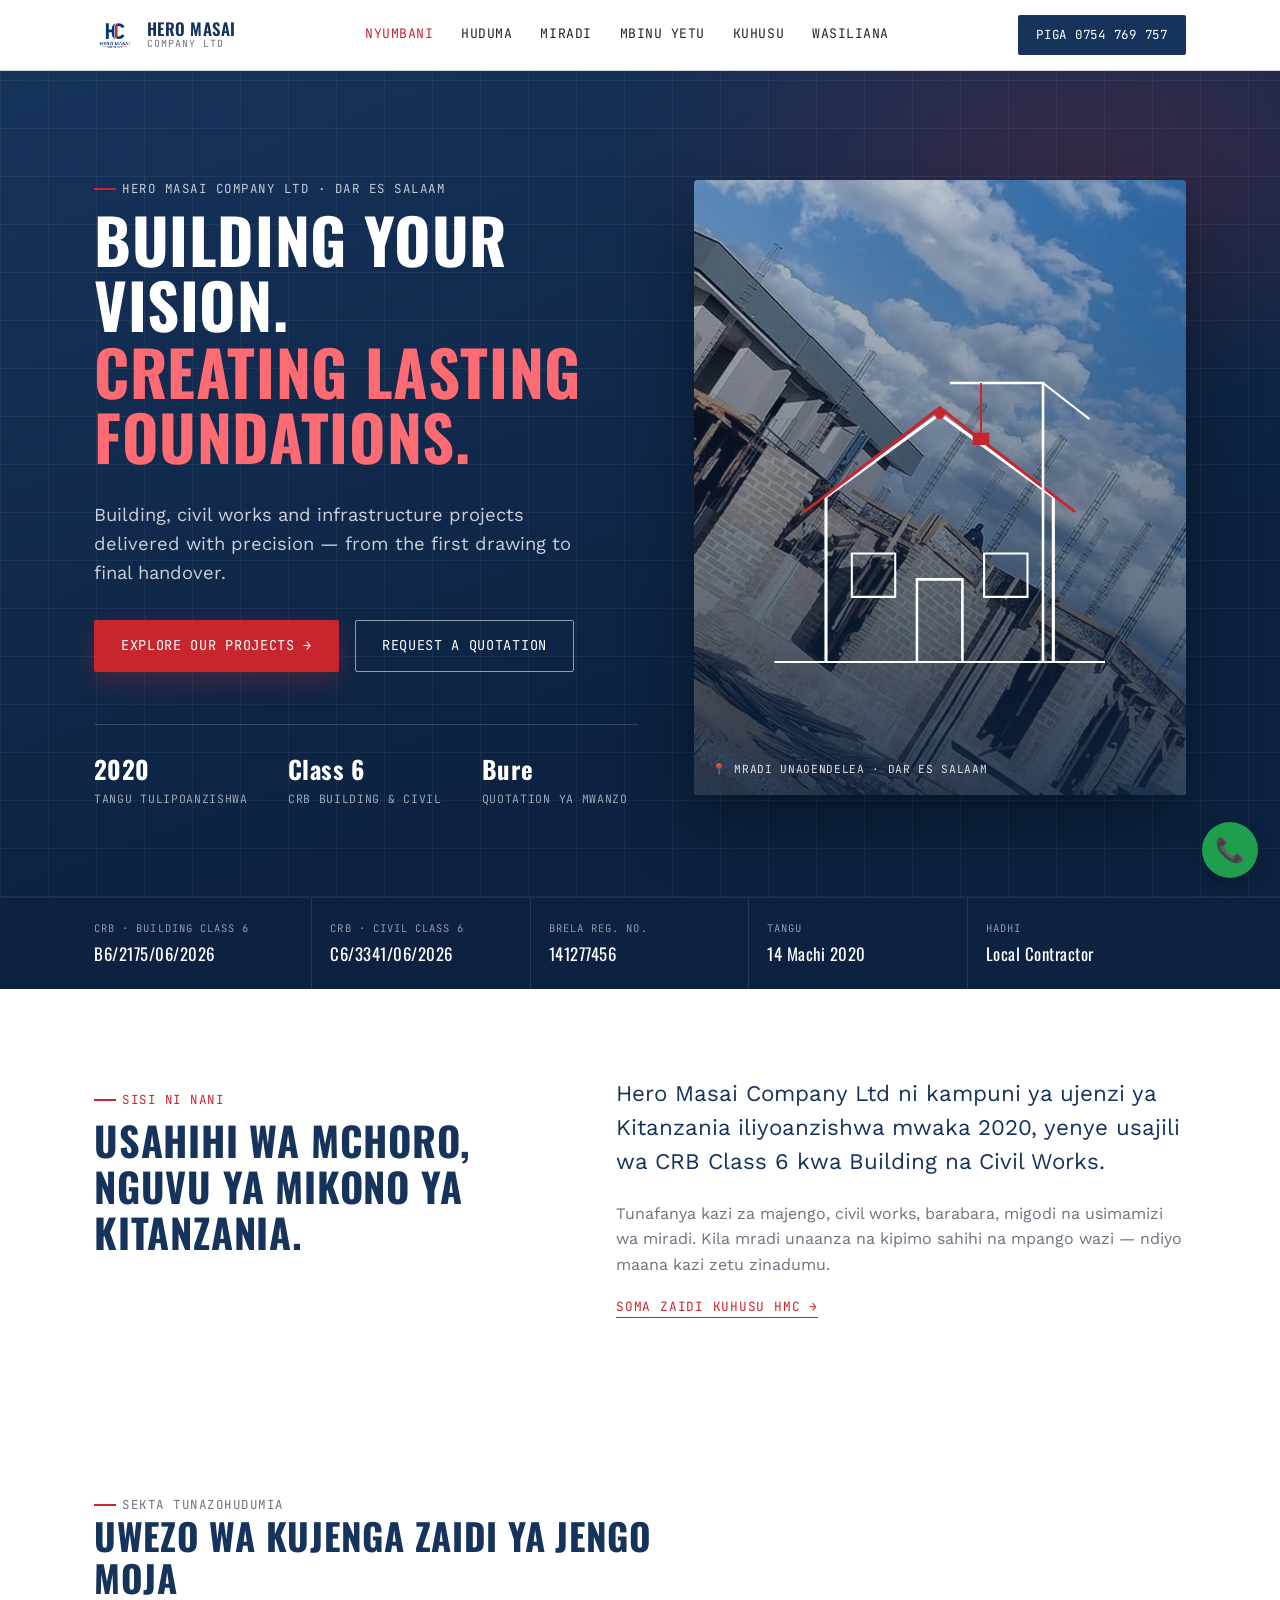
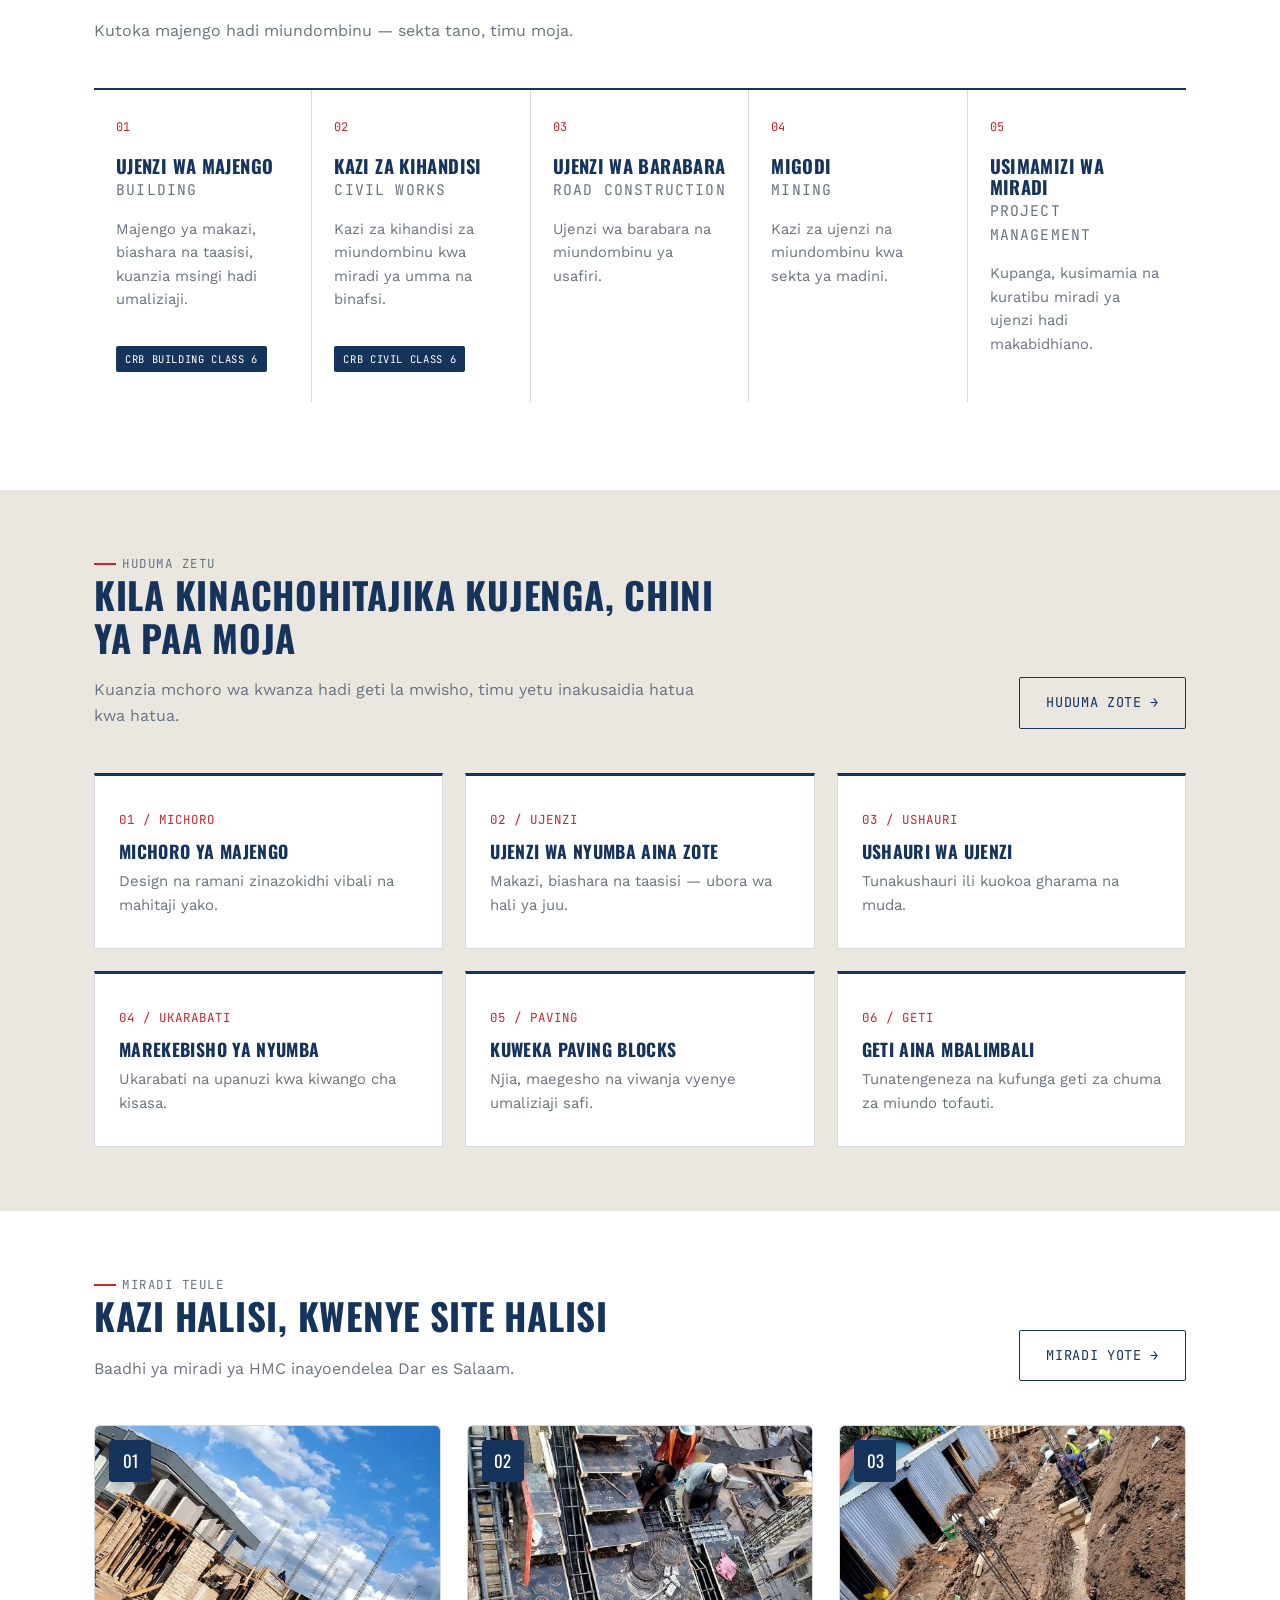
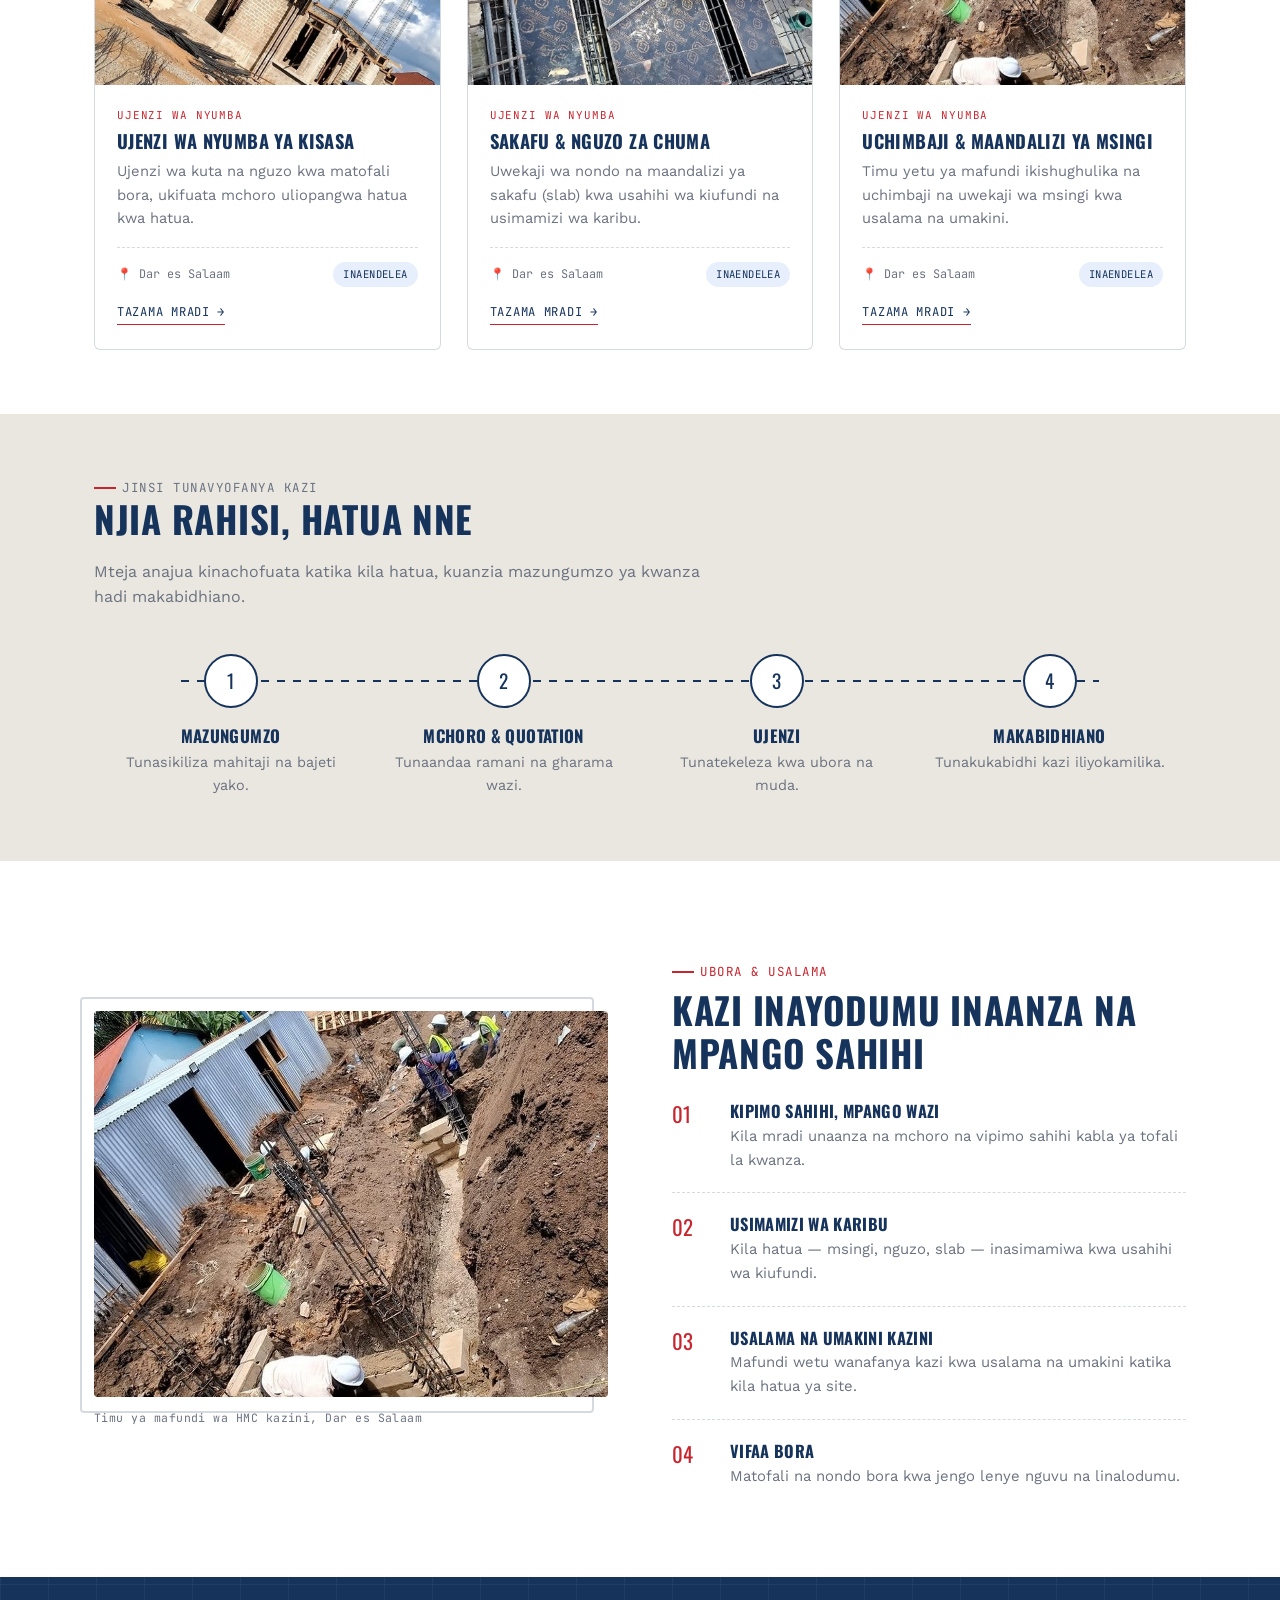
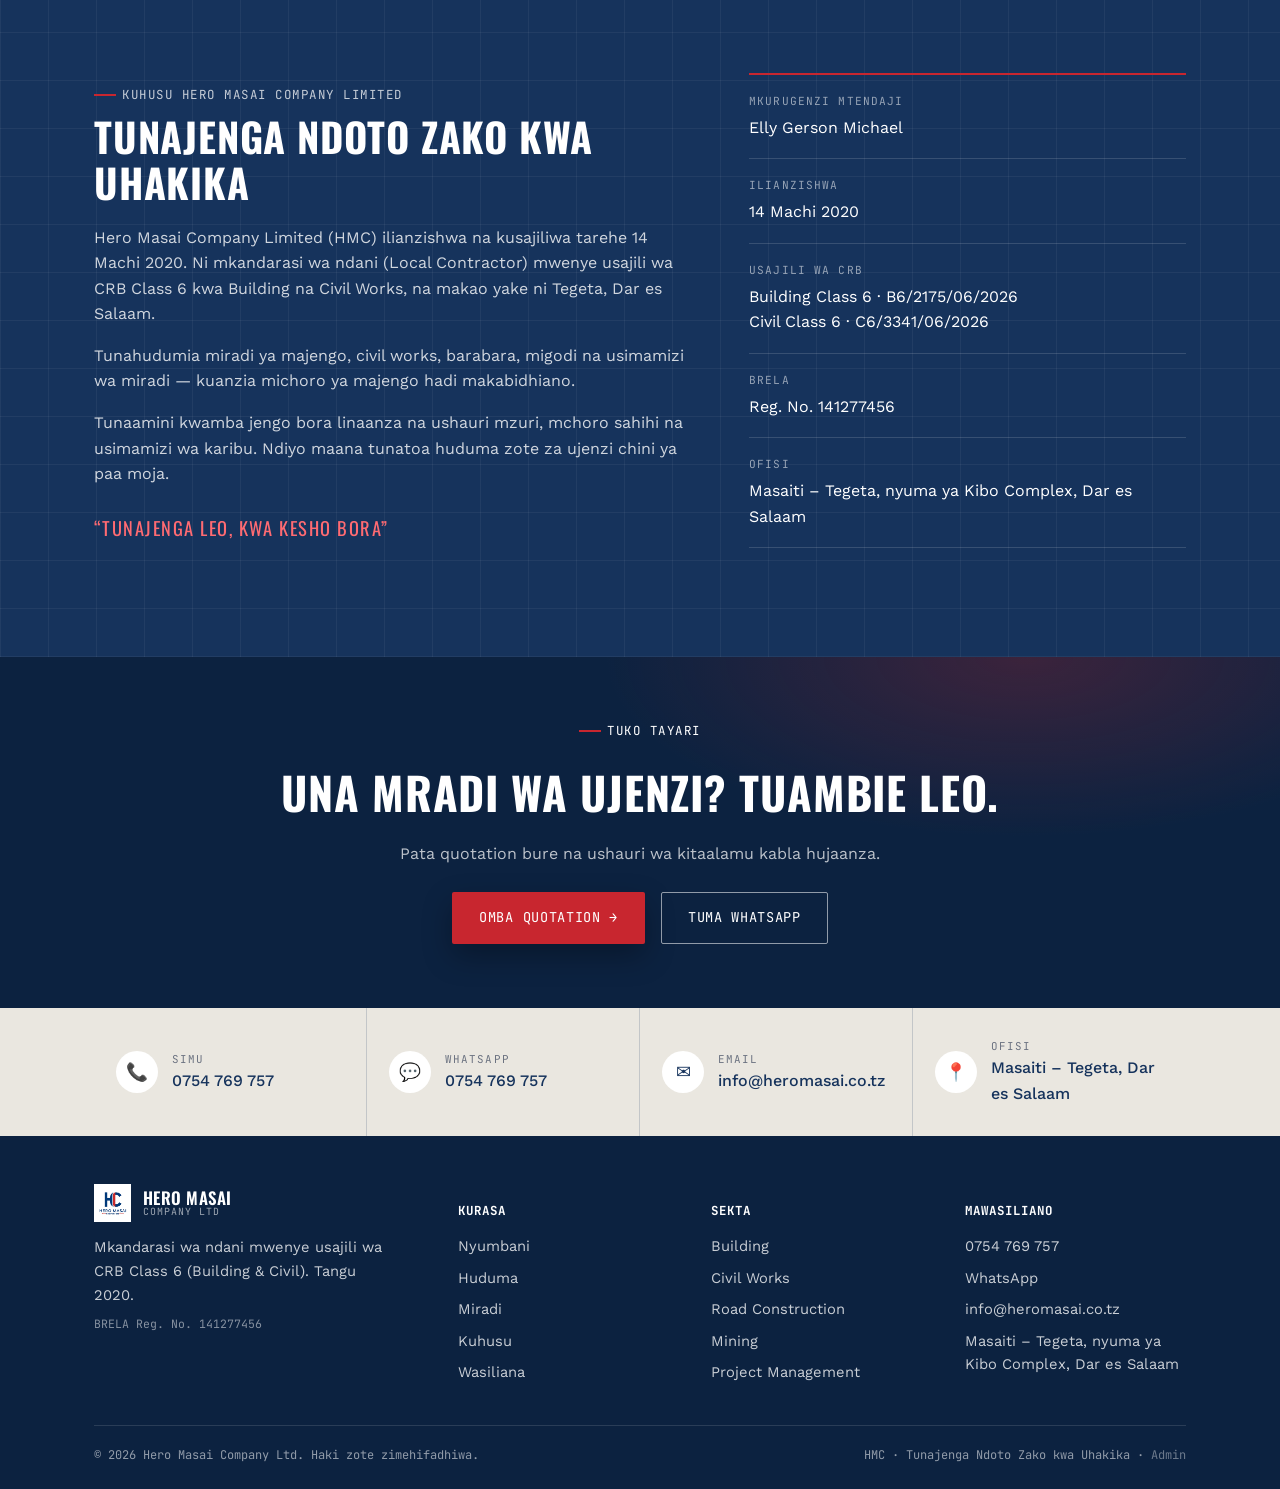
<file: index.html>
<!DOCTYPE html>
<html lang="sw">
<head>
<meta charset="UTF-8">
<meta name="viewport" content="width=device-width, initial-scale=1.0">
<title>Hero Masai Company Ltd | Ujenzi wa Kisasa, Dar es Salaam</title>
<meta name="description" content="Hero Masai Company Ltd: mkandarasi wa CRB Class 6 (Building &amp; Civil) tangu 2020. Majengo, civil works, barabara, migodi na usimamizi wa miradi. Tegeta, Dar es Salaam.">
<link rel="icon" href="assets/logo.jpg">
<link rel="preconnect" href="https://fonts.googleapis.com">
<link href="https://fonts.googleapis.com/css2?family=Oswald:wght@500;600;700&family=Work+Sans:wght@400;500;600&family=JetBrains+Mono:wght@400;500&display=swap" rel="stylesheet">
<link rel="stylesheet" href="css/style.css">
</head>
<body>

<!-- ================= 1. NAVIGATION ================= -->
<header class="site">
  <div class="nav">
    <a href="index.html" class="brand">
      <img src="assets/logo.jpg" alt="Hero Masai Company Ltd logo">
      <span class="brand-text">HERO MASAI<small>Company Ltd</small></span>
    </a>
    <nav class="links">
      <a href="index.html" class="active">Nyumbani</a>
      <a href="huduma.html">Huduma</a>
      <a href="portfolio.html">Miradi</a>
      <a href="index.html#mbinu">Mbinu Yetu</a>
      <a href="index.html#kuhusu">Kuhusu</a>
      <a href="wasiliana.html">Wasiliana</a>
    </nav>
    <a href="tel:+255754769757" class="nav-cta">Piga 0754 769 757</a>
    <button class="menu-toggle" aria-label="Fungua menyu">&#9776;</button>
  </div>
</header>

<!-- ================= 2. HERO ================= -->
<section class="hx">
  <div class="wrap hx-grid">
    <div class="hx-text">
      <p class="eyebrow">Hero Masai Company Ltd &middot; Dar es Salaam</p>
      <h1>
        <span class="wordline"><span>Building Your Vision.</span></span>
        <span class="wordline"><span class="hx-accent">Creating Lasting Foundations.</span></span>
      </h1>
      <p class="hx-lead">Building, civil works and infrastructure projects delivered with precision &mdash; from the first drawing to final handover.</p>
      <div class="cta-row">
        <a href="portfolio.html" class="btn btn-primary">Explore Our Projects &rarr;</a>
        <a href="wasiliana.html#contact-form" class="btn btn-ghost">Request a Quotation</a>
      </div>
      <div class="hx-facts">
        <div><strong>2020</strong>Tangu tulipoanzishwa</div>
        <div><strong>Class 6</strong>CRB Building &amp; Civil</div>
        <div><strong>Bure</strong>Quotation ya mwanzo</div>
      </div>
    </div>

    <!-- Picha halisi ya mradi wa HMC + blueprint inayojichora juu yake.
         Picha ya jengo lililokamilika ikipatikana, badilisha src na caption hapa chini. -->
    <figure class="hx-visual">
      <img src="assets/mradi-2.jpg" alt="Mradi wa HMC unaoendelea, Dar es Salaam" width="1000" height="750">
      <svg viewBox="0 0 400 400" fill="none" xmlns="http://www.w3.org/2000/svg" aria-hidden="true">
        <line class="draw" x1="40" y1="330" x2="360" y2="330" stroke="#fff" stroke-width="2"/>
        <path class="draw s2" d="M90 330 V170 L200 90 L310 170 V330" stroke="#fff" stroke-width="3" stroke-linejoin="round"/>
        <path class="draw s2" d="M70 184 L200 84 L330 184" stroke="#c8262f" stroke-width="3" stroke-linecap="round"/>
        <path class="draw s3" d="M178 330 V250 H222 V330" stroke="#fff" stroke-width="2.5"/>
        <rect class="draw s3" x="115" y="225" width="42" height="42" stroke="#fff" stroke-width="2"/>
        <rect class="draw s3" x="243" y="225" width="42" height="42" stroke="#fff" stroke-width="2"/>
        <rect class="win-light" x="119" y="229" width="34" height="34" fill="rgba(200,38,47,0)"/>
        <rect class="win-light w2" x="247" y="229" width="34" height="34" fill="rgba(200,38,47,0)"/>
        <rect class="win-light w3" x="182" y="254" width="36" height="40" fill="rgba(200,38,47,0)"/>
        <g class="crane-arm">
          <path class="draw s2" d="M300 330 V60 H210" stroke="#fff" stroke-width="2.5"/>
          <line class="draw s3" x1="300" y1="60" x2="345" y2="95" stroke="#fff" stroke-width="2"/>
          <line class="draw s3" x1="240" y1="60" x2="240" y2="110" stroke="#c8262f" stroke-width="2"/>
          <rect x="232" y="108" width="16" height="12" fill="#c8262f" class="hv-fill"/>
        </g>
        <circle class="hv-fill" cx="200" cy="90" r="5" fill="#c8262f"/>
      </svg>
      <figcaption>&#128205; Mradi unaoendelea &middot; Dar es Salaam</figcaption>
    </figure>
  </div>
</section>

<!-- ================= USAJILI (taarifa zilizothibitishwa na HMC) ================= -->
<section class="creds">
  <div class="wrap creds-row">
    <div><small>CRB &middot; Building Class 6</small>B6/2175/06/2026</div>
    <div><small>CRB &middot; Civil Class 6</small>C6/3341/06/2026</div>
    <div><small>BRELA Reg. No.</small>141277456</div>
    <div><small>Tangu</small>14 Machi 2020</div>
    <div><small>Hadhi</small>Local Contractor</div>
  </div>
</section>

<!-- ================= 3. COMPANY INTRODUCTION ================= -->
<section class="intro">
  <div class="wrap intro-grid reveal">
    <div>
      <p class="eyebrow">Sisi ni Nani</p>
      <h2>Usahihi wa mchoro, nguvu ya mikono ya Kitanzania.</h2>
    </div>
    <div class="intro-copy">
      <p class="intro-big">Hero Masai Company Ltd ni kampuni ya ujenzi ya Kitanzania iliyoanzishwa mwaka 2020, yenye usajili wa CRB Class 6 kwa Building na Civil Works.</p>
      <p>Tunafanya kazi za majengo, civil works, barabara, migodi na usimamizi wa miradi. Kila mradi unaanza na kipimo sahihi na mpango wazi &mdash; ndiyo maana kazi zetu zinadumu.</p>
      <a href="#kuhusu" class="text-link">Soma zaidi kuhusu HMC &rarr;</a>
    </div>
  </div>
</section>

<!-- ================= SEKTA (inashirikiwa na huduma.html) ================= -->
<section class="sectors" id="sekta">
  <div class="wrap">
    <div class="head-row reveal">
      <div class="section-head">
        <p class="eyebrow">Sekta Tunazohudumia</p>
        <h2>Uwezo wa kujenga zaidi ya jengo moja</h2>
        <p>Kutoka majengo hadi miundombinu &mdash; sekta tano, timu moja.</p>
      </div>
    </div>
    <div class="sector-grid">
      <article class="sector reveal d1"><span class="sector-no">01</span><h3>Ujenzi wa Majengo</h3><p class="sector-en">Building</p><p>Majengo ya makazi, biashara na taasisi, kuanzia msingi hadi umaliziaji.</p><span class="sector-badge">CRB Building Class 6</span></article>
      <article class="sector reveal d2"><span class="sector-no">02</span><h3>Kazi za Kihandisi</h3><p class="sector-en">Civil Works</p><p>Kazi za kihandisi za miundombinu kwa miradi ya umma na binafsi.</p><span class="sector-badge">CRB Civil Class 6</span></article>
      <article class="sector reveal d3"><span class="sector-no">03</span><h3>Ujenzi wa Barabara</h3><p class="sector-en">Road Construction</p><p>Ujenzi wa barabara na miundombinu ya usafiri.</p></article>
      <article class="sector reveal d1"><span class="sector-no">04</span><h3>Migodi</h3><p class="sector-en">Mining</p><p>Kazi za ujenzi na miundombinu kwa sekta ya madini.</p></article>
      <article class="sector reveal d2"><span class="sector-no">05</span><h3>Usimamizi wa Miradi</h3><p class="sector-en">Project Management</p><p>Kupanga, kusimamia na kuratibu miradi ya ujenzi hadi makabidhiano.</p></article>
    </div>
  </div>
</section>
<!-- ================= /SEKTA ================= -->

<!-- ================= 4. SERVICES ================= -->
<section class="bg-concrete" id="huduma">
  <div class="wrap">
    <div class="head-row reveal">
      <div class="section-head">
        <p class="eyebrow">Huduma Zetu</p>
        <h2>Kila kinachohitajika kujenga, chini ya paa moja</h2>
        <p>Kuanzia mchoro wa kwanza hadi geti la mwisho, timu yetu inakusaidia hatua kwa hatua.</p>
      </div>
      <a href="huduma.html" class="btn btn-outline">Huduma Zote &rarr;</a>
    </div>
    <div class="services-grid">
      <a href="huduma.html" class="service-card blueprint-frame reveal d1"><span class="num">01 / MICHORO</span><h3>Michoro ya Majengo</h3><p>Design na ramani zinazokidhi vibali na mahitaji yako.</p></a>
      <a href="huduma.html" class="service-card blueprint-frame reveal d2"><span class="num">02 / UJENZI</span><h3>Ujenzi wa Nyumba Aina Zote</h3><p>Makazi, biashara na taasisi &mdash; ubora wa hali ya juu.</p></a>
      <a href="huduma.html" class="service-card blueprint-frame reveal d3"><span class="num">03 / USHAURI</span><h3>Ushauri wa Ujenzi</h3><p>Tunakushauri ili kuokoa gharama na muda.</p></a>
      <a href="huduma.html" class="service-card blueprint-frame reveal d1"><span class="num">04 / UKARABATI</span><h3>Marekebisho ya Nyumba</h3><p>Ukarabati na upanuzi kwa kiwango cha kisasa.</p></a>
      <a href="huduma.html" class="service-card blueprint-frame reveal d2"><span class="num">05 / PAVING</span><h3>Kuweka Paving Blocks</h3><p>Njia, maegesho na viwanja vyenye umaliziaji safi.</p></a>
      <a href="huduma.html" class="service-card blueprint-frame reveal d3"><span class="num">06 / GETI</span><h3>Geti Aina Mbalimbali</h3><p>Tunatengeneza na kufunga geti za chuma za miundo tofauti.</p></a>
    </div>
  </div>
</section>

<!-- ================= 5. FEATURED PROJECTS ================= -->
<!-- Kadi zinatoka js/projects.js (miradi yenye featured: true) -->
<section id="miradi">
  <div class="wrap">
    <div class="head-row reveal">
      <div class="section-head">
        <p class="eyebrow">Miradi Teule</p>
        <h2>Kazi halisi, kwenye site halisi</h2>
        <p>Baadhi ya miradi ya HMC inayoendelea Dar es Salaam.</p>
      </div>
      <a href="portfolio.html" class="btn btn-outline">Miradi Yote &rarr;</a>
    </div>
    <div class="proj-grid" data-projects="featured"></div>
    <noscript><p><a href="portfolio.html">Tazama miradi yetu yote &rarr;</a></p></noscript>
  </div>
</section>

<!-- ================= 6. HOW WE DELIVER ================= -->
<section class="process bg-concrete" id="mbinu">
  <div class="wrap">
    <div class="section-head reveal">
      <p class="eyebrow">Jinsi Tunavyofanya Kazi</p>
      <h2>Njia rahisi, hatua nne</h2>
      <p>Mteja anajua kinachofuata katika kila hatua, kuanzia mazungumzo ya kwanza hadi makabidhiano.</p>
    </div>
    <div class="process-track">
      <div class="step reveal d1"><div class="dot">1</div><h3>Mazungumzo</h3><p>Tunasikiliza mahitaji na bajeti yako.</p></div>
      <div class="step reveal d2"><div class="dot">2</div><h3>Mchoro &amp; Quotation</h3><p>Tunaandaa ramani na gharama wazi.</p></div>
      <div class="step reveal d3"><div class="dot">3</div><h3>Ujenzi</h3><p>Tunatekeleza kwa ubora na muda.</p></div>
      <div class="step reveal d4"><div class="dot">4</div><h3>Makabidhiano</h3><p>Tunakukabidhi kazi iliyokamilika.</p></div>
    </div>
  </div>
</section>

<!-- ================= 7. QUALITY & SAFETY ================= -->
<!-- Maandishi yanatoka kwenye maudhui yaliyopo ya HMC. Sera rasmi ya usalama (HSE) na vyeti vikipatikana, viongezwe hapa. -->
<section class="quality" id="ubora">
  <div class="wrap quality-grid">
    <figure class="quality-media reveal">
      <img src="assets/mradi-5.jpg" alt="Mafundi wa HMC wakichimba msingi wakiwa na kofia za usalama" width="1000" height="750" loading="lazy">
      <figcaption>Timu ya mafundi wa HMC kazini, Dar es Salaam</figcaption>
    </figure>
    <div class="reveal d2">
      <p class="eyebrow">Ubora &amp; Usalama</p>
      <h2>Kazi inayodumu inaanza na mpango sahihi</h2>
      <ul class="pillars">
        <li><span>01</span><div><h3>Kipimo sahihi, mpango wazi</h3><p>Kila mradi unaanza na mchoro na vipimo sahihi kabla ya tofali la kwanza.</p></div></li>
        <li><span>02</span><div><h3>Usimamizi wa karibu</h3><p>Kila hatua &mdash; msingi, nguzo, slab &mdash; inasimamiwa kwa usahihi wa kiufundi.</p></div></li>
        <li><span>03</span><div><h3>Usalama na umakini kazini</h3><p>Mafundi wetu wanafanya kazi kwa usalama na umakini katika kila hatua ya site.</p></div></li>
        <li><span>04</span><div><h3>Vifaa bora</h3><p>Matofali na nondo bora kwa jengo lenye nguvu na linalodumu.</p></div></li>
      </ul>
    </div>
  </div>
</section>

<!-- ================= 8. ABOUT ================= -->
<!-- TAARIFA ZINAZOSUBIRIWA KUTOKA HMC: viongozi wengine na picha, idadi ya miradi iliyokamilika, saa za kazi.
     Zisiongezwe bila uthibitisho wa HMC. -->
<section class="about" id="kuhusu">
  <div class="wrap about-grid">
    <div class="reveal">
      <p class="eyebrow">Kuhusu Hero Masai Company Limited</p>
      <h2>Tunajenga ndoto zako kwa uhakika</h2>
      <p>Hero Masai Company Limited (HMC) ilianzishwa na kusajiliwa tarehe 14 Machi 2020. Ni mkandarasi wa ndani (Local Contractor) mwenye usajili wa CRB Class 6 kwa Building na Civil Works, na makao yake ni Tegeta, Dar es Salaam.</p>
      <p>Tunahudumia miradi ya majengo, civil works, barabara, migodi na usimamizi wa miradi &mdash; kuanzia michoro ya majengo hadi makabidhiano.</p>
      <p>Tunaamini kwamba jengo bora linaanza na ushauri mzuri, mchoro sahihi na usimamizi wa karibu. Ndiyo maana tunatoa huduma zote za ujenzi chini ya paa moja.</p>
      <p class="motto">&ldquo;Tunajenga Leo, kwa Kesho Bora&rdquo;</p>
    </div>
    <dl class="about-facts reveal d2">
      <div><dt>Mkurugenzi Mtendaji</dt><dd>Elly Gerson Michael</dd></div>
      <div><dt>Ilianzishwa</dt><dd>14 Machi 2020</dd></div>
      <div><dt>Usajili wa CRB</dt><dd>Building Class 6 &middot; B6/2175/06/2026<br>Civil Class 6 &middot; C6/3341/06/2026</dd></div>
      <div><dt>BRELA</dt><dd>Reg. No. 141277456</dd></div>
      <div><dt>Ofisi</dt><dd>Masaiti &ndash; Tegeta, nyuma ya Kibo Complex, Dar es Salaam</dd></div>
    </dl>
  </div>
</section>

<!-- ================= 9. PROJECT INQUIRY CTA ================= -->
<section class="cta-band">
  <div class="wrap reveal">
    <p class="eyebrow" style="justify-content:center;color:#fff">Tuko Tayari</p>
    <h2>Una mradi wa ujenzi? Tuambie leo.</h2>
    <p>Pata quotation bure na ushauri wa kitaalamu kabla hujaanza.</p>
    <div class="cta-row" style="justify-content:center">
      <a href="wasiliana.html#contact-form" class="btn btn-primary">Omba Quotation &rarr;</a>
      <a href="https://wa.me/255754769757" class="btn btn-ghost" target="_blank" rel="noopener">Tuma WhatsApp</a>
    </div>
  </div>
</section>

<!-- ================= 10. CONTACT INFORMATION ================= -->
<section class="contact-strip">
  <div class="wrap contact-strip-grid">
    <a href="tel:+255754769757" class="cs-item reveal d1"><span class="cs-ico">&#128222;</span><span><small>Simu</small>0754 769 757</span></a>
    <a href="https://wa.me/255754769757" target="_blank" rel="noopener" class="cs-item reveal d2"><span class="cs-ico">&#128172;</span><span><small>WhatsApp</small>0754 769 757</span></a>
    <a href="mailto:info@heromasai.co.tz" class="cs-item reveal d3"><span class="cs-ico">&#9993;</span><span><small>Email</small>info@heromasai.co.tz</span></a>
    <a href="wasiliana.html#ofisi" class="cs-item reveal d4"><span class="cs-ico">&#128205;</span><span><small>Ofisi</small>Masaiti &ndash; Tegeta, Dar es Salaam</span></a>
  </div>
</section>

<!-- ================= 11. FOOTER ================= -->
<footer class="site">
  <div class="wrap">
    <div class="foot-grid foot-4">
      <div>
        <div class="brand" style="margin-bottom:14px">
          <img src="assets/logo.jpg" alt="HMC logo" style="height:38px">
          <span class="brand-text" style="color:white">HERO MASAI<small style="color:rgba(255,255,255,0.6)">Company Ltd</small></span>
        </div>
        <p style="max-width:300px">Mkandarasi wa ndani mwenye usajili wa CRB Class 6 (Building &amp; Civil). Tangu 2020.</p>
        <p style="font-family:var(--mono);font-size:0.72rem;color:rgba(255,255,255,0.5)">BRELA Reg. No. 141277456</p>
      </div>
      <div>
        <h4>Kurasa</h4>
        <p><a href="index.html">Nyumbani</a></p>
        <p><a href="huduma.html">Huduma</a></p>
        <p><a href="portfolio.html">Miradi</a></p>
        <p><a href="index.html#kuhusu">Kuhusu</a></p>
        <p><a href="wasiliana.html">Wasiliana</a></p>
      </div>
      <div>
        <h4>Sekta</h4>
        <p><a href="huduma.html#sekta">Building</a></p>
        <p><a href="huduma.html#sekta">Civil Works</a></p>
        <p><a href="huduma.html#sekta">Road Construction</a></p>
        <p><a href="huduma.html#sekta">Mining</a></p>
        <p><a href="huduma.html#sekta">Project Management</a></p>
      </div>
      <div>
        <h4>Mawasiliano</h4>
        <p><a href="tel:+255754769757">0754 769 757</a></p>
        <p><a href="https://wa.me/255754769757" target="_blank" rel="noopener">WhatsApp</a></p>
        <p><a href="mailto:info@heromasai.co.tz">info@heromasai.co.tz</a></p>
        <p>Masaiti &ndash; Tegeta, nyuma ya Kibo Complex, Dar es Salaam</p>
      </div>
    </div>
    <div class="foot-bottom">
      <span>&copy; <span id="year"></span> Hero Masai Company Ltd. Haki zote zimehifadhiwa.</span>
      <span>HMC &middot; Tunajenga Ndoto Zako kwa Uhakika &middot; <a href="admin/login.html" style="color:rgba(255,255,255,0.4)">Admin</a></span>
    </div>
  </div>
</footer>

<a href="https://wa.me/255754769757" class="fab-whatsapp" aria-label="WhatsApp" target="_blank">&#128222;</a>

<script src="js/projects.js"></script>
<script src="js/script.js"></script>
</body>
</html>
</file>
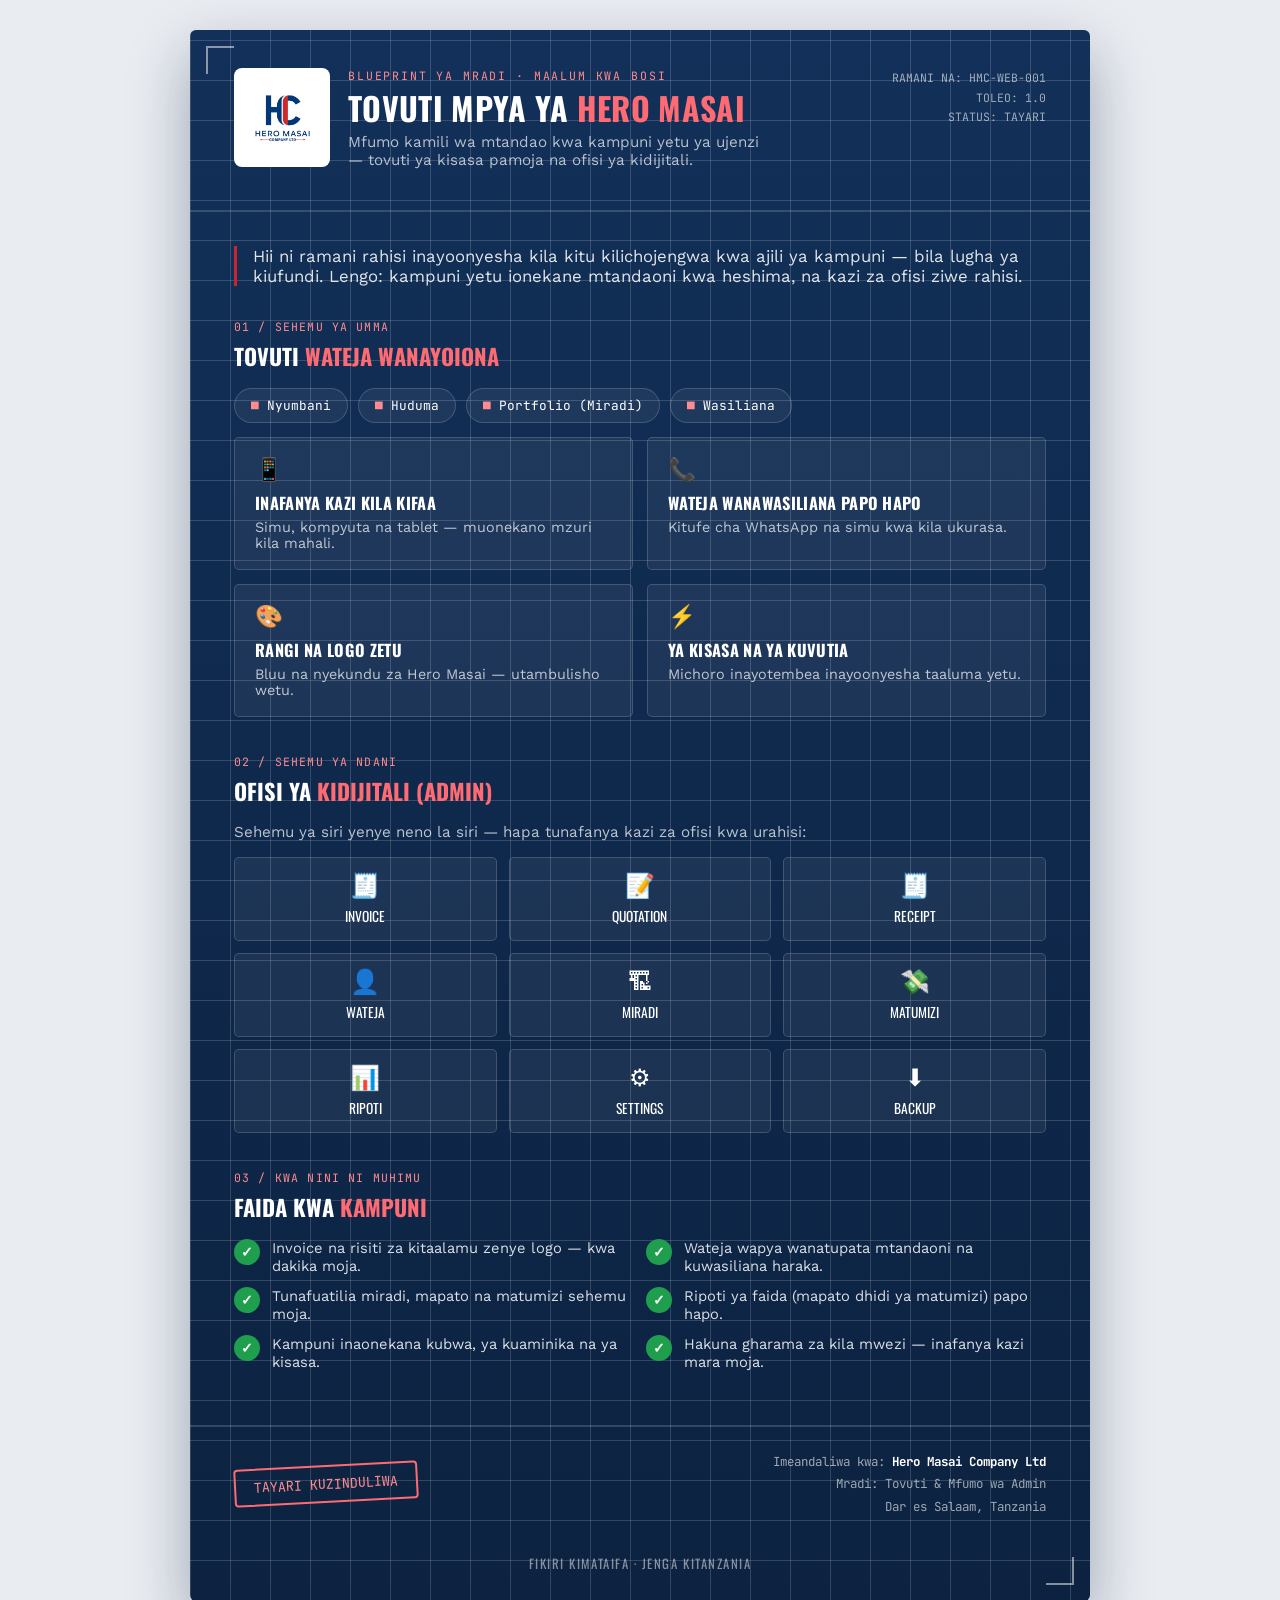
<file: HMC-Blueprint-Mradi.html>
<!DOCTYPE html>
<html lang="sw">
<head>
<meta charset="UTF-8">
<meta name="viewport" content="width=device-width, initial-scale=1.0">
<title>HMC — Blueprint ya Mradi wa Tovuti</title>
<link rel="preconnect" href="https://fonts.googleapis.com">
<link href="https://fonts.googleapis.com/css2?family=Oswald:wght@500;600;700&family=Work+Sans:wght@400;500;600&family=JetBrains+Mono:wght@400;500&display=swap" rel="stylesheet">
<style>
:root{--navy:#16335c;--navy-dark:#0c2240;--red:#c8262f;--paper:#0f2c52;--ink:#1a1f27;--steel:#5b6473;--line:rgba(255,255,255,.16)}
*{box-sizing:border-box}
body{margin:0;font-family:"Work Sans",sans-serif;color:var(--ink);background:#e9ecf1;padding:30px 14px}
.sheet{max-width:900px;margin:0 auto;background:var(--paper);border-radius:6px;overflow:hidden;box-shadow:0 24px 60px rgba(12,34,64,.35);
  background-image:
    repeating-linear-gradient(0deg,var(--line) 0 1px,transparent 1px 40px),
    repeating-linear-gradient(90deg,var(--line) 0 1px,transparent 1px 40px),
    linear-gradient(180deg,#123059,#0c2240);
  color:#fff;position:relative}
.sheet::before,.sheet::after{content:"";position:absolute;width:26px;height:26px;border:2px solid rgba(255,255,255,.5)}
.sheet::before{top:16px;left:16px;border-right:none;border-bottom:none}
.sheet::after{bottom:16px;right:16px;border-left:none;border-top:none}

.head{padding:38px 44px 26px;border-bottom:2px solid var(--line);display:flex;justify-content:space-between;align-items:flex-start;gap:20px;flex-wrap:wrap}
.head .logo{background:#fff;border-radius:8px;padding:10px;width:96px;flex-shrink:0}
.head .logo img{width:100%;display:block}
.head .t .eyebrow{font-family:"JetBrains Mono",monospace;font-size:.72rem;letter-spacing:.16em;text-transform:uppercase;color:#ff8a8f;margin-bottom:8px}
.head h1{font-family:"Oswald",sans-serif;text-transform:uppercase;font-size:2rem;margin:0;line-height:1.05;letter-spacing:.01em}
.head h1 span{color:#ff6b72}
.head .sub{color:rgba(255,255,255,.7);font-size:.95rem;margin-top:8px;max-width:430px}
.docref{font-family:"JetBrains Mono",monospace;font-size:.72rem;color:rgba(255,255,255,.6);text-align:right;line-height:1.7}

.body{padding:34px 44px 10px}
.lead{font-size:1.05rem;color:rgba(255,255,255,.88);border-left:3px solid var(--red);padding-left:16px;margin:0 0 30px}

.sec{margin-bottom:34px}
.sec-no{font-family:"JetBrains Mono",monospace;font-size:.72rem;letter-spacing:.1em;color:#ff8a8f;text-transform:uppercase}
.sec h2{font-family:"Oswald",sans-serif;text-transform:uppercase;font-size:1.4rem;margin:4px 0 16px;color:#fff}
.sec h2 .red{color:#ff6b72}

.grid{display:grid;grid-template-columns:1fr 1fr;gap:14px}
.card{background:rgba(255,255,255,.06);border:1px solid var(--line);border-radius:5px;padding:18px 20px}
.card .ico{font-size:1.4rem;margin-bottom:8px}
.card b{font-family:"Oswald",sans-serif;text-transform:uppercase;letter-spacing:.02em;font-size:1.02rem;color:#fff;display:block;margin-bottom:4px}
.card p{margin:0;color:rgba(255,255,255,.72);font-size:.9rem}

.pages{display:flex;gap:10px;flex-wrap:wrap;margin-bottom:8px}
.pg{background:rgba(255,255,255,.06);border:1px solid var(--line);border-radius:30px;padding:8px 16px;font-family:"JetBrains Mono",monospace;font-size:.8rem;color:#fff}
.pg b{color:#ff8a8f}

.admin-list{display:grid;grid-template-columns:1fr 1fr 1fr;gap:12px}
.al{background:rgba(255,255,255,.06);border:1px solid var(--line);border-radius:5px;padding:14px;text-align:center}
.al .ico{font-size:1.5rem}
.al span{display:block;font-family:"Oswald",sans-serif;text-transform:uppercase;font-size:.85rem;margin-top:6px;color:#fff}

.benefits{display:grid;grid-template-columns:1fr 1fr;gap:12px}
.bf{display:flex;gap:12px;align-items:flex-start}
.bf .chk{width:26px;height:26px;flex-shrink:0;border-radius:50%;background:#1f9e4d;color:#fff;display:flex;align-items:center;justify-content:center;font-size:.9rem;font-weight:700}
.bf p{margin:0;color:rgba(255,255,255,.85);font-size:.92rem}

.foot{margin-top:10px;border-top:2px solid var(--line);padding:24px 44px 36px;display:flex;justify-content:space-between;align-items:center;flex-wrap:wrap;gap:16px}
.foot .stamp{font-family:"JetBrains Mono",monospace;border:2px solid #ff6b72;color:#ff8a8f;padding:8px 18px;border-radius:4px;transform:rotate(-3deg);text-transform:uppercase;font-size:.85rem}
.foot .sign{font-family:"JetBrains Mono",monospace;font-size:.78rem;color:rgba(255,255,255,.6);text-align:right;line-height:1.8}
.foot .sign b{color:#fff}

.tagline{text-align:center;font-family:"Oswald",sans-serif;text-transform:uppercase;letter-spacing:.12em;color:rgba(255,255,255,.5);font-size:.8rem;padding:0 0 28px}

@media(max-width:640px){
  .grid,.benefits{grid-template-columns:1fr}
  .admin-list{grid-template-columns:1fr 1fr}
  .head h1{font-size:1.6rem}
  .body,.head,.foot{padding-left:24px;padding-right:24px}
}
@media print{body{background:#fff;padding:0}.sheet{box-shadow:none;border-radius:0}}
</style>
</head>
<body>
<div class="sheet">

  <div class="head">
    <div style="display:flex;gap:18px;align-items:flex-start">
      <div class="logo"><img src="[data-uri]" alt="Hero Masai Company Ltd"></div>
      <div class="t">
        <div class="eyebrow">Blueprint ya Mradi &middot; Maalum kwa Bosi</div>
        <h1>Tovuti Mpya ya <span>Hero Masai</span></h1>
        <p class="sub">Mfumo kamili wa mtandao kwa kampuni yetu ya ujenzi — tovuti ya kisasa pamoja na ofisi ya kidijitali.</p>
      </div>
    </div>
    <div class="docref">RAMANI NA: HMC&#8209;WEB&#8209;001<br>TOLEO: 1.0<br>STATUS: TAYARI</div>
  </div>

  <div class="body">
    <p class="lead">Hii ni ramani rahisi inayoonyesha kila kitu kilichojengwa kwa ajili ya kampuni — bila lugha ya kiufundi. Lengo: kampuni yetu ionekane mtandaoni kwa heshima, na kazi za ofisi ziwe rahisi.</p>

    <!-- 01 TOVUTI -->
    <div class="sec">
      <span class="sec-no">01 / Sehemu ya Umma</span>
      <h2>Tovuti <span class="red">Wateja Wanayoiona</span></h2>
      <div class="pages">
        <div class="pg"><b>&#9632;</b> Nyumbani</div>
        <div class="pg"><b>&#9632;</b> Huduma</div>
        <div class="pg"><b>&#9632;</b> Portfolio (Miradi)</div>
        <div class="pg"><b>&#9632;</b> Wasiliana</div>
      </div>
      <div class="grid" style="margin-top:14px">
        <div class="card"><div class="ico">&#128241;</div><b>Inafanya kazi kila kifaa</b><p>Simu, kompyuta na tablet — muonekano mzuri kila mahali.</p></div>
        <div class="card"><div class="ico">&#128222;</div><b>Wateja wanawasiliana papo hapo</b><p>Kitufe cha WhatsApp na simu kwa kila ukurasa.</p></div>
        <div class="card"><div class="ico">&#127912;</div><b>Rangi na logo zetu</b><p>Bluu na nyekundu za Hero Masai — utambulisho wetu.</p></div>
        <div class="card"><div class="ico">&#9889;</div><b>Ya kisasa na ya kuvutia</b><p>Michoro inayotembea inayoonyesha taaluma yetu.</p></div>
      </div>
    </div>

    <!-- 02 ADMIN -->
    <div class="sec">
      <span class="sec-no">02 / Sehemu ya Ndani</span>
      <h2>Ofisi ya <span class="red">Kidijitali (Admin)</span></h2>
      <p style="color:rgba(255,255,255,.72);margin:0 0 16px;font-size:.95rem">Sehemu ya siri yenye neno la siri — hapa tunafanya kazi za ofisi kwa urahisi:</p>
      <div class="admin-list">
        <div class="al"><div class="ico">&#129534;</div><span>Invoice</span></div>
        <div class="al"><div class="ico">&#128221;</div><span>Quotation</span></div>
        <div class="al"><div class="ico">&#129534;</div><span>Receipt</span></div>
        <div class="al"><div class="ico">&#128100;</div><span>Wateja</span></div>
        <div class="al"><div class="ico">&#127959;</div><span>Miradi</span></div>
        <div class="al"><div class="ico">&#128184;</div><span>Matumizi</span></div>
        <div class="al"><div class="ico">&#128202;</div><span>Ripoti</span></div>
        <div class="al"><div class="ico">&#9881;</div><span>Settings</span></div>
        <div class="al"><div class="ico">&#11015;</div><span>Backup</span></div>
      </div>
    </div>

    <!-- 03 FAIDA -->
    <div class="sec">
      <span class="sec-no">03 / Kwa Nini Ni Muhimu</span>
      <h2>Faida kwa <span class="red">Kampuni</span></h2>
      <div class="benefits">
        <div class="bf"><div class="chk">&#10003;</div><p>Invoice na risiti za kitaalamu zenye logo — kwa dakika moja.</p></div>
        <div class="bf"><div class="chk">&#10003;</div><p>Wateja wapya wanatupata mtandaoni na kuwasiliana haraka.</p></div>
        <div class="bf"><div class="chk">&#10003;</div><p>Tunafuatilia miradi, mapato na matumizi sehemu moja.</p></div>
        <div class="bf"><div class="chk">&#10003;</div><p>Ripoti ya faida (mapato dhidi ya matumizi) papo hapo.</p></div>
        <div class="bf"><div class="chk">&#10003;</div><p>Kampuni inaonekana kubwa, ya kuaminika na ya kisasa.</p></div>
        <div class="bf"><div class="chk">&#10003;</div><p>Hakuna gharama za kila mwezi — inafanya kazi mara moja.</p></div>
      </div>
    </div>
  </div>

  <div class="foot">
    <div class="stamp">Tayari Kuzinduliwa</div>
    <div class="sign">Imeandaliwa kwa: <b>Hero Masai Company Ltd</b><br>Mradi: Tovuti &amp; Mfumo wa Admin<br>Dar es Salaam, Tanzania</div>
  </div>
  <div class="tagline">Fikiri Kimataifa &middot; Jenga Kitanzania</div>

</div>
</body>
</html>
</file>
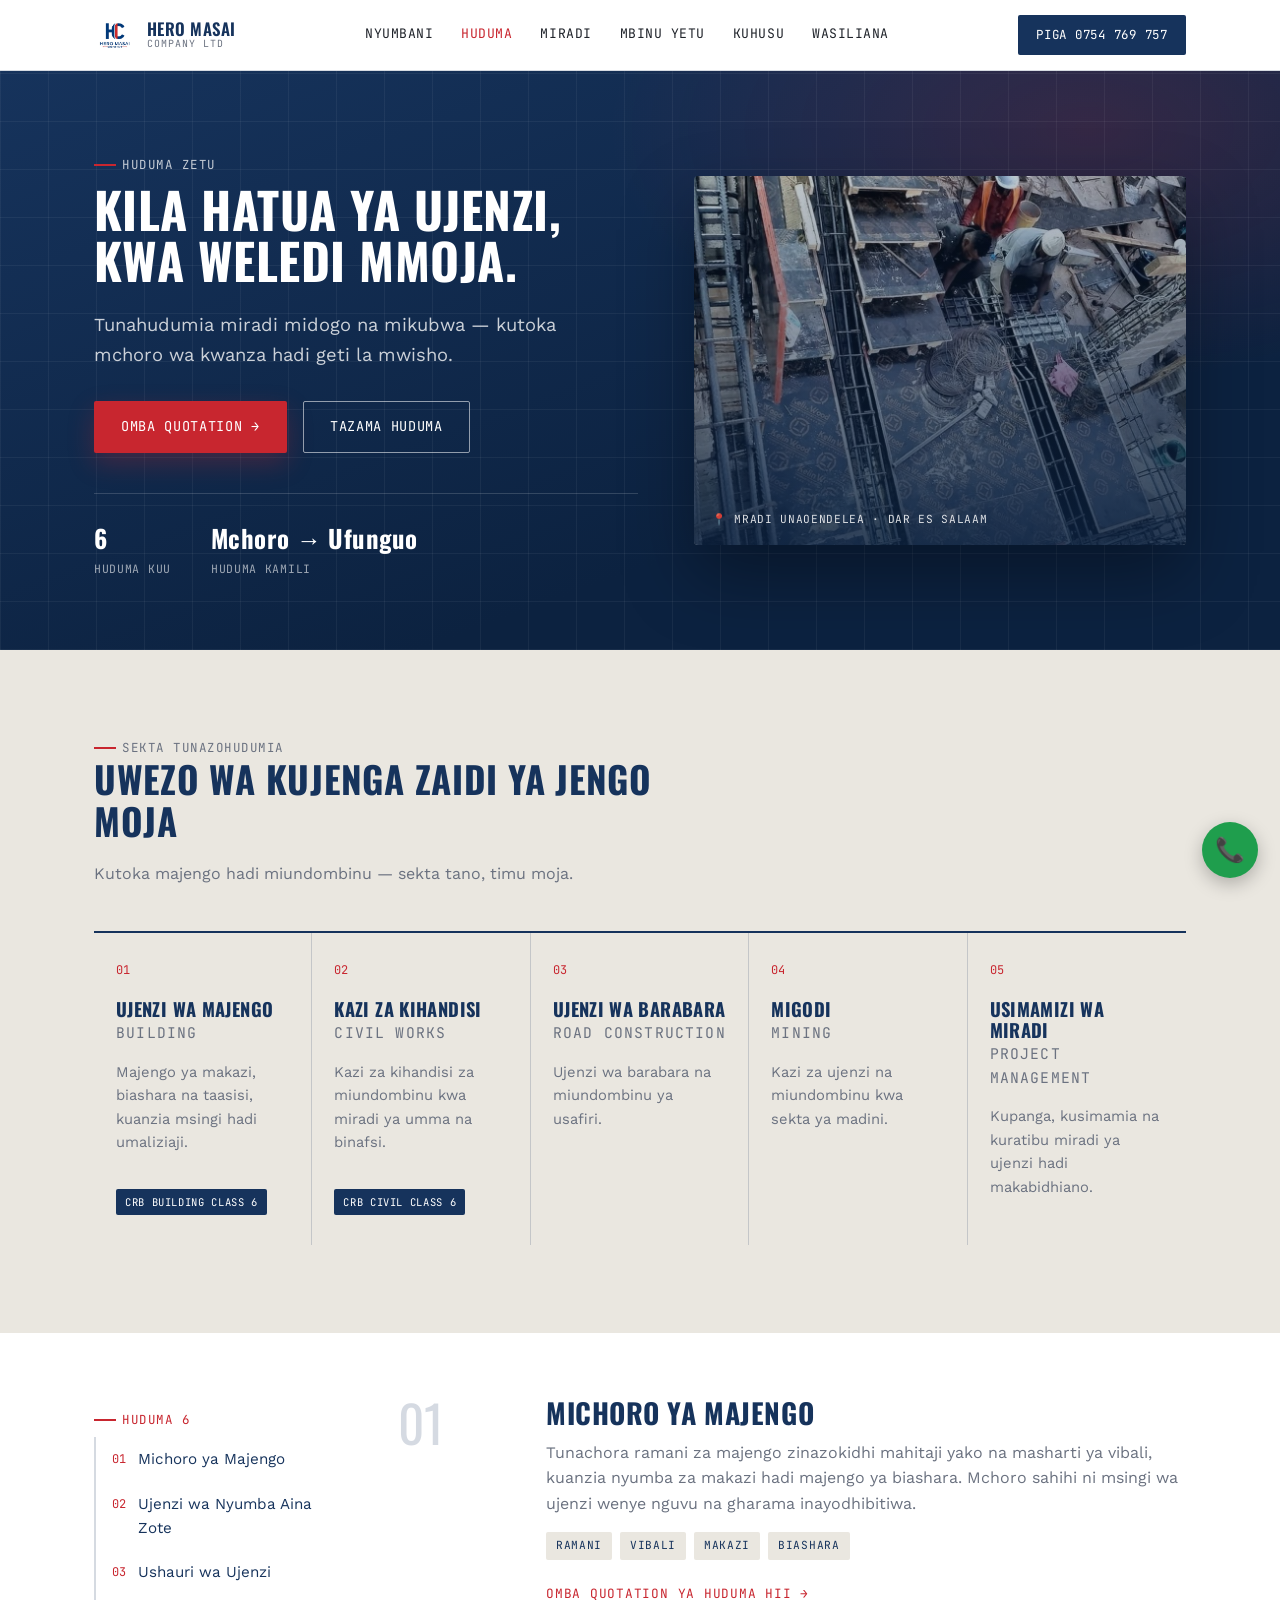
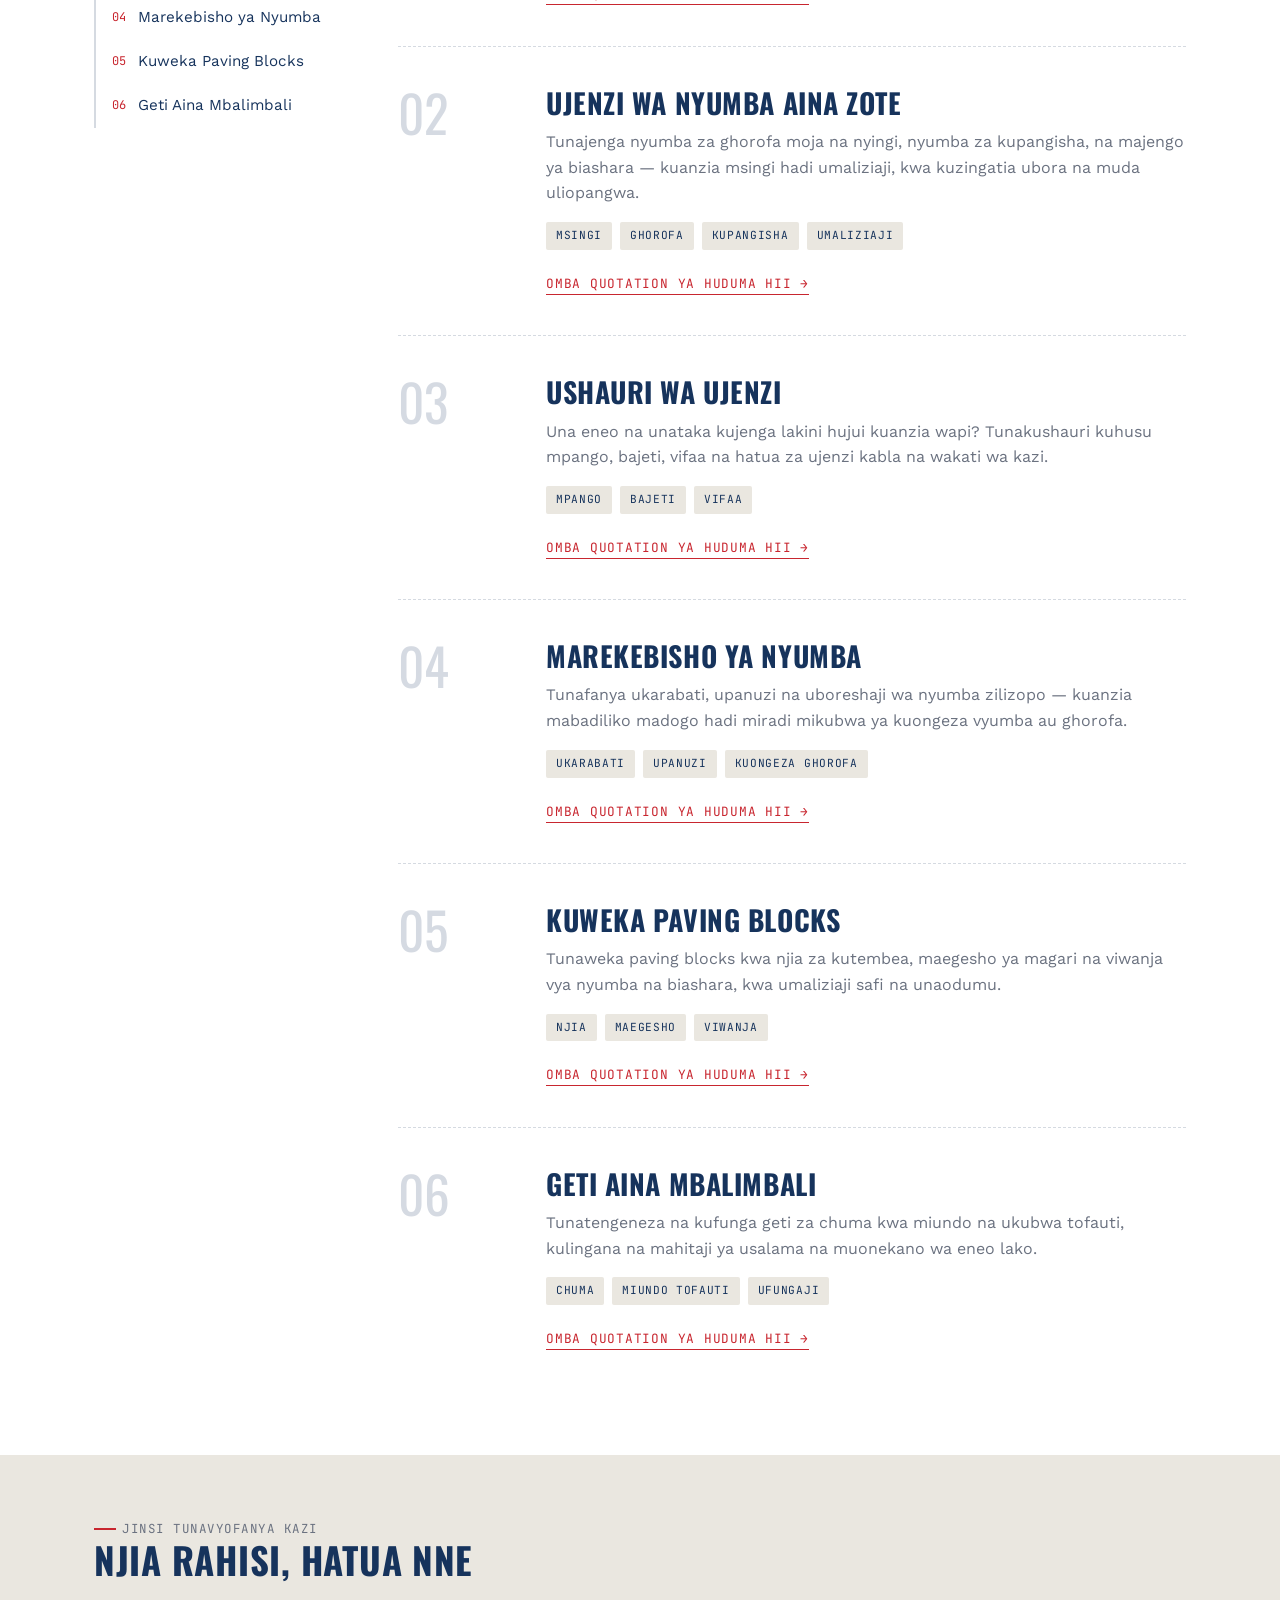
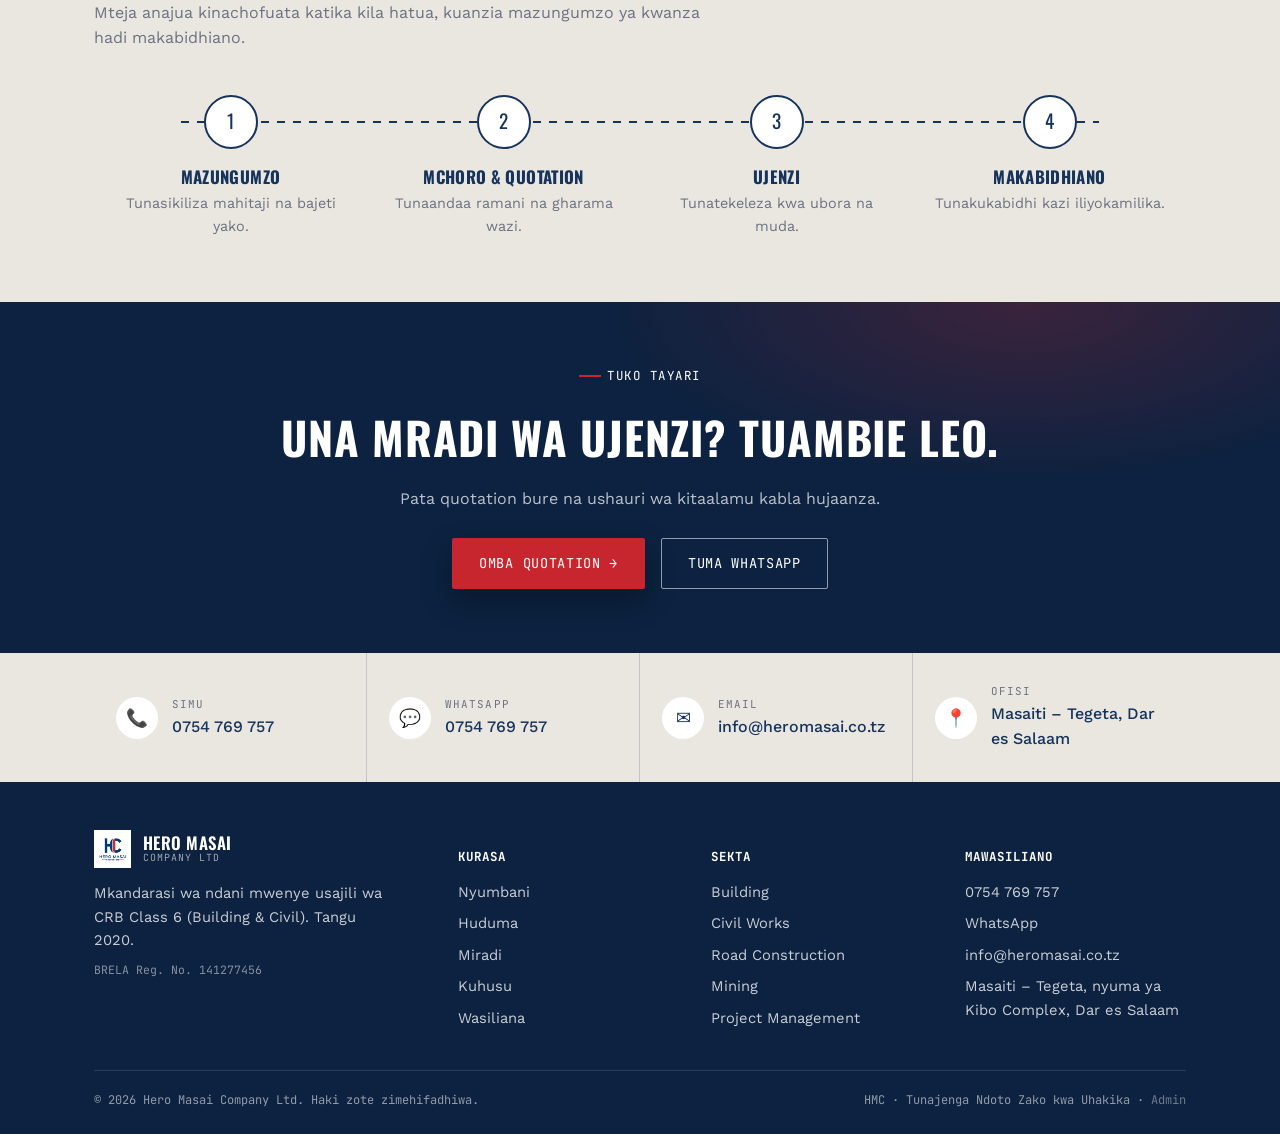
<file: huduma.html>
<!DOCTYPE html>
<html lang="sw">
<head>
<meta charset="UTF-8">
<meta name="viewport" content="width=device-width, initial-scale=1.0">
<title>Huduma Zetu | Hero Masai Company Ltd</title>
<meta name="description" content="Sekta na huduma za HMC: majengo, civil works, barabara, migodi, usimamizi wa miradi, michoro, ukarabati, paving blocks na geti.">
<link rel="icon" href="assets/logo.jpg">
<link rel="preconnect" href="https://fonts.googleapis.com">
<link href="https://fonts.googleapis.com/css2?family=Oswald:wght@500;600;700&family=Work+Sans:wght@400;500;600&family=JetBrains+Mono:wght@400;500&display=swap" rel="stylesheet">
<link rel="stylesheet" href="css/style.css">
</head>
<body>

<!-- ================= 1. NAVIGATION ================= -->
<header class="site">
  <div class="nav">
    <a href="index.html" class="brand">
      <img src="assets/logo.jpg" alt="Hero Masai Company Ltd logo">
      <span class="brand-text">HERO MASAI<small>Company Ltd</small></span>
    </a>
    <nav class="links">
      <a href="index.html">Nyumbani</a>
      <a href="huduma.html" class="active">Huduma</a>
      <a href="portfolio.html">Miradi</a>
      <a href="index.html#mbinu">Mbinu Yetu</a>
      <a href="index.html#kuhusu">Kuhusu</a>
      <a href="wasiliana.html">Wasiliana</a>
    </nav>
    <a href="tel:+255754769757" class="nav-cta">Piga 0754 769 757</a>
    <button class="menu-toggle" aria-label="Fungua menyu">&#9776;</button>
  </div>
</header>

<!-- ================= PAGE HERO (sehemu inayoshirikiwa na kurasa za ndani) ================= -->
<section class="hx hx-page">
  <div class="wrap hx-grid">
    <div class="hx-text">
      <p class="eyebrow">Huduma Zetu</p>
      <h1><span class="wordline"><span>Kila hatua ya ujenzi, kwa weledi mmoja.</span></span></h1>
      <p class="hx-lead">Tunahudumia miradi midogo na mikubwa &mdash; kutoka mchoro wa kwanza hadi geti la mwisho.</p>
      <div class="cta-row"><a href="wasiliana.html#contact-form" class="btn btn-primary">Omba Quotation &rarr;</a><a href="#huduma-zote" class="btn btn-ghost">Tazama Huduma</a></div>
      <div class="hx-facts"><div><strong class="count" data-to="6">0</strong>Huduma kuu</div><div><strong>Mchoro &rarr; Ufunguo</strong>Huduma kamili</div></div>
    </div>
    <figure class="hx-visual">
      <img src="assets/mradi-1.jpg" alt="Mafundi wa HMC wakiweka nondo za sakafu" width="1000" height="750">
      <figcaption>&#128205; Mradi unaoendelea &middot; Dar es Salaam</figcaption>
    </figure>
  </div>
</section>

<!-- ================= SEKTA (inashirikiwa na huduma.html) ================= -->
<section class="sectors bg-concrete" id="sekta">
  <div class="wrap">
    <div class="head-row reveal">
      <div class="section-head">
        <p class="eyebrow">Sekta Tunazohudumia</p>
        <h2>Uwezo wa kujenga zaidi ya jengo moja</h2>
        <p>Kutoka majengo hadi miundombinu &mdash; sekta tano, timu moja.</p>
      </div>
    </div>
    <div class="sector-grid">
      <article class="sector reveal d1"><span class="sector-no">01</span><h3>Ujenzi wa Majengo</h3><p class="sector-en">Building</p><p>Majengo ya makazi, biashara na taasisi, kuanzia msingi hadi umaliziaji.</p><span class="sector-badge">CRB Building Class 6</span></article>
      <article class="sector reveal d2"><span class="sector-no">02</span><h3>Kazi za Kihandisi</h3><p class="sector-en">Civil Works</p><p>Kazi za kihandisi za miundombinu kwa miradi ya umma na binafsi.</p><span class="sector-badge">CRB Civil Class 6</span></article>
      <article class="sector reveal d3"><span class="sector-no">03</span><h3>Ujenzi wa Barabara</h3><p class="sector-en">Road Construction</p><p>Ujenzi wa barabara na miundombinu ya usafiri.</p></article>
      <article class="sector reveal d1"><span class="sector-no">04</span><h3>Migodi</h3><p class="sector-en">Mining</p><p>Kazi za ujenzi na miundombinu kwa sekta ya madini.</p></article>
      <article class="sector reveal d2"><span class="sector-no">05</span><h3>Usimamizi wa Miradi</h3><p class="sector-en">Project Management</p><p>Kupanga, kusimamia na kuratibu miradi ya ujenzi hadi makabidhiano.</p></article>
    </div>
  </div>
</section>
<!-- ================= ORODHA YA HUDUMA ================= -->
<section id="huduma-zote">
  <div class="wrap svc-layout">
    <aside class="svc-side">
      <p class="eyebrow">Huduma 6</p>
      <nav><a href="#michoro"><span>01</span>Michoro ya Majengo</a><a href="#ujenzi"><span>02</span>Ujenzi wa Nyumba Aina Zote</a><a href="#ushauri"><span>03</span>Ushauri wa Ujenzi</a><a href="#ukarabati"><span>04</span>Marekebisho ya Nyumba</a><a href="#paving"><span>05</span>Kuweka Paving Blocks</a><a href="#geti"><span>06</span>Geti Aina Mbalimbali</a></nav>
    </aside>
    <div class="svc-list">
      <article class="svc-row reveal" id="michoro">
        <span class="svc-num">01</span>
        <div>
          <h2>Michoro ya Majengo</h2>
          <p>Tunachora ramani za majengo zinazokidhi mahitaji yako na masharti ya vibali, kuanzia nyumba za makazi hadi majengo ya biashara. Mchoro sahihi ni msingi wa ujenzi wenye nguvu na gharama inayodhibitiwa.</p>
          <ul class="svc-tags"><li>Ramani</li><li>Vibali</li><li>Makazi</li><li>Biashara</li></ul>
          <a class="text-link" href="wasiliana.html?huduma=Michoro%20ya%20Majengo#contact-form">Omba quotation ya huduma hii &rarr;</a>
        </div>
      </article>
      <article class="svc-row reveal" id="ujenzi">
        <span class="svc-num">02</span>
        <div>
          <h2>Ujenzi wa Nyumba Aina Zote</h2>
          <p>Tunajenga nyumba za ghorofa moja na nyingi, nyumba za kupangisha, na majengo ya biashara &mdash; kuanzia msingi hadi umaliziaji, kwa kuzingatia ubora na muda uliopangwa.</p>
          <ul class="svc-tags"><li>Msingi</li><li>Ghorofa</li><li>Kupangisha</li><li>Umaliziaji</li></ul>
          <a class="text-link" href="wasiliana.html?huduma=Ujenzi%20wa%20Nyumba#contact-form">Omba quotation ya huduma hii &rarr;</a>
        </div>
      </article>
      <article class="svc-row reveal" id="ushauri">
        <span class="svc-num">03</span>
        <div>
          <h2>Ushauri wa Ujenzi</h2>
          <p>Una eneo na unataka kujenga lakini hujui kuanzia wapi? Tunakushauri kuhusu mpango, bajeti, vifaa na hatua za ujenzi kabla na wakati wa kazi.</p>
          <ul class="svc-tags"><li>Mpango</li><li>Bajeti</li><li>Vifaa</li></ul>
          <a class="text-link" href="wasiliana.html?huduma=Ushauri%20wa%20Ujenzi#contact-form">Omba quotation ya huduma hii &rarr;</a>
        </div>
      </article>
      <article class="svc-row reveal" id="ukarabati">
        <span class="svc-num">04</span>
        <div>
          <h2>Marekebisho ya Nyumba</h2>
          <p>Tunafanya ukarabati, upanuzi na uboreshaji wa nyumba zilizopo &mdash; kuanzia mabadiliko madogo hadi miradi mikubwa ya kuongeza vyumba au ghorofa.</p>
          <ul class="svc-tags"><li>Ukarabati</li><li>Upanuzi</li><li>Kuongeza ghorofa</li></ul>
          <a class="text-link" href="wasiliana.html?huduma=Marekebisho%20ya%20Nyumba#contact-form">Omba quotation ya huduma hii &rarr;</a>
        </div>
      </article>
      <article class="svc-row reveal" id="paving">
        <span class="svc-num">05</span>
        <div>
          <h2>Kuweka Paving Blocks</h2>
          <p>Tunaweka paving blocks kwa njia za kutembea, maegesho ya magari na viwanja vya nyumba na biashara, kwa umaliziaji safi na unaodumu.</p>
          <ul class="svc-tags"><li>Njia</li><li>Maegesho</li><li>Viwanja</li></ul>
          <a class="text-link" href="wasiliana.html?huduma=Paving%20Blocks#contact-form">Omba quotation ya huduma hii &rarr;</a>
        </div>
      </article>
      <article class="svc-row reveal" id="geti">
        <span class="svc-num">06</span>
        <div>
          <h2>Geti Aina Mbalimbali</h2>
          <p>Tunatengeneza na kufunga geti za chuma kwa miundo na ukubwa tofauti, kulingana na mahitaji ya usalama na muonekano wa eneo lako.</p>
          <ul class="svc-tags"><li>Chuma</li><li>Miundo tofauti</li><li>Ufungaji</li></ul>
          <a class="text-link" href="wasiliana.html?huduma=Geti#contact-form">Omba quotation ya huduma hii &rarr;</a>
        </div>
      </article>
    </div>
  </div>
</section>

<!-- ================= 6. HOW WE DELIVER ================= -->
<section class="process bg-concrete" id="mbinu">
  <div class="wrap">
    <div class="section-head reveal">
      <p class="eyebrow">Jinsi Tunavyofanya Kazi</p>
      <h2>Njia rahisi, hatua nne</h2>
      <p>Mteja anajua kinachofuata katika kila hatua, kuanzia mazungumzo ya kwanza hadi makabidhiano.</p>
    </div>
    <div class="process-track">
      <div class="step reveal d1"><div class="dot">1</div><h3>Mazungumzo</h3><p>Tunasikiliza mahitaji na bajeti yako.</p></div>
      <div class="step reveal d2"><div class="dot">2</div><h3>Mchoro &amp; Quotation</h3><p>Tunaandaa ramani na gharama wazi.</p></div>
      <div class="step reveal d3"><div class="dot">3</div><h3>Ujenzi</h3><p>Tunatekeleza kwa ubora na muda.</p></div>
      <div class="step reveal d4"><div class="dot">4</div><h3>Makabidhiano</h3><p>Tunakukabidhi kazi iliyokamilika.</p></div>
    </div>
  </div>
</section>

<!-- ================= 9. PROJECT INQUIRY CTA ================= -->
<section class="cta-band">
  <div class="wrap reveal">
    <p class="eyebrow" style="justify-content:center;color:#fff">Tuko Tayari</p>
    <h2>Una mradi wa ujenzi? Tuambie leo.</h2>
    <p>Pata quotation bure na ushauri wa kitaalamu kabla hujaanza.</p>
    <div class="cta-row" style="justify-content:center">
      <a href="wasiliana.html#contact-form" class="btn btn-primary">Omba Quotation &rarr;</a>
      <a href="https://wa.me/255754769757" class="btn btn-ghost" target="_blank" rel="noopener">Tuma WhatsApp</a>
    </div>
  </div>
</section>

<!-- ================= 10. CONTACT INFORMATION ================= -->
<section class="contact-strip">
  <div class="wrap contact-strip-grid">
    <a href="tel:+255754769757" class="cs-item reveal d1"><span class="cs-ico">&#128222;</span><span><small>Simu</small>0754 769 757</span></a>
    <a href="https://wa.me/255754769757" target="_blank" rel="noopener" class="cs-item reveal d2"><span class="cs-ico">&#128172;</span><span><small>WhatsApp</small>0754 769 757</span></a>
    <a href="mailto:info@heromasai.co.tz" class="cs-item reveal d3"><span class="cs-ico">&#9993;</span><span><small>Email</small>info@heromasai.co.tz</span></a>
    <a href="wasiliana.html#ofisi" class="cs-item reveal d4"><span class="cs-ico">&#128205;</span><span><small>Ofisi</small>Masaiti &ndash; Tegeta, Dar es Salaam</span></a>
  </div>
</section>

<!-- ================= 11. FOOTER ================= -->
<footer class="site">
  <div class="wrap">
    <div class="foot-grid foot-4">
      <div>
        <div class="brand" style="margin-bottom:14px">
          <img src="assets/logo.jpg" alt="HMC logo" style="height:38px">
          <span class="brand-text" style="color:white">HERO MASAI<small style="color:rgba(255,255,255,0.6)">Company Ltd</small></span>
        </div>
        <p style="max-width:300px">Mkandarasi wa ndani mwenye usajili wa CRB Class 6 (Building &amp; Civil). Tangu 2020.</p>
        <p style="font-family:var(--mono);font-size:0.72rem;color:rgba(255,255,255,0.5)">BRELA Reg. No. 141277456</p>
      </div>
      <div>
        <h4>Kurasa</h4>
        <p><a href="index.html">Nyumbani</a></p>
        <p><a href="huduma.html">Huduma</a></p>
        <p><a href="portfolio.html">Miradi</a></p>
        <p><a href="index.html#kuhusu">Kuhusu</a></p>
        <p><a href="wasiliana.html">Wasiliana</a></p>
      </div>
      <div>
        <h4>Sekta</h4>
        <p><a href="huduma.html#sekta">Building</a></p>
        <p><a href="huduma.html#sekta">Civil Works</a></p>
        <p><a href="huduma.html#sekta">Road Construction</a></p>
        <p><a href="huduma.html#sekta">Mining</a></p>
        <p><a href="huduma.html#sekta">Project Management</a></p>
      </div>
      <div>
        <h4>Mawasiliano</h4>
        <p><a href="tel:+255754769757">0754 769 757</a></p>
        <p><a href="https://wa.me/255754769757" target="_blank" rel="noopener">WhatsApp</a></p>
        <p><a href="mailto:info@heromasai.co.tz">info@heromasai.co.tz</a></p>
        <p>Masaiti &ndash; Tegeta, nyuma ya Kibo Complex, Dar es Salaam</p>
      </div>
    </div>
    <div class="foot-bottom">
      <span>&copy; <span id="year"></span> Hero Masai Company Ltd. Haki zote zimehifadhiwa.</span>
      <span>HMC &middot; Tunajenga Ndoto Zako kwa Uhakika &middot; <a href="admin/login.html" style="color:rgba(255,255,255,0.4)">Admin</a></span>
    </div>
  </div>
</footer>

<a href="https://wa.me/255754769757" class="fab-whatsapp" aria-label="WhatsApp" target="_blank">&#128222;</a>

<script src="js/projects.js"></script>
<script src="js/script.js"></script>
</body>
</html>
</file>
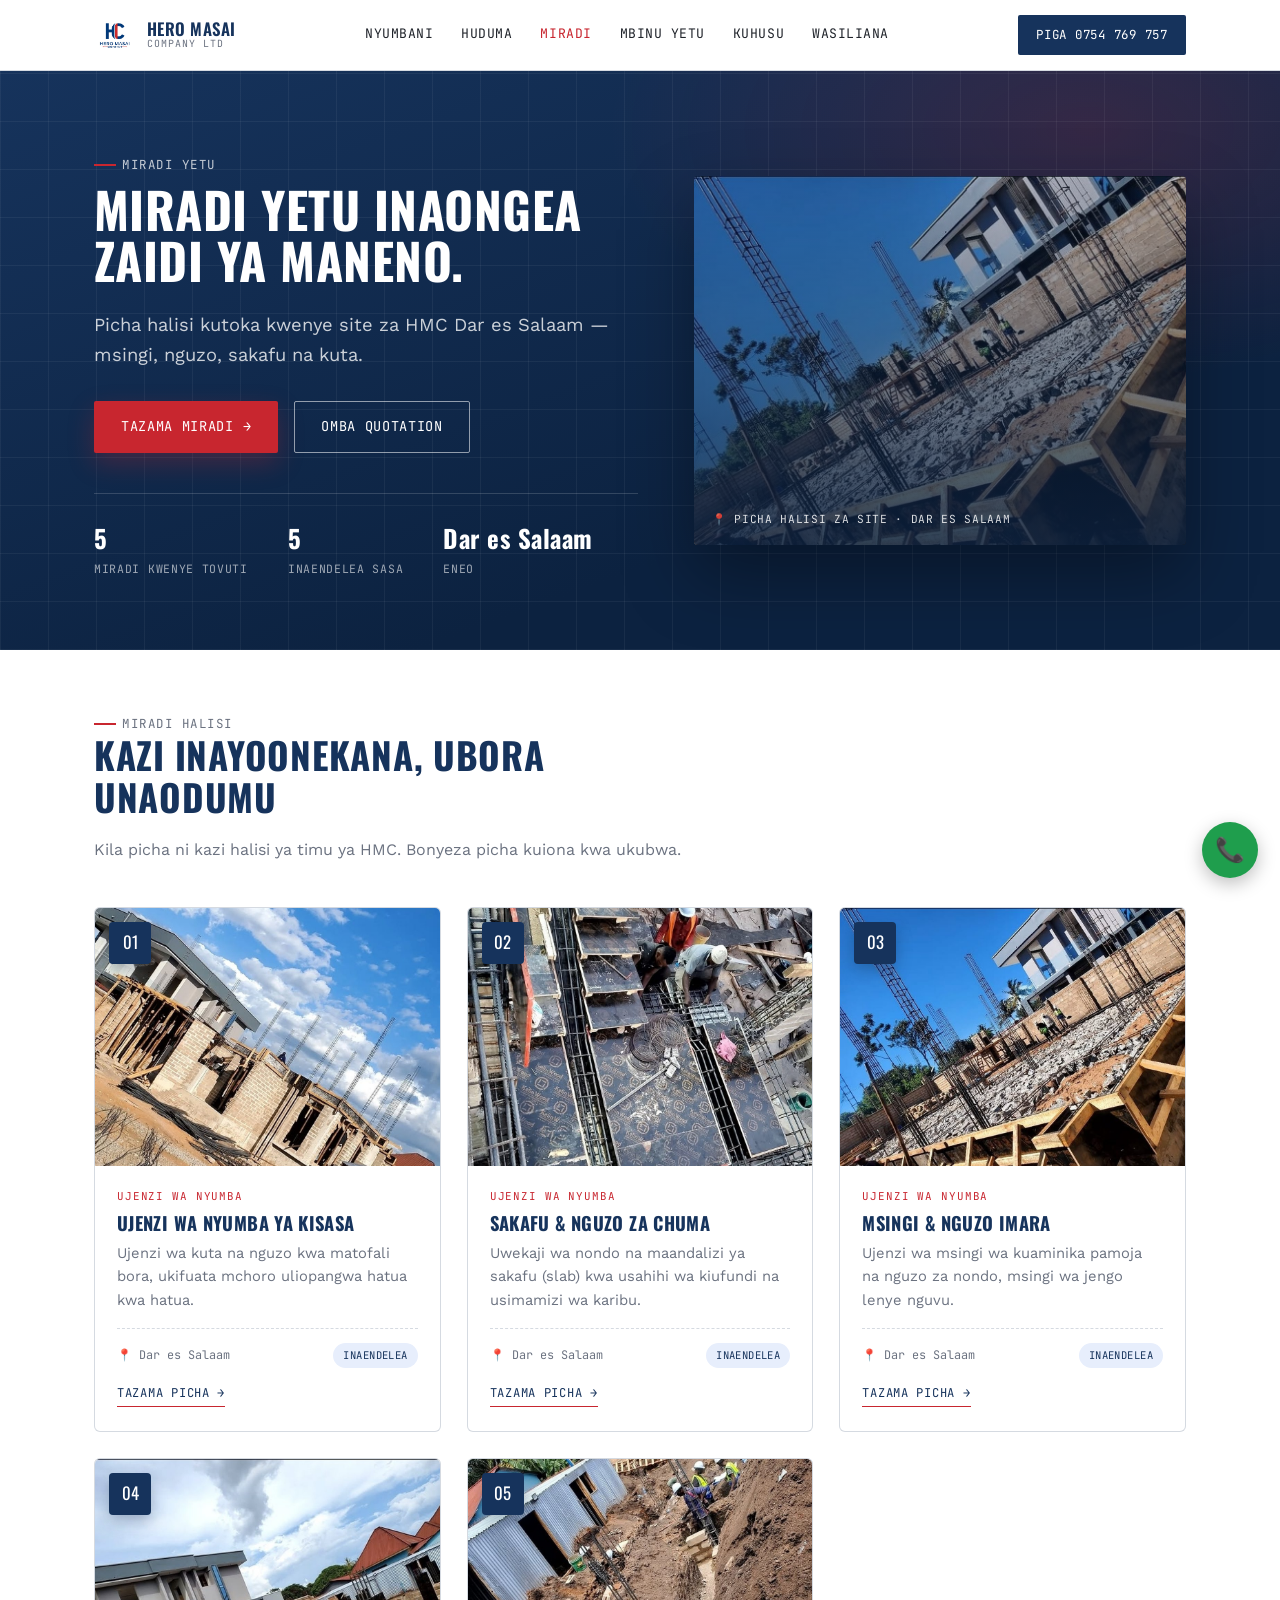
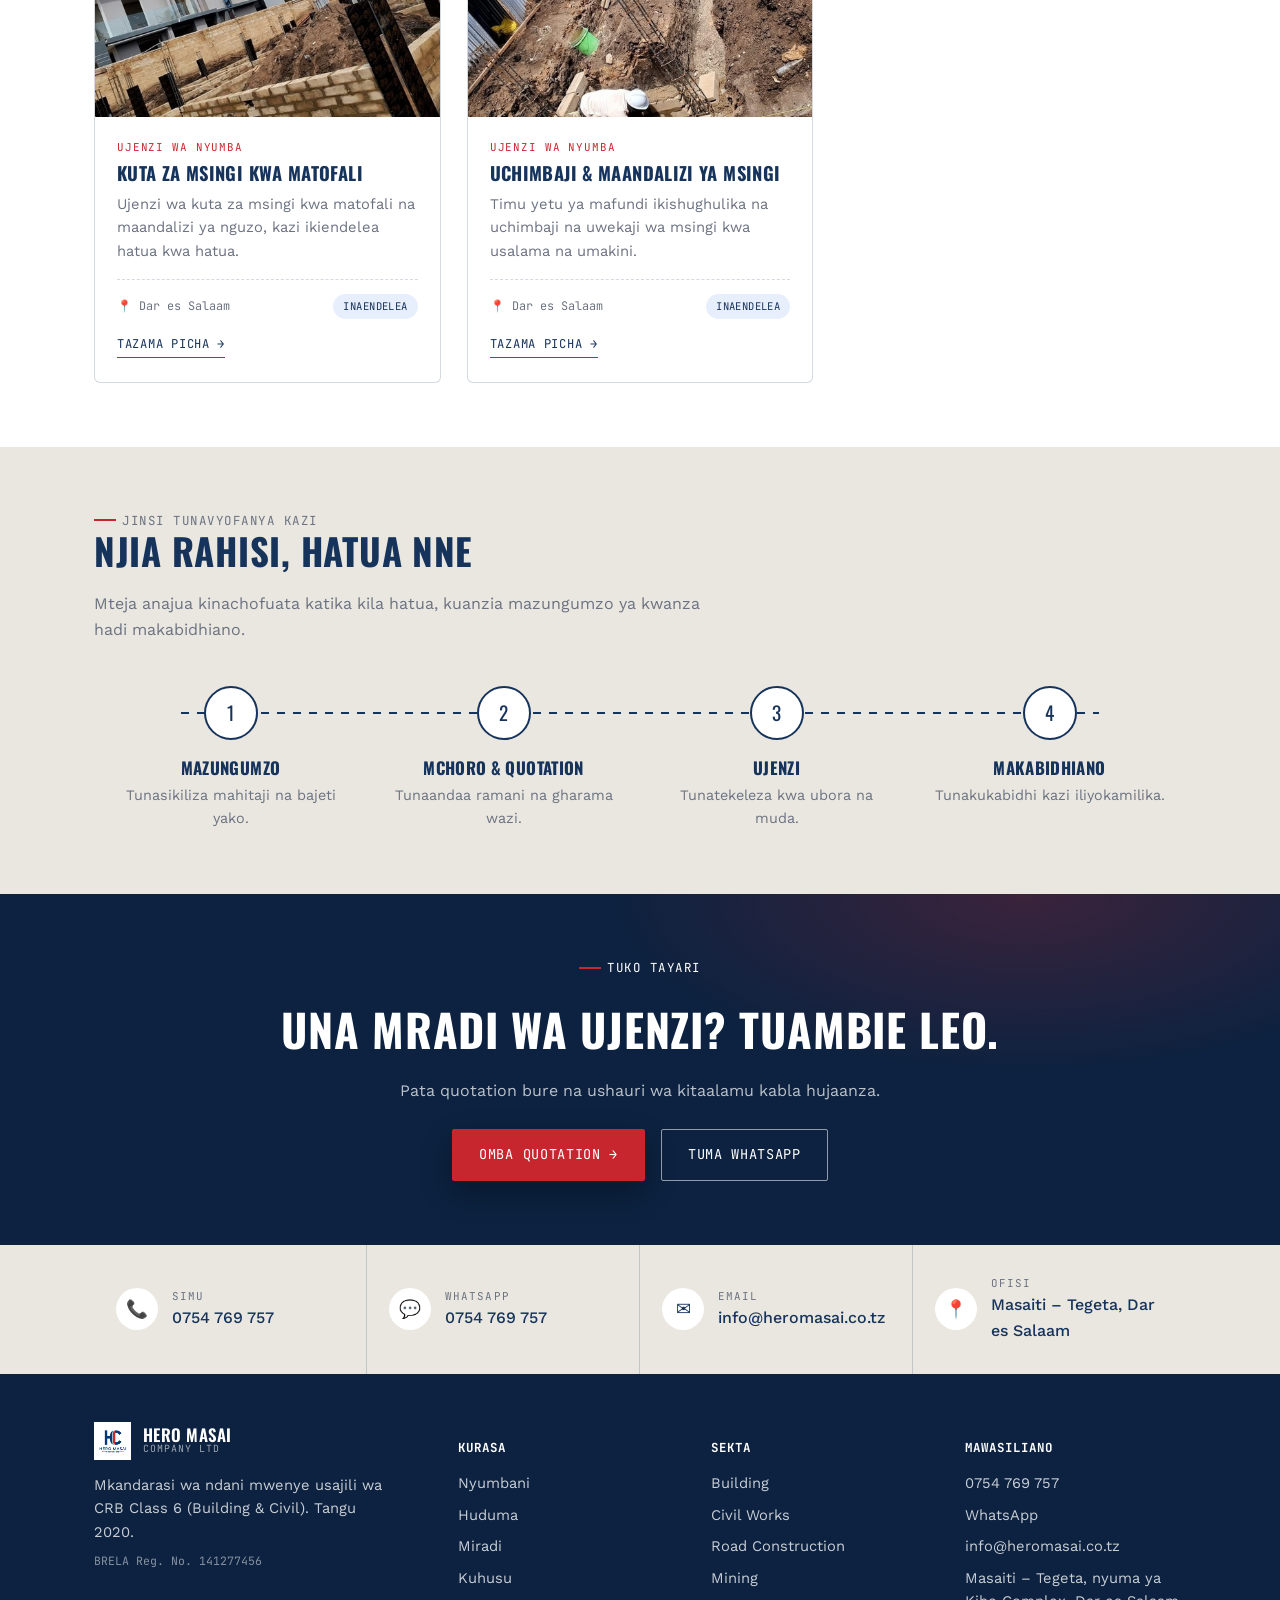
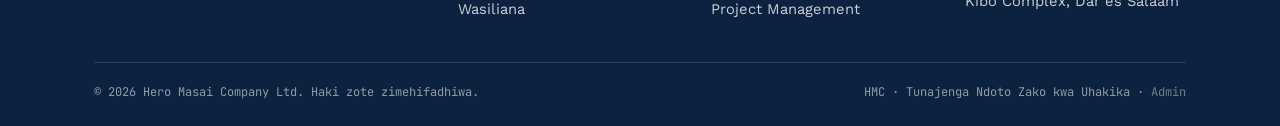
<file: portfolio.html>
<!DOCTYPE html>
<html lang="sw">
<head>
<meta charset="UTF-8">
<meta name="viewport" content="width=device-width, initial-scale=1.0">
<title>Miradi Yetu | Hero Masai Company Ltd</title>
<meta name="description" content="Tazama miradi ya ujenzi ya Hero Masai Company Ltd, Dar es Salaam: msingi, nguzo, sakafu na kuta.">
<link rel="icon" href="assets/logo.jpg">
<link rel="preconnect" href="https://fonts.googleapis.com">
<link href="https://fonts.googleapis.com/css2?family=Oswald:wght@500;600;700&family=Work+Sans:wght@400;500;600&family=JetBrains+Mono:wght@400;500&display=swap" rel="stylesheet">
<link rel="stylesheet" href="css/style.css">
</head>
<body>

<!-- ================= 1. NAVIGATION ================= -->
<header class="site">
  <div class="nav">
    <a href="index.html" class="brand">
      <img src="assets/logo.jpg" alt="Hero Masai Company Ltd logo">
      <span class="brand-text">HERO MASAI<small>Company Ltd</small></span>
    </a>
    <nav class="links">
      <a href="index.html">Nyumbani</a>
      <a href="huduma.html">Huduma</a>
      <a href="portfolio.html" class="active">Miradi</a>
      <a href="index.html#mbinu">Mbinu Yetu</a>
      <a href="index.html#kuhusu">Kuhusu</a>
      <a href="wasiliana.html">Wasiliana</a>
    </nav>
    <a href="tel:+255754769757" class="nav-cta">Piga 0754 769 757</a>
    <button class="menu-toggle" aria-label="Fungua menyu">&#9776;</button>
  </div>
</header>

<!-- ================= PAGE HERO (sehemu inayoshirikiwa na kurasa za ndani) ================= -->
<section class="hx hx-page">
  <div class="wrap hx-grid">
    <div class="hx-text">
      <p class="eyebrow">Miradi Yetu</p>
      <h1><span class="wordline"><span>Miradi yetu inaongea zaidi ya maneno.</span></span></h1>
      <p class="hx-lead">Picha halisi kutoka kwenye site za HMC Dar es Salaam &mdash; msingi, nguzo, sakafu na kuta.</p>
      <div class="cta-row"><a href="#orodha" class="btn btn-primary">Tazama Miradi &rarr;</a><a href="wasiliana.html#contact-form" class="btn btn-ghost">Omba Quotation</a></div>
      <div class="hx-facts"><div><strong data-project-stat="total">&ndash;</strong>Miradi kwenye tovuti</div><div><strong data-project-stat="active">&ndash;</strong>Inaendelea sasa</div><div><strong>Dar es Salaam</strong>Eneo</div></div>
    </div>
    <figure class="hx-visual">
      <img src="assets/mradi-3.jpg" alt="Msingi na nguzo za nondo kwenye site ya HMC" width="1000" height="750">
      <figcaption>&#128205; Picha halisi za site &middot; Dar es Salaam</figcaption>
    </figure>
  </div>
</section>

<!-- ================= ORODHA YA MIRADI ================= -->
<!-- Kadi na takwimu zinatoka js/projects.js (chanzo kimoja cha data ya miradi) -->
<section id="orodha">
  <div class="wrap">
    <div class="head-row reveal">
      <div class="section-head">
        <p class="eyebrow">Miradi Halisi</p>
        <h2>Kazi inayoonekana, ubora unaodumu</h2>
        <p>Kila picha ni kazi halisi ya timu ya HMC. Bonyeza picha kuiona kwa ukubwa.</p>
      </div>
    </div>
    <div class="proj-grid" data-projects="all"></div>
    <noscript><p>Washa JavaScript kuona miradi, au <a href="wasiliana.html">wasiliana nasi</a>.</p></noscript>
  </div>
</section>

<!-- ================= 6. HOW WE DELIVER ================= -->
<section class="process bg-concrete" id="mbinu">
  <div class="wrap">
    <div class="section-head reveal">
      <p class="eyebrow">Jinsi Tunavyofanya Kazi</p>
      <h2>Njia rahisi, hatua nne</h2>
      <p>Mteja anajua kinachofuata katika kila hatua, kuanzia mazungumzo ya kwanza hadi makabidhiano.</p>
    </div>
    <div class="process-track">
      <div class="step reveal d1"><div class="dot">1</div><h3>Mazungumzo</h3><p>Tunasikiliza mahitaji na bajeti yako.</p></div>
      <div class="step reveal d2"><div class="dot">2</div><h3>Mchoro &amp; Quotation</h3><p>Tunaandaa ramani na gharama wazi.</p></div>
      <div class="step reveal d3"><div class="dot">3</div><h3>Ujenzi</h3><p>Tunatekeleza kwa ubora na muda.</p></div>
      <div class="step reveal d4"><div class="dot">4</div><h3>Makabidhiano</h3><p>Tunakukabidhi kazi iliyokamilika.</p></div>
    </div>
  </div>
</section>

<!-- ================= 9. PROJECT INQUIRY CTA ================= -->
<section class="cta-band">
  <div class="wrap reveal">
    <p class="eyebrow" style="justify-content:center;color:#fff">Tuko Tayari</p>
    <h2>Una mradi wa ujenzi? Tuambie leo.</h2>
    <p>Pata quotation bure na ushauri wa kitaalamu kabla hujaanza.</p>
    <div class="cta-row" style="justify-content:center">
      <a href="wasiliana.html#contact-form" class="btn btn-primary">Omba Quotation &rarr;</a>
      <a href="https://wa.me/255754769757" class="btn btn-ghost" target="_blank" rel="noopener">Tuma WhatsApp</a>
    </div>
  </div>
</section>

<!-- ================= 10. CONTACT INFORMATION ================= -->
<section class="contact-strip">
  <div class="wrap contact-strip-grid">
    <a href="tel:+255754769757" class="cs-item reveal d1"><span class="cs-ico">&#128222;</span><span><small>Simu</small>0754 769 757</span></a>
    <a href="https://wa.me/255754769757" target="_blank" rel="noopener" class="cs-item reveal d2"><span class="cs-ico">&#128172;</span><span><small>WhatsApp</small>0754 769 757</span></a>
    <a href="mailto:info@heromasai.co.tz" class="cs-item reveal d3"><span class="cs-ico">&#9993;</span><span><small>Email</small>info@heromasai.co.tz</span></a>
    <a href="wasiliana.html#ofisi" class="cs-item reveal d4"><span class="cs-ico">&#128205;</span><span><small>Ofisi</small>Masaiti &ndash; Tegeta, Dar es Salaam</span></a>
  </div>
</section>

<!-- ================= 11. FOOTER ================= -->
<footer class="site">
  <div class="wrap">
    <div class="foot-grid foot-4">
      <div>
        <div class="brand" style="margin-bottom:14px">
          <img src="assets/logo.jpg" alt="HMC logo" style="height:38px">
          <span class="brand-text" style="color:white">HERO MASAI<small style="color:rgba(255,255,255,0.6)">Company Ltd</small></span>
        </div>
        <p style="max-width:300px">Mkandarasi wa ndani mwenye usajili wa CRB Class 6 (Building &amp; Civil). Tangu 2020.</p>
        <p style="font-family:var(--mono);font-size:0.72rem;color:rgba(255,255,255,0.5)">BRELA Reg. No. 141277456</p>
      </div>
      <div>
        <h4>Kurasa</h4>
        <p><a href="index.html">Nyumbani</a></p>
        <p><a href="huduma.html">Huduma</a></p>
        <p><a href="portfolio.html">Miradi</a></p>
        <p><a href="index.html#kuhusu">Kuhusu</a></p>
        <p><a href="wasiliana.html">Wasiliana</a></p>
      </div>
      <div>
        <h4>Sekta</h4>
        <p><a href="huduma.html#sekta">Building</a></p>
        <p><a href="huduma.html#sekta">Civil Works</a></p>
        <p><a href="huduma.html#sekta">Road Construction</a></p>
        <p><a href="huduma.html#sekta">Mining</a></p>
        <p><a href="huduma.html#sekta">Project Management</a></p>
      </div>
      <div>
        <h4>Mawasiliano</h4>
        <p><a href="tel:+255754769757">0754 769 757</a></p>
        <p><a href="https://wa.me/255754769757" target="_blank" rel="noopener">WhatsApp</a></p>
        <p><a href="mailto:info@heromasai.co.tz">info@heromasai.co.tz</a></p>
        <p>Masaiti &ndash; Tegeta, nyuma ya Kibo Complex, Dar es Salaam</p>
      </div>
    </div>
    <div class="foot-bottom">
      <span>&copy; <span id="year"></span> Hero Masai Company Ltd. Haki zote zimehifadhiwa.</span>
      <span>HMC &middot; Tunajenga Ndoto Zako kwa Uhakika &middot; <a href="admin/login.html" style="color:rgba(255,255,255,0.4)">Admin</a></span>
    </div>
  </div>
</footer>

<a href="https://wa.me/255754769757" class="fab-whatsapp" aria-label="WhatsApp" target="_blank">&#128222;</a>

<script src="js/projects.js"></script>
<script src="js/script.js"></script>
</body>
</html>
</file>
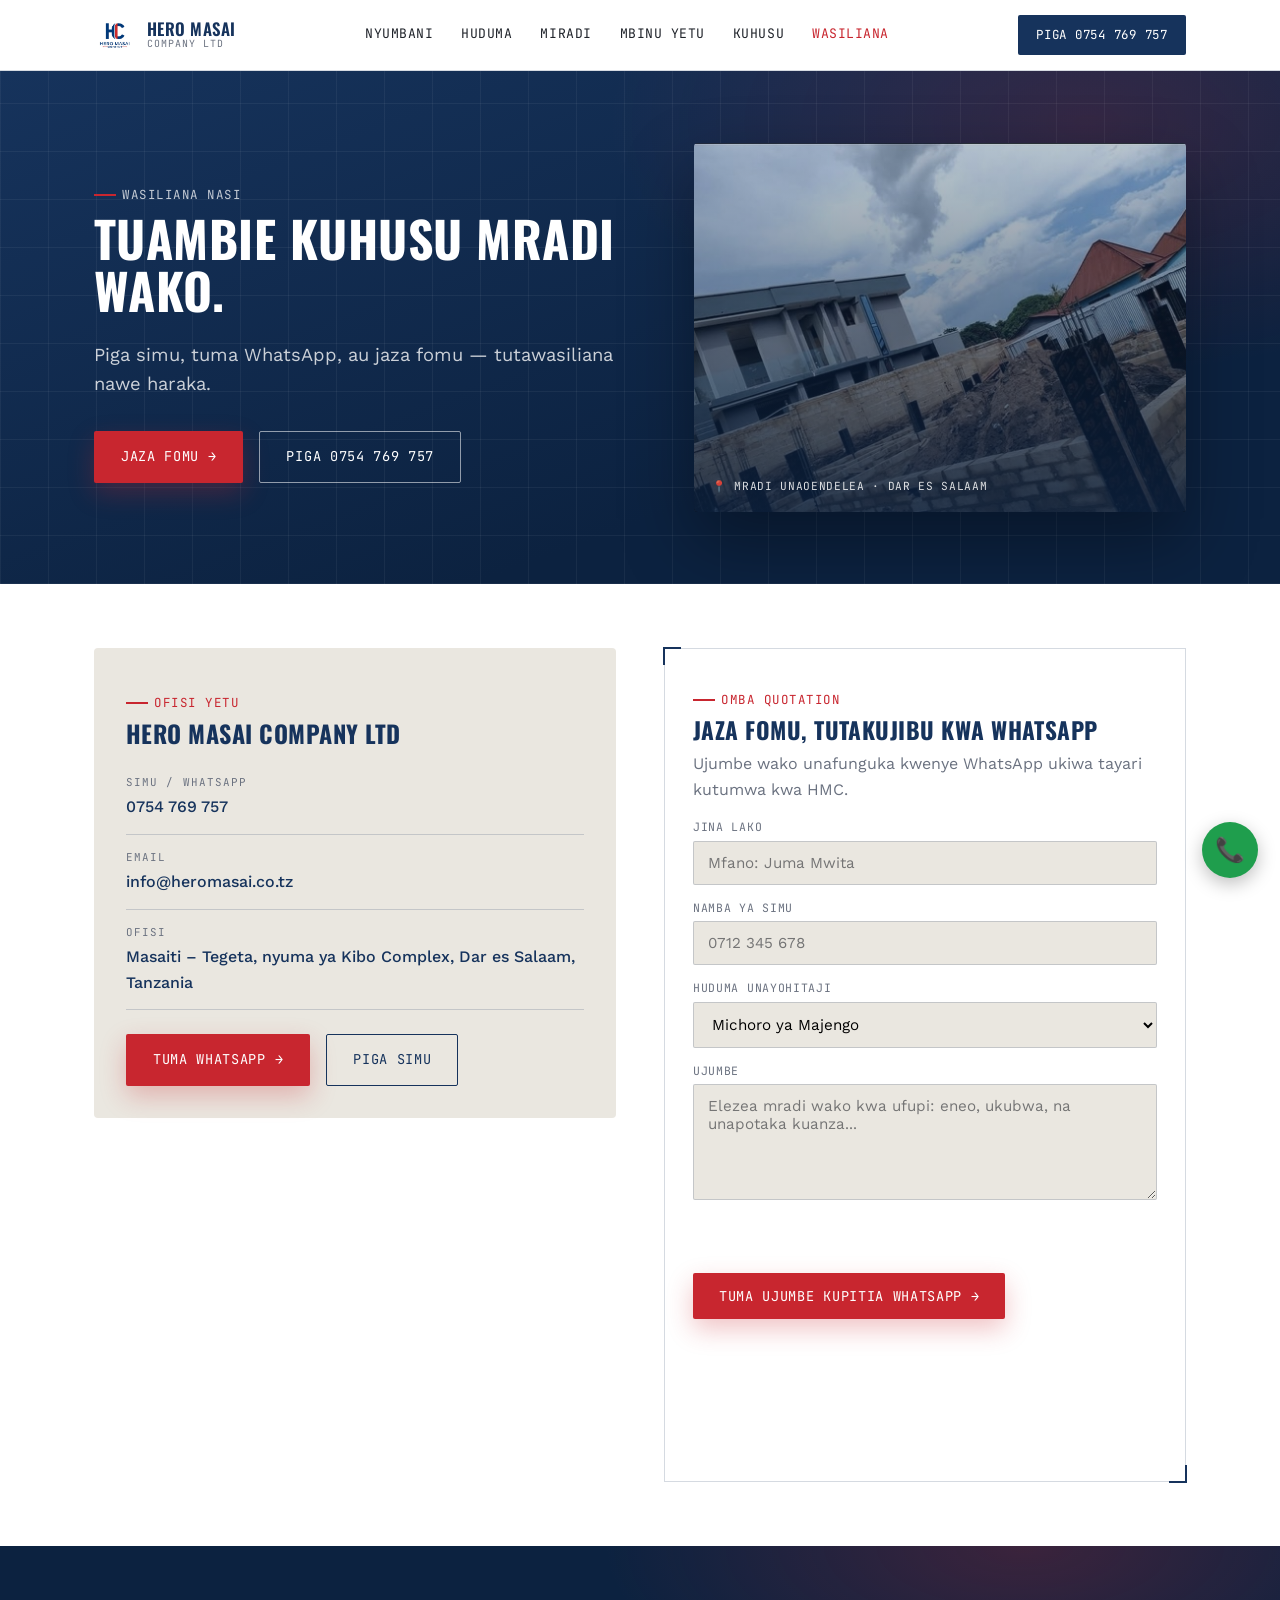
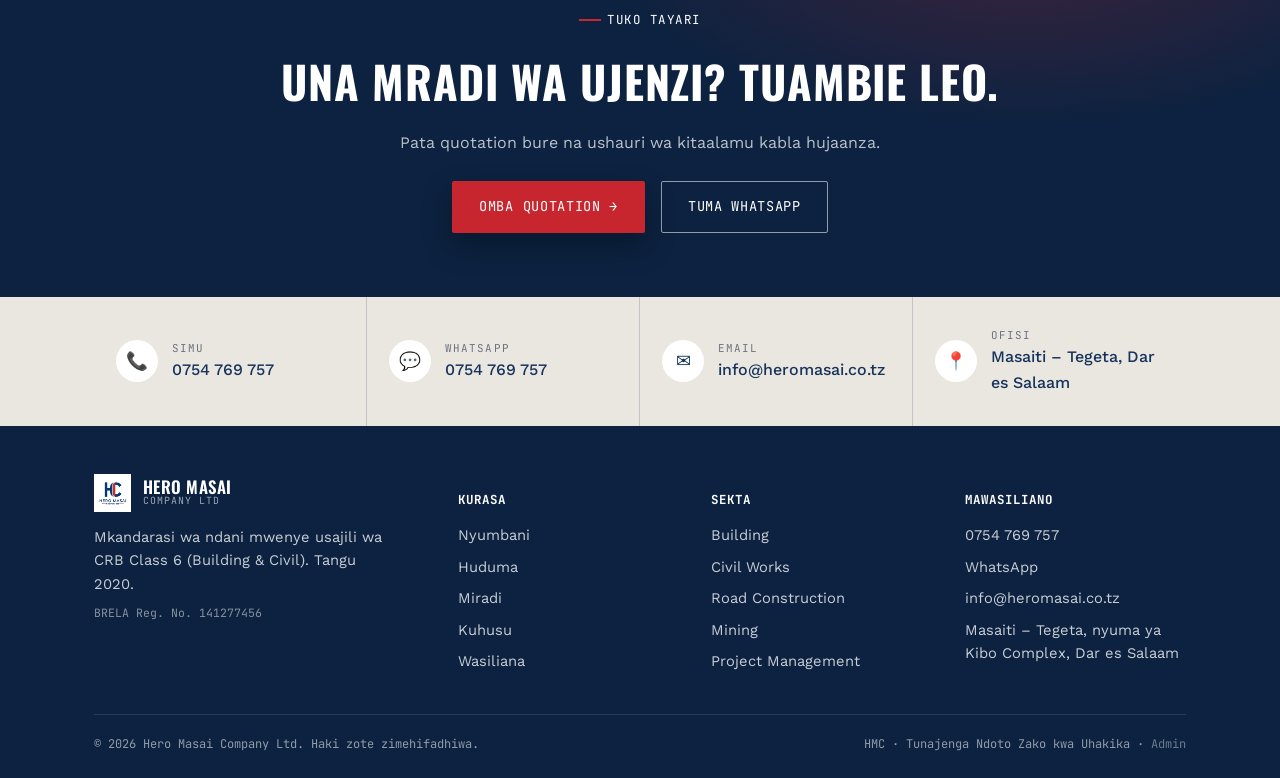
<file: wasiliana.html>
<!DOCTYPE html>
<html lang="sw">
<head>
<meta charset="UTF-8">
<meta name="viewport" content="width=device-width, initial-scale=1.0">
<title>Wasiliana Nasi | Hero Masai Company Ltd</title>
<meta name="description" content="Wasiliana na Hero Masai Company Ltd kwa simu, WhatsApp, email au fomu. Ofisi: Masaiti, Tegeta, Dar es Salaam.">
<link rel="icon" href="assets/logo.jpg">
<link rel="preconnect" href="https://fonts.googleapis.com">
<link href="https://fonts.googleapis.com/css2?family=Oswald:wght@500;600;700&family=Work+Sans:wght@400;500;600&family=JetBrains+Mono:wght@400;500&display=swap" rel="stylesheet">
<link rel="stylesheet" href="css/style.css">
</head>
<body>

<!-- ================= 1. NAVIGATION ================= -->
<header class="site">
  <div class="nav">
    <a href="index.html" class="brand">
      <img src="assets/logo.jpg" alt="Hero Masai Company Ltd logo">
      <span class="brand-text">HERO MASAI<small>Company Ltd</small></span>
    </a>
    <nav class="links">
      <a href="index.html">Nyumbani</a>
      <a href="huduma.html">Huduma</a>
      <a href="portfolio.html">Miradi</a>
      <a href="index.html#mbinu">Mbinu Yetu</a>
      <a href="index.html#kuhusu">Kuhusu</a>
      <a href="wasiliana.html" class="active">Wasiliana</a>
    </nav>
    <a href="tel:+255754769757" class="nav-cta">Piga 0754 769 757</a>
    <button class="menu-toggle" aria-label="Fungua menyu">&#9776;</button>
  </div>
</header>

<!-- ================= PAGE HERO (sehemu inayoshirikiwa na kurasa za ndani) ================= -->
<section class="hx hx-page">
  <div class="wrap hx-grid">
    <div class="hx-text">
      <p class="eyebrow">Wasiliana Nasi</p>
      <h1><span class="wordline"><span>Tuambie kuhusu mradi wako.</span></span></h1>
      <p class="hx-lead">Piga simu, tuma WhatsApp, au jaza fomu &mdash; tutawasiliana nawe haraka.</p>
      <div class="cta-row"><a href="#contact-form" class="btn btn-primary">Jaza Fomu &rarr;</a><a href="tel:+255754769757" class="btn btn-ghost">Piga 0754 769 757</a></div>
    </div>
    <figure class="hx-visual">
      <img src="assets/mradi-4.jpg" alt="Kuta za msingi zikijengwa kwenye site ya HMC" width="1000" height="750">
      <figcaption>&#128205; Mradi unaoendelea &middot; Dar es Salaam</figcaption>
    </figure>
  </div>
</section>

<!-- ================= FOMU + OFISI ================= -->
<section>
  <div class="wrap contact-grid">

    <div class="office-col">
      <div class="office-card reveal" id="ofisi">
        <p class="eyebrow">Ofisi Yetu</p>
        <h2>Hero Masai Company Ltd</h2>
        <dl class="office-facts">
          <div><dt>Simu / WhatsApp</dt><dd><a href="tel:+255754769757">0754 769 757</a></dd></div>
          <div><dt>Email</dt><dd><a href="mailto:info@heromasai.co.tz">info@heromasai.co.tz</a></dd></div>
          <div><dt>Ofisi</dt><dd>Masaiti &ndash; Tegeta, nyuma ya Kibo Complex, Dar es Salaam, Tanzania</dd></div>
        </dl>
        <div class="cta-row">
          <a href="https://wa.me/255754769757" target="_blank" rel="noopener" class="btn btn-primary">Tuma WhatsApp &rarr;</a>
          <a href="tel:+255754769757" class="btn btn-outline">Piga Simu</a>
        </div>
      </div>
      <!-- Ramani: inaonyesha Kibo Complex, Tegeta (ofisi iko nyuma yake). Pin kamili ikipatikana, badilisha q= -->
      <div class="map-frame reveal">
        <iframe
          src="https://www.google.com/maps?q=Kibo%20Complex%2C%20Tegeta%2C%20Dar%20es%20Salaam&output=embed"
          loading="lazy"
          referrerpolicy="no-referrer-when-downgrade"
          title="Ramani ya ofisi ya HMC, Tegeta">
        </iframe>
      </div>
    </div>

    <div class="form-card blueprint-frame reveal">
      <p class="eyebrow">Omba Quotation</p>
      <h2>Jaza fomu, tutakujibu kwa WhatsApp</h2>
      <p class="form-intro">Ujumbe wako unafunguka kwenye WhatsApp ukiwa tayari kutumwa kwa HMC.</p>
      <form class="contact-form" id="contact-form">
        <div>
          <label for="name">Jina Lako</label>
          <input type="text" id="name" name="name" placeholder="Mfano: Juma Mwita" required>
        </div>
        <div>
          <label for="phone">Namba ya Simu</label>
          <input type="tel" id="phone" name="phone" placeholder="0712 345 678" required>
        </div>
        <div>
          <label for="service">Huduma Unayohitaji</label>
          <select id="service" name="service"><option>Michoro ya Majengo</option><option>Ujenzi wa Nyumba</option><option>Ushauri wa Ujenzi</option><option>Marekebisho ya Nyumba</option><option>Paving Blocks</option><option>Geti</option><option>Civil Works</option><option>Ujenzi wa Barabara</option><option>Mining</option><option>Usimamizi wa Miradi</option><option>Nyingine</option></select>
        </div>
        <div>
          <label for="message">Ujumbe</label>
          <textarea id="message" name="message" rows="5" placeholder="Elezea mradi wako kwa ufupi: eneo, ukubwa, na unapotaka kuanza..." required></textarea>
        </div>
        <p class="form-note" style="font-family:var(--mono);font-size:0.78rem;color:var(--steel);min-height:1em"></p>
        <button type="submit" class="btn btn-primary">Tuma Ujumbe kupitia WhatsApp &rarr;</button>
      </form>
    </div>

  </div>
</section>

<!-- ================= 9. PROJECT INQUIRY CTA ================= -->
<section class="cta-band">
  <div class="wrap reveal">
    <p class="eyebrow" style="justify-content:center;color:#fff">Tuko Tayari</p>
    <h2>Una mradi wa ujenzi? Tuambie leo.</h2>
    <p>Pata quotation bure na ushauri wa kitaalamu kabla hujaanza.</p>
    <div class="cta-row" style="justify-content:center">
      <a href="wasiliana.html#contact-form" class="btn btn-primary">Omba Quotation &rarr;</a>
      <a href="https://wa.me/255754769757" class="btn btn-ghost" target="_blank" rel="noopener">Tuma WhatsApp</a>
    </div>
  </div>
</section>

<!-- ================= 10. CONTACT INFORMATION ================= -->
<section class="contact-strip">
  <div class="wrap contact-strip-grid">
    <a href="tel:+255754769757" class="cs-item reveal d1"><span class="cs-ico">&#128222;</span><span><small>Simu</small>0754 769 757</span></a>
    <a href="https://wa.me/255754769757" target="_blank" rel="noopener" class="cs-item reveal d2"><span class="cs-ico">&#128172;</span><span><small>WhatsApp</small>0754 769 757</span></a>
    <a href="mailto:info@heromasai.co.tz" class="cs-item reveal d3"><span class="cs-ico">&#9993;</span><span><small>Email</small>info@heromasai.co.tz</span></a>
    <a href="wasiliana.html#ofisi" class="cs-item reveal d4"><span class="cs-ico">&#128205;</span><span><small>Ofisi</small>Masaiti &ndash; Tegeta, Dar es Salaam</span></a>
  </div>
</section>

<!-- ================= 11. FOOTER ================= -->
<footer class="site">
  <div class="wrap">
    <div class="foot-grid foot-4">
      <div>
        <div class="brand" style="margin-bottom:14px">
          <img src="assets/logo.jpg" alt="HMC logo" style="height:38px">
          <span class="brand-text" style="color:white">HERO MASAI<small style="color:rgba(255,255,255,0.6)">Company Ltd</small></span>
        </div>
        <p style="max-width:300px">Mkandarasi wa ndani mwenye usajili wa CRB Class 6 (Building &amp; Civil). Tangu 2020.</p>
        <p style="font-family:var(--mono);font-size:0.72rem;color:rgba(255,255,255,0.5)">BRELA Reg. No. 141277456</p>
      </div>
      <div>
        <h4>Kurasa</h4>
        <p><a href="index.html">Nyumbani</a></p>
        <p><a href="huduma.html">Huduma</a></p>
        <p><a href="portfolio.html">Miradi</a></p>
        <p><a href="index.html#kuhusu">Kuhusu</a></p>
        <p><a href="wasiliana.html">Wasiliana</a></p>
      </div>
      <div>
        <h4>Sekta</h4>
        <p><a href="huduma.html#sekta">Building</a></p>
        <p><a href="huduma.html#sekta">Civil Works</a></p>
        <p><a href="huduma.html#sekta">Road Construction</a></p>
        <p><a href="huduma.html#sekta">Mining</a></p>
        <p><a href="huduma.html#sekta">Project Management</a></p>
      </div>
      <div>
        <h4>Mawasiliano</h4>
        <p><a href="tel:+255754769757">0754 769 757</a></p>
        <p><a href="https://wa.me/255754769757" target="_blank" rel="noopener">WhatsApp</a></p>
        <p><a href="mailto:info@heromasai.co.tz">info@heromasai.co.tz</a></p>
        <p>Masaiti &ndash; Tegeta, nyuma ya Kibo Complex, Dar es Salaam</p>
      </div>
    </div>
    <div class="foot-bottom">
      <span>&copy; <span id="year"></span> Hero Masai Company Ltd. Haki zote zimehifadhiwa.</span>
      <span>HMC &middot; Tunajenga Ndoto Zako kwa Uhakika &middot; <a href="admin/login.html" style="color:rgba(255,255,255,0.4)">Admin</a></span>
    </div>
  </div>
</footer>

<a href="https://wa.me/255754769757" class="fab-whatsapp" aria-label="WhatsApp" target="_blank">&#128222;</a>

<script src="js/projects.js"></script>
<script src="js/script.js"></script>
</body>
</html>
</file>
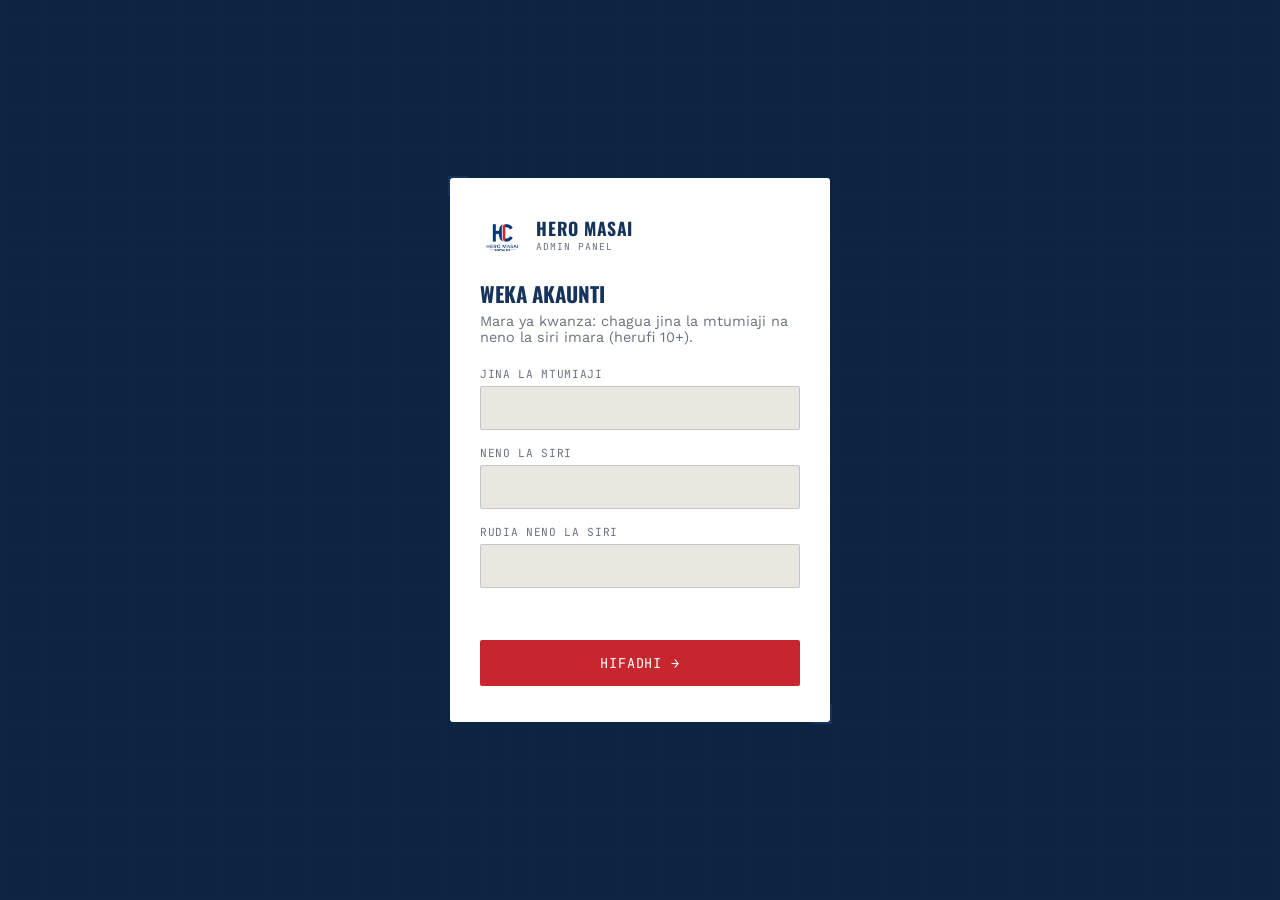
<file: admin/dashboard.html>
<!DOCTYPE html>
<html lang="sw">
<head>
<meta charset="UTF-8">
<meta name="viewport" content="width=device-width, initial-scale=1.0">
<meta name="robots" content="noindex,nofollow">
<title>HMC Admin | Dashboard</title>
<link rel="icon" href="../assets/logo.jpg">
<link rel="preconnect" href="https://fonts.googleapis.com">
<link href="https://fonts.googleapis.com/css2?family=Oswald:wght@500;600;700&family=Work+Sans:wght@400;500;600&family=JetBrains+Mono:wght@400;500&display=swap" rel="stylesheet">
<link rel="stylesheet" href="admin.css">
</head>
<body>
<div class="shell">

  <!-- SIDEBAR -->
  <aside class="sidebar">
    <div class="sb-brand">
      <img src="../assets/logo.jpg" alt="HMC">
      <span><b>HERO MASAI</b><small>Admin</small></span>
    </div>
    <nav class="sb-nav" id="nav">
      <button data-tab="dashboard" class="active">&#9632; <span>Dashboard</span></button>
      <button data-tab="clients">&#128100; <span>Wateja</span></button>
      <button data-tab="projects">&#127959; <span>Miradi</span></button>
      <button data-tab="invoice">&#129534; <span>Invoice</span></button>
      <button data-tab="quotation">&#128221; <span>Quotation</span></button>
      <button data-tab="receipt">&#129534; <span>Receipt</span></button>
      <button data-tab="expenses">&#128184; <span>Matumizi</span></button>
      <button data-tab="reports">&#128202; <span>Ripoti</span></button>
      <button data-tab="settings">&#9881; <span>Settings</span></button>
    </nav>
    <div class="sb-foot">
      <button id="logout">&#128682; <span>Toka</span></button>
    </div>
  </aside>

  <!-- MAIN -->
  <div class="main">
    <div class="topbar">
      <h1 id="page-title">Dashboard</h1>
      <span class="who" id="who">HMC &middot; Dar es Salaam</span>
    </div>
    <div class="content">

      <!-- DASHBOARD -->
      <section class="panel active" id="tab-dashboard">
        <div class="stats">
          <div class="stat"><div class="num" id="s-clients">0</div><div class="lbl">Wateja</div></div>
          <div class="stat"><div class="num" id="s-projects">0</div><div class="lbl">Miradi</div></div>
          <div class="stat"><div class="num" id="s-income">0</div><div class="lbl">Mapato (TZS)</div></div>
          <div class="stat"><div class="num" id="s-expense">0</div><div class="lbl">Matumizi (TZS)</div></div>
        </div>
        <div class="box">
          <h2>Nyaraka za Hivi Karibuni</h2>
          <div id="recent-docs"><p class="empty">Bado hakuna nyaraka. Tengeneza invoice, quotation au receipt.</p></div>
        </div>
      </section>

      <!-- CLIENTS -->
      <section class="panel" id="tab-clients">
        <div class="grid2">
          <div class="box">
            <p class="eyebrow">Ongeza Mteja</p>
            <h2>Mteja Mpya</h2>
            <label>Jina</label><input id="c-name" placeholder="Jina la mteja / kampuni">
            <label>Namba ya Simu</label><input id="c-phone" placeholder="0712 345 678">
            <label>Barua pepe</label><input id="c-email" placeholder="(si lazima)">
            <label>Anwani</label><input id="c-address" placeholder="Eneo / mtaa">
            <button class="btn btn-primary" id="c-save">Hifadhi Mteja</button>
          </div>
          <div class="box">
            <h2>Orodha ya Wateja</h2>
            <div id="clients-list"><p class="empty">Bado hakuna wateja.</p></div>
          </div>
        </div>
      </section>

      <!-- PROJECTS -->
      <section class="panel" id="tab-projects">
        <div class="grid2">
          <div class="box">
            <p class="eyebrow">Ongeza Mradi</p>
            <h2>Mradi Mpya</h2>
            <label>Jina la Mradi</label><input id="p-title" placeholder="Mfano: Nyumba ya Bw. Juma">
            <label>Mteja</label><select id="p-client"></select>
            <label>Eneo</label><input id="p-location" placeholder="Mtaa / eneo">
            <div class="row">
              <div><label>Bajeti (TZS)</label><input id="p-budget" type="number" placeholder="0"></div>
              <div><label>Hali</label><select id="p-status">
                <option>Inasubiri</option><option>Inaendelea</option><option>Imekamilika</option><option>Imesimama</option>
              </select></div>
            </div>
            <label>Maelezo</label><textarea id="p-note" rows="2" placeholder="(si lazima)"></textarea>
            <button class="btn btn-primary" id="p-save">Hifadhi Mradi</button>
          </div>
          <div class="box">
            <h2>Orodha ya Miradi</h2>
            <div id="projects-list"><p class="empty">Bado hakuna miradi.</p></div>
          </div>
        </div>
      </section>

      <!-- DOCUMENT PANELS (invoice / quotation / receipt share builder) -->
      <section class="panel" id="tab-invoice"></section>
      <section class="panel" id="tab-quotation"></section>
      <section class="panel" id="tab-receipt"></section>

      <!-- EXPENSES -->
      <section class="panel" id="tab-expenses">
        <div class="grid2">
          <div class="box">
            <p class="eyebrow">Ongeza Matumizi</p>
            <h2>Tumizi Mpya</h2>
            <label>Tarehe</label><input id="e-date" type="date">
            <label>Aina</label><select id="e-cat">
              <option>Vifaa vya Ujenzi</option><option>Vibarua/Mishahara</option><option>Usafiri</option>
              <option>Mafuta</option><option>Vifaa vya Ofisi</option><option>Nyingine</option>
            </select>
            <label>Maelezo</label><input id="e-desc" placeholder="Mfano: Mifuko 50 ya saruji">
            <label>Kiasi (TZS)</label><input id="e-amount" type="number" placeholder="0">
            <button class="btn btn-primary" id="e-save">Hifadhi Tumizi</button>
          </div>
          <div class="box">
            <h2>Orodha ya Matumizi</h2>
            <div class="totals" style="border:none;padding:0;margin-bottom:12px">
              <div class="line grand"><span>Jumla:</span><span id="e-total">TZS 0</span></div>
            </div>
            <div id="expenses-list"><p class="empty">Bado hakuna matumizi.</p></div>
          </div>
        </div>
      </section>

      <!-- REPORTS -->
      <section class="panel" id="tab-reports">
        <div class="box">
          <h2>Muhtasari wa Fedha</h2>
          <div class="stats" style="margin-bottom:0">
            <div class="stat" style="border-top-color:var(--green)"><div class="num" id="r-income">0</div><div class="lbl">Mapato (Receipts)</div></div>
            <div class="stat" style="border-top-color:var(--red)"><div class="num" id="r-expense">0</div><div class="lbl">Matumizi</div></div>
            <div class="stat" style="border-top-color:var(--navy)"><div class="num" id="r-profit">0</div><div class="lbl">Faida</div></div>
            <div class="stat"><div class="num" id="r-pending">0</div><div class="lbl">Invoice Hazijalipwa</div></div>
          </div>
        </div>
        <div class="box" style="margin-top:24px">
          <h2>Mgawanyo wa Matumizi</h2>
          <div id="reports-cats"><p class="empty">Bado hakuna data ya matumizi.</p></div>
        </div>
      </section>

      <!-- SETTINGS -->
      <section class="panel" id="tab-settings">
        <div class="grid2">
          <div class="box">
            <p class="eyebrow">Taarifa za Kampuni</p>
            <h2>Settings</h2>
            <label>Jina la Kampuni</label><input id="set-name">
            <label>Namba ya Simu</label><input id="set-phone">
            <label>Barua pepe</label><input id="set-email">
            <label>Anwani</label><input id="set-address">
            <div class="row">
              <div><label>TIN (si lazima)</label><input id="set-tin"></div>
              <div><label>Sarafu</label><input id="set-currency" value="TZS"></div>
            </div>
            <label>Akaunti ya Benki (huonekana kwenye invoice)</label><input id="set-bank" placeholder="Mfano: NMB - 1234567890">
            <div class="row">
              <div><label>Tumia VAT?</label><select id="set-vat"><option value="no">Hapana</option><option value="yes">Ndiyo</option></select></div>
              <div><label>Kiwango cha VAT (%)</label><input id="set-vatrate" type="number" value="18"></div>
            </div>
            <label>Ujumbe wa Chini (footer)</label><input id="set-footer" placeholder="Asante kwa kufanya kazi nasi.">
            <button class="btn btn-primary" id="set-save">Hifadhi Settings</button>
          </div>
          <div class="box">
            <p class="eyebrow">Usalama & Data</p>
            <h2>Akaunti</h2>
            <label>Jina la Mtumiaji</label><input id="acc-user">
            <label>Neno Jipya la Siri</label><input id="acc-pass" type="text" placeholder="Acha wazi kama hutabadilisha">
            <button class="btn btn-navy" id="acc-save">Sasisha Akaunti</button>

            <hr style="border:none;border-top:1px dashed var(--line);margin:24px 0">
            <h2>Hifadhi & Rejesha Data</h2>
            <p class="note">Data zote zimehifadhiwa kwenye browser hii. Pakua nakala mara kwa mara ili usipoteze taarifa.</p>
            <button class="btn btn-outline btn-sm" id="data-export">&#11015; Pakua Backup</button>
            <label style="margin-top:14px">Rejesha kutoka faili</label>
            <input id="data-import" type="file" accept="application/json">
            <hr style="border:none;border-top:1px dashed var(--line);margin:20px 0">
            <button class="btn btn-sm" style="background:#fdeceb;color:var(--red);border:1px solid var(--red)" id="data-clear">&#9888; Futa Data Zote</button>
          </div>
        </div>
      </section>

    </div>
  </div>
</div>

<!-- PRINT AREA -->
<div id="print-area"></div>

<script src="dashboard.js"></script>
</body>
</html>
</file>
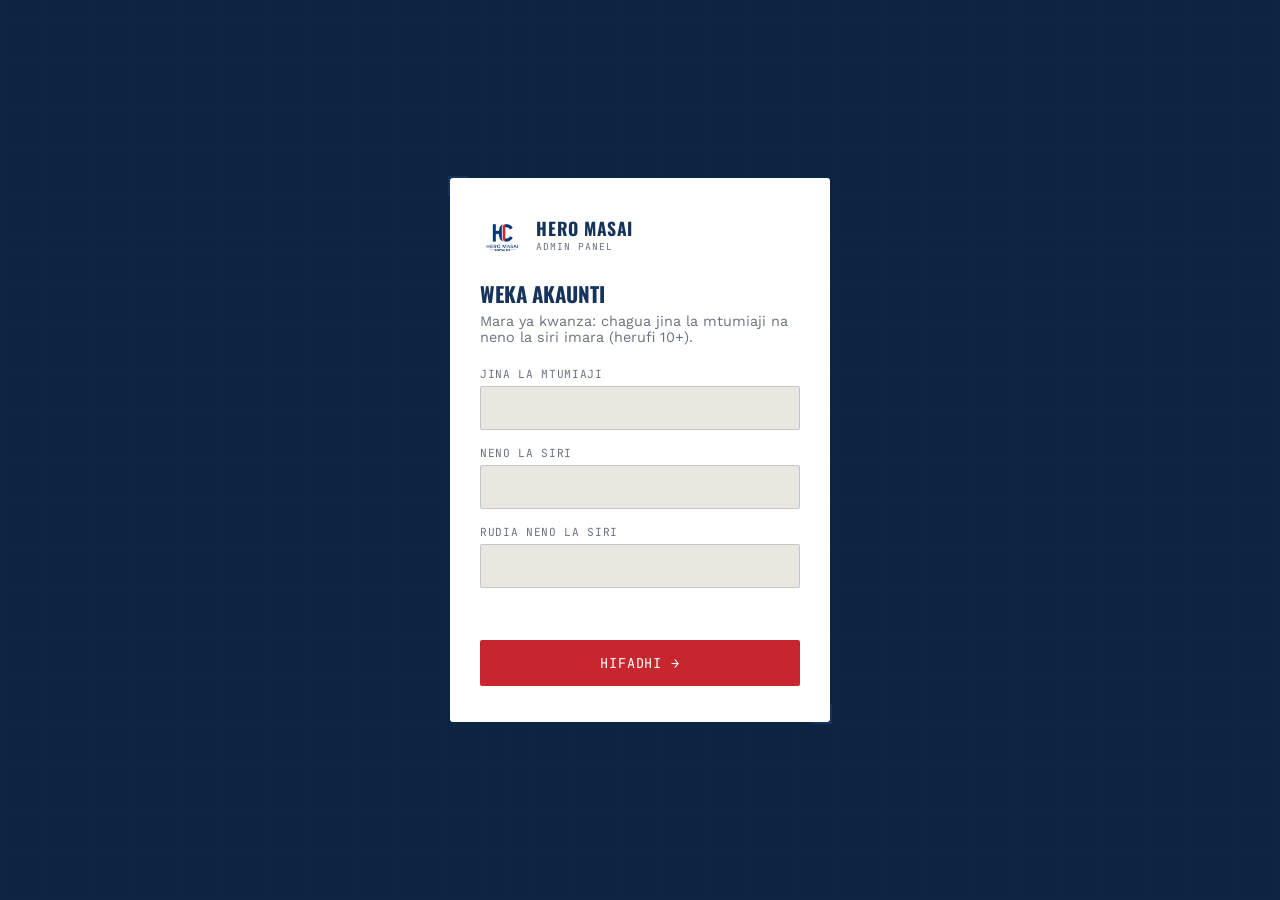
<file: admin/login.html>
<!DOCTYPE html>
<html lang="sw">
<head>
<meta charset="UTF-8">
<meta name="viewport" content="width=device-width, initial-scale=1.0">
<meta name="robots" content="noindex,nofollow">
<title>HMC Admin | Ingia</title>
<link rel="icon" href="../assets/logo.jpg">
<link rel="preconnect" href="https://fonts.googleapis.com">
<link href="https://fonts.googleapis.com/css2?family=Oswald:wght@500;600;700&family=Work+Sans:wght@400;500;600&family=JetBrains+Mono:wght@400;500&display=swap" rel="stylesheet">
<style>
  :root{--navy:#16335c;--navy-dark:#0c2240;--red:#c8262f;--concrete:#eae7e0;--white:#fff;--ink:#20242b;--steel:#6b7280;--line:rgba(22,51,92,.18)}
  *{box-sizing:border-box}
  body{margin:0;font-family:"Work Sans",sans-serif;color:var(--ink);min-height:100vh;display:flex;align-items:center;justify-content:center;
    background:linear-gradient(rgba(12,34,64,.92),rgba(12,34,64,.92)),
      repeating-linear-gradient(0deg,rgba(255,255,255,.06) 0 1px,transparent 1px 44px),
      repeating-linear-gradient(90deg,rgba(255,255,255,.06) 0 1px,transparent 1px 44px),var(--navy)}
  .card{background:var(--white);width:100%;max-width:380px;margin:20px;padding:36px 30px;border-radius:3px;position:relative}
  .card::before,.card::after{content:"";position:absolute;width:18px;height:18px;border:2px solid var(--navy)}
  .card::before{top:-2px;left:-2px;border-right:none;border-bottom:none}
  .card::after{bottom:-2px;right:-2px;border-left:none;border-top:none}
  .brand{display:flex;align-items:center;gap:12px;margin-bottom:8px}
  .brand img{height:46px}
  .brand b{font-family:"Oswald",sans-serif;color:var(--navy);font-size:1.1rem;letter-spacing:.03em;line-height:1}
  .brand small{display:block;font-family:"JetBrains Mono",monospace;font-size:.6rem;color:var(--steel);letter-spacing:.1em;text-transform:uppercase;font-weight:400}
  h1{font-family:"Oswald",sans-serif;text-transform:uppercase;color:var(--navy);font-size:1.3rem;margin:18px 0 4px}
  p.sub{color:var(--steel);font-size:.9rem;margin:0 0 22px}
  label{font-family:"JetBrains Mono",monospace;font-size:.7rem;text-transform:uppercase;letter-spacing:.06em;color:var(--steel);display:block;margin-bottom:5px}
  input{width:100%;border:1px solid var(--line);background:var(--concrete);padding:12px 14px;font-size:.95rem;border-radius:2px;margin-bottom:16px;font-family:inherit}
  input:focus{outline:2px solid var(--navy);outline-offset:1px}
  button{width:100%;border:none;background:var(--red);color:#fff;font-family:"JetBrains Mono",monospace;text-transform:uppercase;letter-spacing:.06em;font-size:.85rem;padding:14px;border-radius:2px;cursor:pointer}
  button:hover{background:var(--navy-dark)}
  .err{color:var(--red);font-family:"JetBrains Mono",monospace;font-size:.78rem;min-height:1.1em;margin-bottom:10px}
  .hint{margin-top:18px;font-family:"JetBrains Mono",monospace;font-size:.72rem;color:var(--steel);text-align:center}
</style>
</head>
<body>
  <div class="card">
    <div class="brand">
      <img src="../assets/logo.jpg" alt="HMC">
      <span><b>HERO MASAI</b><small>Admin Panel</small></span>
    </div>
    <h1 id="login-title">Ingia</h1>
    <p class="sub" id="login-sub">Weka jina la mtumiaji na neno la siri.</p>
    <form id="login-form">
      <label for="user">Jina la Mtumiaji</label>
      <input type="text" id="user" autocomplete="username" required>
      <label for="pass">Neno la Siri</label>
      <input type="password" id="pass" autocomplete="current-password" required>
      <div id="confirm-wrap" style="display:none">
        <label for="pass2">Rudia Neno la Siri</label>
        <input type="password" id="pass2" autocomplete="new-password">
      </div>
      <p class="err" id="err"></p>
      <button type="submit" id="login-btn">Ingia &rarr;</button>
    </form>
  </div>

<script>
(function(){
  // Akaunti ya admin: nenosiri halihifadhiwi kama lilivyo — linahifadhiwa kama hash (PBKDF2-SHA256)
  var KEY="hmc_admin_account";
  var ITER=150000;
  var form=document.getElementById("login-form");
  var err=document.getElementById("err");
  var title=document.getElementById("login-title");
  var sub=document.getElementById("login-sub");
  var btn=document.getElementById("login-btn");
  var confirmWrap=document.getElementById("confirm-wrap");

  function load(){ try { return JSON.parse(localStorage.getItem(KEY)); } catch(e){ return null; } }
  function b64(buf){ return btoa(String.fromCharCode.apply(null, new Uint8Array(buf))); }
  function hashPass(pass, saltB64, iter){
    var salt=Uint8Array.from(atob(saltB64), function(c){ return c.charCodeAt(0); });
    return crypto.subtle.importKey("raw", new TextEncoder().encode(pass), "PBKDF2", false, ["deriveBits"])
      .then(function(k){ return crypto.subtle.deriveBits({name:"PBKDF2", salt:salt, iterations:iter, hash:"SHA-256"}, k, 256); })
      .then(b64);
  }
  function newSalt(){ var a=new Uint8Array(16); crypto.getRandomValues(a); return b64(a); }
  window.hmcHashPass=hashPass; window.hmcNewSalt=newSalt;

  // Hali: "setup" (hakuna akaunti), "migrate" (akaunti ya zamani yenye nenosiri wazi), "login"
  var acc=load();
  var mode = !acc ? "setup" : (acc.pass != null ? "migrate" : "login");
  var verifiedOld=false;

  function setMode(m){
    mode=m; err.textContent="";
    if(m==="setup"){
      title.textContent="Weka Akaunti";
      sub.textContent="Mara ya kwanza: chagua jina la mtumiaji na neno la siri imara (herufi 10+).";
      confirmWrap.style.display="block"; btn.innerHTML="Hifadhi &rarr;";
    } else if(m==="newpass"){
      title.textContent="Badilisha Neno la Siri";
      sub.textContent="Kwa usalama, weka neno la siri jipya imara (herufi 10+) kabla ya kuendelea.";
      document.getElementById("pass").value="";
      confirmWrap.style.display="block"; btn.innerHTML="Hifadhi &rarr;";
    } else {
      title.textContent="Ingia"; sub.textContent="Weka jina la mtumiaji na neno la siri.";
      confirmWrap.style.display="none"; btn.innerHTML="Ingia &rarr;";
    }
  }
  setMode(mode==="setup" ? "setup" : "login");

  // Zuia kubahatisha: subiri baada ya makosa 5
  function locked(){ var t=Number(sessionStorage.getItem("hmc_lock_until")||0); return Date.now()<t; }
  function fail(){
    var n=Number(sessionStorage.getItem("hmc_fails")||0)+1; sessionStorage.setItem("hmc_fails", n);
    if(n>=5){ sessionStorage.setItem("hmc_lock_until", Date.now()+5*60*1000); sessionStorage.setItem("hmc_fails",0); }
    err.textContent="Jina au neno la siri si sahihi.";
  }

  function saveNew(user, pass){
    var salt=newSalt();
    return hashPass(pass, salt, ITER).then(function(h){
      localStorage.setItem(KEY, JSON.stringify({user:user, salt:salt, hash:h, iter:ITER}));
    });
  }
  function enter(){ sessionStorage.setItem("hmc_logged_in","1"); window.location.href="dashboard.html"; }

  form.addEventListener("submit", function(e){
    e.preventDefault();
    if(!window.crypto || !crypto.subtle){ err.textContent="Tumia browser ya kisasa kupitia https."; return; }
    var u=document.getElementById("user").value.trim();
    var p=document.getElementById("pass").value;
    var p2=document.getElementById("pass2").value;

    if(mode==="setup" || mode==="newpass"){
      if(!u){ err.textContent="Weka jina la mtumiaji."; return; }
      if(p.length<10){ err.textContent="Neno la siri liwe na herufi 10 au zaidi."; return; }
      if(p!==p2){ err.textContent="Maneno ya siri hayalingani."; return; }
      saveNew(u,p).then(enter);
      return;
    }
    if(locked()){ err.textContent="Majaribio mengi. Subiri dakika 5."; return; }
    acc=load();
    if(!acc){ setMode("setup"); return; }
    if(acc.pass != null){
      // Akaunti ya zamani: thibitisha kwa nenosiri la zamani kisha lazimisha jipya
      if(u===acc.user && p===acc.pass){ sessionStorage.setItem("hmc_fails",0); setMode("newpass"); }
      else fail();
      return;
    }
    hashPass(p, acc.salt, acc.iter||ITER).then(function(h){
      if(u===acc.user && h===acc.hash){ sessionStorage.setItem("hmc_fails",0); enter(); }
      else fail();
    });
  });
})();
</script>
</body>
</html>
</file>
<file: css/style.css>
/* ===========================================================
   HERO MASAI COMPANY LTD — Design tokens
   Theme: Blueprint / architectural drafting
   =========================================================== */

:root {
  --navy: #16335c;
  --navy-dark: #0c2240;
  --red: #c8262f;
  --concrete: #eae7e0;
  --white: #ffffff;
  --ink: #20242b;
  --steel: #6b7280;
  --line: rgba(22, 51, 92, 0.18);

  --display: "Oswald", sans-serif;
  --body: "Work Sans", sans-serif;
  --mono: "JetBrains Mono", monospace;

  --max: 1140px;
  --radius: 2px;
}

* { box-sizing: border-box; }
html { scroll-behavior: smooth; }

body {
  margin: 0;
  font-family: var(--body);
  color: var(--ink);
  background: var(--white);
  line-height: 1.6;
}

img { max-width: 100%; display: block; }

a { color: inherit; text-decoration: none; }

h1, h2, h3 {
  font-family: var(--display);
  text-transform: uppercase;
  letter-spacing: 0.02em;
  margin: 0 0 0.5em;
  color: var(--navy);
  line-height: 1.15;
}

.eyebrow {
  font-family: var(--mono);
  font-size: 0.78rem;
  letter-spacing: 0.12em;
  text-transform: uppercase;
  color: var(--red);
  display: flex;
  align-items: center;
  gap: 0.5em;
  margin-bottom: 0.6em;
}
.eyebrow::before {
  content: "";
  width: 22px;
  height: 2px;
  background: var(--red);
}

.wrap {
  max-width: var(--max);
  margin: 0 auto;
  padding: 0 24px;
}

section { padding: 64px 0; }

/* ---------- Blueprint corner-bracket frame (signature element) ---------- */
.blueprint-frame {
  position: relative;
  border: 1px solid var(--line);
  padding: 28px;
}
.blueprint-frame::before,
.blueprint-frame::after,
.blueprint-frame .bf-tr,
.blueprint-frame .bf-br {
  content: "";
  position: absolute;
  width: 16px;
  height: 16px;
  border: 2px solid var(--navy);
}
.blueprint-frame::before { top: -2px; left: -2px; border-right: none; border-bottom: none; }
.blueprint-frame::after { bottom: -2px; right: -2px; border-left: none; border-top: none; }

.dashed-rule {
  border: none;
  border-top: 2px dashed var(--line);
  margin: 0;
}

/* ---------- Header / Nav ---------- */
header.site {
  position: sticky;
  top: 0;
  z-index: 50;
  background: var(--white);
  border-bottom: 1px solid var(--line);
}
.nav {
  display: flex;
  align-items: center;
  justify-content: space-between;
  padding: 14px 24px;
  max-width: var(--max);
  margin: 0 auto;
}
.brand {
  display: flex;
  align-items: center;
  gap: 12px;
}
.brand img { height: 42px; width: auto; }
.brand-text {
  font-family: var(--display);
  font-weight: 600;
  font-size: 1.05rem;
  color: var(--navy);
  letter-spacing: 0.03em;
  line-height: 1.1;
}
.brand-text small {
  display: block;
  font-family: var(--mono);
  font-size: 0.62rem;
  color: var(--steel);
  letter-spacing: 0.1em;
  font-weight: 400;
  text-transform: uppercase;
}

nav.links {
  display: flex;
  gap: 28px;
  font-family: var(--mono);
  font-size: 0.82rem;
  letter-spacing: 0.04em;
  text-transform: uppercase;
}
nav.links a {
  position: relative;
  padding-bottom: 4px;
  color: var(--ink);
}
nav.links a.active { color: var(--red); }
nav.links a::after {
  content: "";
  position: absolute;
  left: 0; bottom: 0;
  height: 2px; width: 0;
  background: var(--red);
  transition: width 0.2s ease;
}
nav.links a:hover::after { width: 100%; }

.nav-cta {
  background: var(--navy);
  color: var(--white) !important;
  font-family: var(--mono);
  font-size: 0.78rem;
  letter-spacing: 0.06em;
  text-transform: uppercase;
  padding: 10px 18px;
  border-radius: var(--radius);
}
.nav-cta:hover { background: var(--red); }

.menu-toggle {
  display: none;
  background: none;
  border: none;
  font-size: 1.6rem;
  color: var(--navy);
  cursor: pointer;
}

/* ---------- Hero ---------- */
.hero {
  position: relative;
  background:
    linear-gradient(rgba(255,255,255,0.93), rgba(255,255,255,0.93)),
    repeating-linear-gradient(0deg, var(--line) 0 1px, transparent 1px 48px),
    repeating-linear-gradient(90deg, var(--line) 0 1px, transparent 1px 48px);
  padding: 88px 0 72px;
  overflow: hidden;
}
.hero .wrap { position: relative; z-index: 2; }
.hero h1 {
  font-size: clamp(2.2rem, 5vw, 3.6rem);
  max-width: 760px;
}
.hero h1 span { color: var(--red); }
.hero p.lead {
  max-width: 560px;
  color: var(--steel);
  font-size: 1.08rem;
  margin-bottom: 1.8em;
}
.cta-row { display: flex; gap: 16px; flex-wrap: wrap; }

.btn {
  font-family: var(--mono);
  font-size: 0.85rem;
  letter-spacing: 0.05em;
  text-transform: uppercase;
  padding: 14px 26px;
  border-radius: var(--radius);
  display: inline-flex;
  align-items: center;
  gap: 10px;
  border: 1.5px solid transparent;
}
.btn-primary { background: var(--red); color: var(--white); }
.btn-primary:hover { background: var(--navy-dark); }
.btn-outline { border-color: var(--navy); color: var(--navy); background: transparent; }
.btn-outline:hover { background: var(--navy); color: var(--white); }

.hero-meta {
  display: flex;
  gap: 36px;
  margin-top: 56px;
  flex-wrap: wrap;
}
.hero-meta div { font-family: var(--mono); font-size: 0.75rem; color: var(--steel); }
.hero-meta strong {
  display: block;
  font-family: var(--display);
  font-size: 1.6rem;
  color: var(--navy);
  text-transform: none;
}

/* ---------- Section headers ---------- */
.section-head { max-width: 620px; margin-bottom: 44px; }
.section-head h2 { font-size: clamp(1.6rem, 3.2vw, 2.3rem); }
.section-head p { color: var(--steel); margin: 0; }

.bg-concrete { background: var(--concrete); }

/* ---------- Services grid ---------- */
.services-grid {
  display: grid;
  grid-template-columns: repeat(3, 1fr);
  gap: 22px;
}
.service-card {
  background: var(--white);
  padding: 30px 24px;
  position: relative;
  border-top: 3px solid var(--navy);
}
.service-card .num {
  font-family: var(--mono);
  color: var(--red);
  font-size: 0.78rem;
  letter-spacing: 0.08em;
}
.service-card h3 {
  font-size: 1.1rem;
  margin-top: 10px;
}
.service-card p {
  color: var(--steel);
  font-size: 0.93rem;
  margin: 0;
}

/* ---------- Why us / stats ---------- */
.why-grid {
  display: grid;
  grid-template-columns: 1.1fr 1fr;
  gap: 48px;
  align-items: start;
}
.stat-list { display: grid; gap: 22px; }
.stat-row {
  display: flex;
  gap: 16px;
  border-bottom: 1px dashed var(--line);
  padding-bottom: 16px;
}
.stat-row strong {
  font-family: var(--display);
  font-size: 1rem;
  color: var(--navy);
  min-width: 30px;
}

/* ---------- Portfolio ---------- */
.gallery {
  display: grid;
  grid-template-columns: repeat(3, 1fr);
  gap: 20px;
}
.gallery-item {
  aspect-ratio: 4/3;
  background: var(--navy);
  position: relative;
  overflow: hidden;
  display: flex;
  align-items: flex-end;
}
.gallery-item img {
  position: absolute;
  inset: 0;
  width: 100%;
  height: 100%;
  object-fit: cover;
}
.gallery-item .placeholder-pattern {
  position: absolute;
  inset: 0;
  background:
    repeating-linear-gradient(45deg, rgba(255,255,255,0.06) 0 2px, transparent 2px 14px);
}
.gallery-item .tag {
  position: relative;
  z-index: 2;
  font-family: var(--mono);
  font-size: 0.72rem;
  color: var(--white);
  background: rgba(12,34,64,0.78);
  padding: 8px 12px;
  text-transform: uppercase;
  letter-spacing: 0.06em;
  width: 100%;
}

/* ---------- Testimonials ---------- */
.testi-grid {
  display: grid;
  grid-template-columns: repeat(3, 1fr);
  gap: 22px;
}
.testi-card {
  background: var(--white);
  border: 1px solid var(--line);
  padding: 26px;
}
.testi-card .quote-mark {
  font-family: var(--display);
  font-size: 2.4rem;
  color: var(--red);
  line-height: 0.6;
  display: block;
  margin-bottom: 8px;
}
.testi-card p.quote { font-size: 0.95rem; color: var(--ink); }
.testi-card .author {
  font-family: var(--mono);
  font-size: 0.78rem;
  color: var(--steel);
  text-transform: uppercase;
  letter-spacing: 0.04em;
  margin-top: 14px;
}

/* ---------- Contact ---------- */
.contact-grid {
  display: grid;
  grid-template-columns: 1fr 1fr;
  gap: 48px;
}
.contact-info-row {
  display: flex;
  gap: 14px;
  margin-bottom: 22px;
}
.contact-info-row .ico {
  width: 38px; height: 38px;
  border: 1.5px solid var(--navy);
  border-radius: 50%;
  display: flex; align-items: center; justify-content: center;
  color: var(--navy);
  flex-shrink: 0;
  font-size: 1rem;
}
.contact-info-row strong { display: block; color: var(--navy); font-size: 0.95rem; }
.contact-info-row span { color: var(--steel); font-size: 0.92rem; }

form.contact-form { display: grid; gap: 14px; }
form.contact-form label {
  font-family: var(--mono);
  font-size: 0.72rem;
  text-transform: uppercase;
  letter-spacing: 0.06em;
  color: var(--steel);
  margin-bottom: 4px;
  display: block;
}
form.contact-form input,
form.contact-form select,
form.contact-form textarea {
  width: 100%;
  border: 1px solid var(--line);
  background: var(--concrete);
  padding: 12px 14px;
  font-family: var(--body);
  font-size: 0.95rem;
  border-radius: var(--radius);
}
form.contact-form input:focus,
form.contact-form select:focus,
form.contact-form textarea:focus {
  outline: 2px solid var(--navy);
  outline-offset: 1px;
}
form.contact-form button {
  border: none;
  cursor: pointer;
  width: fit-content;
  justify-self: start;
}

/* ---------- Map ---------- */
.map-frame iframe { width: 100%; height: 340px; border: 0; filter: grayscale(15%); }

/* ---------- Footer ---------- */
footer.site {
  background: var(--navy-dark);
  color: rgba(255,255,255,0.78);
  padding: 48px 0 24px;
  font-size: 0.92rem;
}
footer.site .foot-grid {
  display: grid;
  grid-template-columns: 1.4fr 1fr 1fr;
  gap: 32px;
  margin-bottom: 32px;
}
footer.site h4 {
  color: var(--white);
  font-family: var(--mono);
  font-size: 0.78rem;
  letter-spacing: 0.08em;
  text-transform: uppercase;
  margin-bottom: 14px;
}
footer.site a:hover { color: var(--white); }
footer.site .foot-bottom {
  border-top: 1px solid rgba(255,255,255,0.12);
  padding-top: 20px;
  font-family: var(--mono);
  font-size: 0.75rem;
  display: flex;
  justify-content: space-between;
  flex-wrap: wrap;
  gap: 10px;
  color: rgba(255,255,255,0.55);
}

/* ---------- Page hero (sub pages) ---------- */
.page-hero {
  background: var(--navy);
  padding: 56px 0;
  position: relative;
}
.page-hero .wrap { position: relative; z-index: 2; }
.page-hero h1 { color: var(--white); margin-bottom: 6px; }
.page-hero .eyebrow { color: rgba(255,255,255,0.7); }
.page-hero .eyebrow::before { background: var(--red); }
.page-hero p { color: rgba(255,255,255,0.7); max-width: 540px; margin: 0; }

/* ---------- Floating WhatsApp button ---------- */
.fab-whatsapp {
  position: fixed;
  bottom: 22px;
  right: 22px;
  background: #1f9e4d;
  color: var(--white);
  width: 56px;
  height: 56px;
  border-radius: 50%;
  display: flex;
  align-items: center;
  justify-content: center;
  font-size: 1.5rem;
  box-shadow: 0 6px 18px rgba(0,0,0,0.25);
  z-index: 60;
}

/* ---------- Responsive ---------- */
@media (max-width: 880px) {
  .services-grid, .testi-grid, .gallery { grid-template-columns: repeat(2, 1fr); }
  .why-grid, .contact-grid { grid-template-columns: 1fr; }
  footer.site .foot-grid { grid-template-columns: 1fr; gap: 24px; }
}

@media (max-width: 640px) {
  nav.links { display: none; }
  .menu-toggle { display: block; }
  nav.links.open {
    display: flex;
    flex-direction: column;
    position: absolute;
    top: 100%; left: 0; right: 0;
    background: var(--white);
    padding: 20px 24px;
    gap: 16px;
    border-bottom: 1px solid var(--line);
  }
  .services-grid, .testi-grid, .gallery { grid-template-columns: 1fr; }
  .hero { padding: 56px 0 48px; }
  section { padding: 48px 0; }
  .nav-cta { display: none; }
}

@media (prefers-reduced-motion: reduce) {
  html { scroll-behavior: auto; }
  nav.links a::after { transition: none; }
}

/* =========================================================
   ===========  SUPER UPGRADE — Premium layer  ============
   ========================================================= */

/* --- Smooth nav glass on scroll --- */
header.site.scrolled {
  background: rgba(255,255,255,0.86);
  backdrop-filter: blur(12px);
  box-shadow: 0 6px 24px rgba(12,34,64,0.08);
}

/* --- Scroll reveal --- */
.reveal { opacity: 0; transform: translateY(26px); transition: opacity .7s cubic-bezier(.2,.7,.2,1), transform .7s cubic-bezier(.2,.7,.2,1); }
.reveal.in { opacity: 1; transform: none; }
.reveal.d1 { transition-delay: .08s; }
.reveal.d2 { transition-delay: .16s; }
.reveal.d3 { transition-delay: .24s; }
.reveal.d4 { transition-delay: .32s; }
.reveal.d5 { transition-delay: .40s; }

/* =================== HERO (super) =================== */
.hero {
  padding: 0;
  min-height: 92vh;
  display: flex;
  align-items: center;
  position: relative;
  background:
    radial-gradient(1100px 600px at 78% -10%, rgba(200,38,47,0.10), transparent 60%),
    radial-gradient(900px 700px at -5% 110%, rgba(22,51,92,0.14), transparent 55%),
    linear-gradient(rgba(255,255,255,0.90), rgba(255,255,255,0.92)),
    repeating-linear-gradient(0deg, var(--line) 0 1px, transparent 1px 52px),
    repeating-linear-gradient(90deg, var(--line) 0 1px, transparent 1px 52px),
    var(--white);
}
.hero-inner {
  display: grid;
  grid-template-columns: 1.05fr 0.95fr;
  gap: 40px;
  align-items: center;
  width: 100%;
}
.hero h1 {
  font-size: clamp(2.4rem, 5.4vw, 4.1rem);
  line-height: 1.04;
  letter-spacing: -0.01em;
}
.hero h1 .wordline { display: block; overflow: hidden; }
.hero h1 .wordline > span {
  display: inline-block;
  transform: translateY(110%);
  animation: riseIn .9s cubic-bezier(.2,.8,.2,1) forwards;
}
.hero h1 .wordline:nth-child(2) > span { animation-delay: .12s; }
.hero h1 .wordline:nth-child(3) > span { animation-delay: .24s; }
@keyframes riseIn { to { transform: none; } }

.hero .eyebrow,
.hero .lead,
.hero .cta-row,
.hero .hero-meta { animation: fadeUp .8s ease both; }
.hero .lead { animation-delay: .35s; }
.hero .cta-row { animation-delay: .45s; }
.hero .hero-meta { animation-delay: .55s; margin-top: 40px; }
@keyframes fadeUp { from { opacity: 0; transform: translateY(16px); } to { opacity: 1; transform: none; } }

.btn { transition: transform .18s ease, background .2s ease, box-shadow .2s ease; position: relative; }
.btn-primary { box-shadow: 0 10px 26px rgba(200,38,47,0.28); }
.btn-primary:hover { transform: translateY(-2px); box-shadow: 0 14px 32px rgba(200,38,47,0.36); }
.btn-outline:hover { transform: translateY(-2px); }

/* hero visual (animated blueprint) */
.hero-visual {
  position: relative;
  aspect-ratio: 1 / 1;
  max-width: 520px;
  width: 100%;
  margin-left: auto;
  animation: fadeUp 1s ease both;
  animation-delay: .3s;
}
.hero-visual svg { width: 100%; height: 100%; overflow: visible; }
.draw { stroke-dasharray: 1400; stroke-dashoffset: 1400; animation: draw 2.6s ease forwards .5s; }
.draw.s2 { animation-delay: 1.1s; }
.draw.s3 { animation-delay: 1.6s; }
@keyframes draw { to { stroke-dashoffset: 0; } }
.hv-fill { opacity: 0; animation: fillIn .8s ease forwards 2.4s; }
@keyframes fillIn { to { opacity: 1; } }
.hv-badge {
  position: absolute;
  background: var(--white);
  border: 1px solid var(--line);
  border-radius: 4px;
  padding: 12px 16px;
  box-shadow: 0 12px 30px rgba(12,34,64,0.12);
  font-family: var(--mono);
  font-size: 0.72rem;
  color: var(--navy);
  animation: fadeUp .7s ease both 2.6s;
}
.hv-badge b { font-family: var(--display); font-size: 1.3rem; display: block; color: var(--navy); }
.hv-badge .accent { color: var(--red); }
.hv-badge.tl { top: 6%; left: -6%; }
.hv-badge.br { bottom: 8%; right: -4%; }

/* marquee strip */
.marquee {
  background: var(--navy);
  color: rgba(255,255,255,0.92);
  overflow: hidden;
  border-top: 3px solid var(--red);
  padding: 0;
}
.marquee-track {
  display: flex;
  gap: 48px;
  white-space: nowrap;
  padding: 16px 0;
  font-family: var(--display);
  text-transform: uppercase;
  letter-spacing: 0.06em;
  font-size: 1.05rem;
  animation: scrollx 26s linear infinite;
}
.marquee-track span { display: inline-flex; align-items: center; gap: 48px; }
.marquee-track i { color: var(--red); font-style: normal; }
@keyframes scrollx { from { transform: translateX(0); } to { transform: translateX(-50%); } }

/* service cards — premium hover */
.service-card {
  transition: transform .25s cubic-bezier(.2,.7,.2,1), box-shadow .25s ease, border-color .25s ease;
  overflow: hidden;
}
.service-card::after {
  content: "";
  position: absolute;
  inset: auto 0 0 0;
  height: 3px;
  background: var(--red);
  transform: scaleX(0);
  transform-origin: left;
  transition: transform .3s ease;
}
.service-card:hover {
  transform: translateY(-6px);
  box-shadow: 0 18px 40px rgba(12,34,64,0.12);
  border-top-color: var(--red);
}
.service-card:hover::after { transform: scaleX(1); }

/* counters */
.count { font-variant-numeric: tabular-nums; }

/* ============ PROCESS timeline (signature) ============ */
.process { position: relative; }
.process-track {
  display: grid;
  grid-template-columns: repeat(4, 1fr);
  gap: 0;
  position: relative;
}
.process-track::before {
  content: "";
  position: absolute;
  top: 26px; left: 8%; right: 8%;
  height: 2px;
  background: repeating-linear-gradient(90deg, var(--navy) 0 8px, transparent 8px 16px);
}
.step { text-align: center; padding: 0 16px; position: relative; }
.step .dot {
  width: 54px; height: 54px;
  margin: 0 auto 18px;
  border-radius: 50%;
  background: var(--white);
  border: 2px solid var(--navy);
  display: flex; align-items: center; justify-content: center;
  font-family: var(--display);
  font-size: 1.2rem;
  color: var(--navy);
  position: relative;
  z-index: 2;
  transition: transform .25s ease, background .25s ease, color .25s ease;
}
.step:hover .dot { background: var(--red); border-color: var(--red); color: #fff; transform: scale(1.08); }
.step h3 { font-size: 1.05rem; margin-bottom: 6px; }
.step p { color: var(--steel); font-size: 0.9rem; margin: 0; }

/* CTA band */
.cta-band {
  background:
    radial-gradient(700px 300px at 80% 0%, rgba(200,38,47,0.25), transparent 60%),
    var(--navy-dark);
  color: #fff;
  text-align: center;
  position: relative;
  overflow: hidden;
}
.cta-band h2 { color: #fff; font-size: clamp(1.8rem, 4vw, 2.8rem); }
.cta-band p { color: rgba(255,255,255,0.72); max-width: 520px; margin: 0 auto 26px; }
.cta-band .btn-primary { box-shadow: 0 12px 30px rgba(0,0,0,0.3); }

/* testimonials lift */
.testi-card { transition: transform .25s ease, box-shadow .25s ease; }
.testi-card:hover { transform: translateY(-5px); box-shadow: 0 16px 36px rgba(12,34,64,0.10); }

/* gallery zoom */
.gallery-item img, .gallery-item .placeholder-pattern { transition: transform .5s cubic-bezier(.2,.7,.2,1); }
.gallery-item:hover img, .gallery-item:hover .placeholder-pattern { transform: scale(1.06); }

@media (max-width: 880px) {
  .hero-inner { grid-template-columns: 1fr; gap: 8px; }
  .hero-visual { max-width: 360px; margin: 24px auto 0; }
  .hv-badge.tl { left: 0; } .hv-badge.br { right: 0; }
  .process-track { grid-template-columns: 1fr 1fr; gap: 36px 0; }
  .process-track::before { display: none; }
}
@media (max-width: 640px) {
  .hero { min-height: auto; padding: 40px 0 8px; }
  .process-track { grid-template-columns: 1fr; }
}
@media (prefers-reduced-motion: reduce) {
  .draw { stroke-dashoffset: 0 !important; animation: none; }
  .hv-fill, .hero h1 .wordline > span, .hero .eyebrow, .hero .lead, .hero .cta-row, .hero .hero-meta, .hero-visual, .hv-badge { animation: none !important; opacity: 1 !important; transform: none !important; }
  .reveal { opacity: 1 !important; transform: none !important; }
  .marquee-track { animation: none; }
}

/* =========================================================
   =========  BUILDINGS & FLAIR — mbwembwe nyingi  =========
   ========================================================= */

/* ---- Looping life on hero blueprint ---- */
.crane-arm { transform-box: fill-box; transform-origin: 75% 100%; animation: craneSway 6s ease-in-out infinite 3s; }
@keyframes craneSway { 0%,100%{transform:rotate(0deg)} 50%{transform:rotate(3deg)} }
.win-light { animation: winGlow 3.4s ease-in-out infinite; }
.win-light.w2 { animation-delay: .7s; }
.win-light.w3 { animation-delay: 1.4s; }
.win-light.w4 { animation-delay: 2.1s; }
@keyframes winGlow { 0%,100%{fill:rgba(200,38,47,0);} 45%,55%{fill:rgba(200,38,47,.55);} }

/* floating dust / spark particles */
.spark { animation: floatUp 5s linear infinite; opacity:0; }
.spark.s2{animation-delay:1.6s} .spark.s3{animation-delay:3.2s}
@keyframes floatUp { 0%{transform:translateY(0);opacity:0} 15%{opacity:.8} 85%{opacity:.5} 100%{transform:translateY(-60px);opacity:0} }

/* ---- Shimmer on big headings ---- */
.shimmer { background:linear-gradient(100deg,var(--navy) 0 40%, #2c5ca3 50%, var(--navy) 60% 100%); background-size:200% 100%;
  -webkit-background-clip:text;background-clip:text;color:transparent;animation:shine 6s linear infinite; }
@keyframes shine { to { background-position:-200% 0; } }

/* =================== PAGE HERO (animated) =================== */
.page-hero {
  padding: 0; min-height: 360px;
  display: flex; align-items: center; overflow: hidden;
  background:
    radial-gradient(700px 380px at 88% 20%, rgba(200,38,47,0.22), transparent 60%),
    linear-gradient(160deg, #16335c, #0c2240);
}
.page-hero .ph-grid {
  display:grid; grid-template-columns: 1.1fr 0.9fr; align-items:center; gap:24px; width:100%;
}
.page-hero .ph-text { animation: fadeUp .8s ease both; position:relative; z-index:2; }
.page-hero h1 { font-size: clamp(2rem, 4.6vw, 3.2rem); }
.page-hero::before {
  content:""; position:absolute; inset:0;
  background-image:
    repeating-linear-gradient(0deg, rgba(255,255,255,.06) 0 1px, transparent 1px 46px),
    repeating-linear-gradient(90deg, rgba(255,255,255,.06) 0 1px, transparent 1px 46px);
  pointer-events:none;
}
.ph-visual { position:relative; height:300px; }
.ph-visual svg { width:100%; height:100%; overflow:visible; }
.ph-visual .ln { stroke-dasharray:900; stroke-dashoffset:900; animation:draw 2.2s ease forwards .4s; }
.ph-visual .ln.b{animation-delay:.9s} .ph-visual .ln.c{animation-delay:1.3s}

/* skyline twinkle for portfolio */
.twinkle { animation: twk 2.6s ease-in-out infinite; }
.twinkle.t2{animation-delay:.4s}.twinkle.t3{animation-delay:.9s}.twinkle.t4{animation-delay:1.3s}.twinkle.t5{animation-delay:1.8s}
@keyframes twk { 0%,100%{opacity:.15} 50%{opacity:1} }

/* pulsing location pin for contact */
.pin-pulse { transform-box:fill-box; transform-origin:center bottom; animation: pinBounce 2.2s ease-in-out infinite; }
@keyframes pinBounce { 0%,100%{transform:translateY(0)} 50%{transform:translateY(-10px)} }
.pin-ring { transform-box:fill-box; transform-origin:center; animation: ring 2.2s ease-out infinite; }
@keyframes ring { 0%{transform:scale(.4);opacity:.7} 100%{transform:scale(1.8);opacity:0} }

/* growing bars (construction) for huduma */
.grow { transform-box:fill-box; transform-origin:bottom; transform:scaleY(0); animation: growUp 1.2s cubic-bezier(.2,.8,.2,1) forwards; }
.grow.g1{animation-delay:.5s}.grow.g2{animation-delay:.8s}.grow.g3{animation-delay:1.1s}.grow.g4{animation-delay:1.4s}
@keyframes growUp { to { transform:scaleY(1); } }

@media (max-width:820px){
  .page-hero .ph-grid{grid-template-columns:1fr}
  .ph-visual{height:200px;margin-top:6px}
}
@media (prefers-reduced-motion: reduce){
  .crane-arm,.win-light,.spark,.shimmer,.twinkle,.pin-pulse,.pin-ring{animation:none}
  .ph-visual .ln{stroke-dashoffset:0;animation:none}
  .grow{transform:none;animation:none}
  .win-light{fill:rgba(200,38,47,.4)}
}

/* gallery item kama link */
a.gallery-item { cursor: pointer; }
a.gallery-item:hover .tag { background: var(--red); }

/* =========================================================
   ===========  PORTFOLIO PROJECT CARDS  ==================
   ========================================================= */
.proj-grid {
  display: grid;
  grid-template-columns: repeat(3, 1fr);
  gap: 26px;
}
.proj-card {
  background: var(--white);
  border: 1px solid var(--line);
  border-radius: 6px;
  overflow: hidden;
  display: flex;
  flex-direction: column;
  transition: transform .28s cubic-bezier(.2,.7,.2,1), box-shadow .28s ease;
}
.proj-card:hover {
  transform: translateY(-8px);
  box-shadow: 0 22px 48px rgba(12,34,64,0.16);
}
.proj-img {
  position: relative;
  display: block;
  aspect-ratio: 4/3;
  overflow: hidden;
}
.proj-img img {
  width: 100%;
  height: 100%;
  object-fit: cover;
  transition: transform .5s cubic-bezier(.2,.7,.2,1);
}
.proj-card:hover .proj-img img { transform: scale(1.07); }
.proj-num {
  position: absolute;
  top: 14px;
  left: 14px;
  background: var(--navy);
  color: #fff;
  font-family: var(--display);
  font-size: 1.05rem;
  width: 42px;
  height: 42px;
  display: flex;
  align-items: center;
  justify-content: center;
  border-radius: 4px;
  box-shadow: 0 6px 16px rgba(12,34,64,0.3);
}
.proj-card:hover .proj-num { background: var(--red); }
.proj-body { padding: 22px 22px 24px; flex: 1; display: flex; flex-direction: column; }
.proj-body h3 {
  font-size: 1.15rem;
  margin-bottom: 8px;
  line-height: 1.2;
}
.proj-body p {
  color: var(--steel);
  font-size: 0.92rem;
  margin: 0 0 16px;
  flex: 1;
}
.proj-meta {
  display: flex;
  justify-content: space-between;
  align-items: center;
  border-top: 1px dashed var(--line);
  padding-top: 14px;
  font-family: var(--mono);
  font-size: 0.74rem;
  color: var(--steel);
}
.proj-tag {
  font-family: var(--mono);
  font-size: 0.66rem;
  text-transform: uppercase;
  letter-spacing: 0.04em;
  padding: 4px 10px;
  border-radius: 20px;
}
.proj-tag.done { background: #e7eefc; color: var(--navy); }
.proj-tag.complete { background: #e3f6e9; color: #1f9e4d; }

@media (max-width: 880px) {
  .proj-grid { grid-template-columns: 1fr 1fr; }
}
@media (max-width: 580px) {
  .proj-grid { grid-template-columns: 1fr; }
}

/* =========================================================
   ======  HOMEPAGE v2 — Bechtel-inspired premium layer  ======
   Inaongezwa juu ya CSS iliyopo; haibadilishi rangi za brand.
   Inatumiwa na index.html, na .proj-cat/.proj-link na portfolio.
   ========================================================= */

/* --- Anchors chini ya header inayonata --- */
[id] { scroll-margin-top: 90px; }

/* --- Navigation: menyu ya simu ianze mapema (vitu 6) --- */
@media (max-width: 1040px) {
  nav.links { gap: 20px; font-size: 0.76rem; }
}
@media (max-width: 920px) {
  nav.links { display: none; }
  .menu-toggle { display: block; }
  nav.links.open {
    display: flex; flex-direction: column;
    position: absolute; top: 100%; left: 0; right: 0;
    background: var(--white); padding: 20px 24px; gap: 16px;
    border-bottom: 1px solid var(--line);
    box-shadow: 0 16px 30px rgba(12,34,64,0.10);
  }
}

/* --- Kitufe cha mistari myeupe (kwa background za giza) --- */
.btn-ghost { border-color: rgba(255,255,255,0.55); color: #fff; background: transparent; }
.btn-ghost:hover { background: #fff; color: var(--navy); transform: translateY(-2px); }

/* --- Kiungo cha maandishi --- */
.text-link {
  font-family: var(--mono); font-size: 0.8rem; letter-spacing: 0.06em;
  text-transform: uppercase; color: var(--red);
  border-bottom: 1.5px solid currentColor; padding-bottom: 2px;
}
.text-link:hover { color: var(--navy); }

/* --- Kichwa cha section chenye kitufe upande wa kulia --- */
.head-row {
  display: flex; justify-content: space-between; align-items: flex-end;
  gap: 24px; flex-wrap: wrap; margin-bottom: 44px;
}
.head-row .section-head { margin-bottom: 0; }

/* ================= 2. HERO ================= */
.hx {
  position: relative; overflow: hidden; color: #fff;
  padding: 96px 0 88px;
  background:
    radial-gradient(800px 420px at 85% 10%, rgba(200,38,47,0.20), transparent 60%),
    linear-gradient(160deg, var(--navy) 0%, var(--navy-dark) 70%);
}
.hx::before {
  content: ""; position: absolute; inset: 0; pointer-events: none;
  background-image:
    repeating-linear-gradient(0deg, rgba(255,255,255,.05) 0 1px, transparent 1px 48px),
    repeating-linear-gradient(90deg, rgba(255,255,255,.05) 0 1px, transparent 1px 48px);
}
.hx .wrap { position: relative; z-index: 2; }
.hx-grid { display: grid; grid-template-columns: 1.05fr 0.95fr; gap: 56px; align-items: center; }
.hx .eyebrow { color: rgba(255,255,255,0.75); animation: fadeUp .8s ease both; }
.hx h1 {
  color: #fff; font-size: clamp(2.3rem, 5vw, 3.9rem);
  line-height: 1.04; letter-spacing: 0.01em; margin-bottom: 0.45em;
}
.hx h1 .wordline { display: block; overflow: hidden; padding-bottom: 0.04em; }
.hx h1 .wordline > span { display: inline-block; transform: translateY(105%); animation: riseIn .9s cubic-bezier(.2,.7,.2,1) forwards .1s; }
.hx h1 .wordline:nth-child(2) > span { animation-delay: .25s; }
.hx-accent { color: #ff6b72; }
.hx-lead {
  font-size: 1.15rem; color: rgba(255,255,255,0.78); max-width: 520px;
  margin: 0 0 32px; animation: fadeUp .8s ease both .4s;
}
.hx .cta-row { animation: fadeUp .8s ease both .5s; }
.hx-facts {
  display: flex; gap: 40px; flex-wrap: wrap; margin-top: 52px;
  padding-top: 24px; border-top: 1px solid rgba(255,255,255,0.16);
  animation: fadeUp .8s ease both .6s;
}
.hx-facts div { font-family: var(--mono); font-size: 0.72rem; letter-spacing: 0.06em; text-transform: uppercase; color: rgba(255,255,255,0.6); }
.hx-facts strong { display: block; font-family: var(--display); font-size: 1.55rem; color: #fff; letter-spacing: 0.02em; text-transform: none; margin-bottom: 2px; }

.hx-visual {
  position: relative; margin: 0; aspect-ratio: 4 / 5; border-radius: 4px; overflow: hidden;
  box-shadow: 0 30px 70px rgba(0,0,0,0.35);
  animation: fadeUp 1s ease both .3s;
}
.hx-visual img { width: 100%; height: 100%; object-fit: cover; filter: saturate(0.9); }
.hx-visual::after {
  content: ""; position: absolute; inset: 0;
  background: linear-gradient(180deg, rgba(12,34,64,0.25) 0%, rgba(12,34,64,0.55) 55%, rgba(12,34,64,0.85) 100%);
}
.hx-visual svg { position: absolute; z-index: 2; left: 8%; right: 8%; bottom: 10%; width: 84%; height: auto; overflow: visible; }
.hx-visual figcaption {
  position: absolute; z-index: 3; left: 18px; bottom: 16px;
  font-family: var(--mono); font-size: 0.7rem; letter-spacing: 0.06em; text-transform: uppercase;
  color: rgba(255,255,255,0.85);
}

/* ================= 3. INTRO ================= */
.intro { padding: 88px 0; }
.intro-grid { display: grid; grid-template-columns: 0.9fr 1.1fr; gap: 56px; align-items: start; }
.intro h2 { font-size: clamp(1.7rem, 3.4vw, 2.5rem); }
.intro-big { font-size: clamp(1.15rem, 2vw, 1.4rem); line-height: 1.5; color: var(--navy); margin-top: 0; }
.intro-copy p { color: var(--steel); }
.intro-copy .intro-big { color: var(--navy); }

/* huduma kama viungo */
a.service-card { display: block; color: inherit; }

/* ================= 5. PROJECT CARDS (nyongeza) ================= */
.proj-cat {
  font-family: var(--mono); font-size: 0.68rem; letter-spacing: 0.08em;
  text-transform: uppercase; color: var(--red); margin-bottom: 6px;
}
.proj-link {
  margin-top: 16px; align-self: flex-start;
  font-family: var(--mono); font-size: 0.76rem; letter-spacing: 0.06em; text-transform: uppercase;
  color: var(--navy); border-bottom: 1.5px solid var(--red); padding-bottom: 2px;
}
.proj-link:hover { color: var(--red); }
.proj-card.is-target { box-shadow: 0 0 0 3px var(--red), 0 22px 48px rgba(12,34,64,0.16); }

/* ================= 7. QUALITY & SAFETY ================= */
.quality { padding: 88px 0; }
.quality-grid { display: grid; grid-template-columns: 1fr 1fr; gap: 64px; align-items: center; }
.quality-media { position: relative; margin: 0; }
.quality-media img { width: 100%; height: auto; aspect-ratio: 4 / 3; object-fit: cover; border-radius: 4px; }
.quality-media::before {
  content: ""; position: absolute; inset: -14px 14px 14px -14px;
  border: 2px solid var(--line); border-radius: 4px; z-index: -1;
}
.quality-media figcaption {
  font-family: var(--mono); font-size: 0.72rem; color: var(--steel);
  letter-spacing: 0.04em; margin-top: 12px;
}
.quality h2 { font-size: clamp(1.6rem, 3.2vw, 2.3rem); }
.pillars { list-style: none; padding: 0; margin: 28px 0 0; display: grid; gap: 22px; }
.pillars li { display: grid; grid-template-columns: 44px 1fr; gap: 14px; padding-bottom: 20px; border-bottom: 1px dashed var(--line); }
.pillars li:last-child { border-bottom: none; padding-bottom: 0; }
.pillars span { font-family: var(--display); font-size: 1.3rem; color: var(--red); line-height: 1.2; }
.pillars h3 { font-size: 1.02rem; margin-bottom: 4px; }
.pillars p { margin: 0; color: var(--steel); font-size: 0.93rem; }

/* ================= 8. ABOUT ================= */
.about {
  padding: 96px 0; color: rgba(255,255,255,0.8); position: relative; overflow: hidden;
  background: var(--navy);
}
.about::before {
  content: ""; position: absolute; inset: 0; pointer-events: none;
  background-image:
    repeating-linear-gradient(0deg, rgba(255,255,255,.05) 0 1px, transparent 1px 48px),
    repeating-linear-gradient(90deg, rgba(255,255,255,.05) 0 1px, transparent 1px 48px);
}
.about .wrap { position: relative; }
.about-grid { display: grid; grid-template-columns: 1.15fr 0.85fr; gap: 64px; align-items: start; }
.about h2 { color: #fff; font-size: clamp(1.7rem, 3.4vw, 2.5rem); }
.about .eyebrow { color: rgba(255,255,255,0.75); }
.about .motto {
  font-family: var(--display); text-transform: uppercase; letter-spacing: 0.08em;
  color: #ff6b72; font-size: 1.15rem; margin-top: 26px;
}
.about-facts { margin: 0; border-top: 2px solid var(--red); }
.about-facts div { padding: 18px 0; border-bottom: 1px solid rgba(255,255,255,0.14); }
.about-facts dt { font-family: var(--mono); font-size: 0.7rem; letter-spacing: 0.1em; text-transform: uppercase; color: rgba(255,255,255,0.55); margin-bottom: 4px; }
.about-facts dd { margin: 0; color: #fff; font-size: 1rem; }

/* ================= 9. CTA ================= */
.cta-band .btn-ghost { box-shadow: none; }

/* ================= 10. CONTACT STRIP ================= */
.contact-strip { padding: 0; background: var(--concrete); }
.contact-strip-grid { display: grid; grid-template-columns: repeat(4, 1fr); }
.cs-item {
  display: flex; gap: 14px; align-items: center; padding: 30px 22px;
  border-right: 1px solid var(--line); color: var(--navy); font-weight: 500;
  transition: background .2s ease;
}
.cs-item:last-child { border-right: none; }
a.cs-item:hover { background: rgba(255,255,255,0.6); }
.cs-item small { display: block; font-family: var(--mono); font-size: 0.68rem; letter-spacing: 0.1em; text-transform: uppercase; color: var(--steel); font-weight: 400; }
.cs-ico {
  width: 42px; height: 42px; flex-shrink: 0; border-radius: 50%;
  background: var(--white); display: flex; align-items: center; justify-content: center; font-size: 1.1rem;
}

/* ================= 11. FOOTER (safu 4) ================= */
footer.site .foot-grid.foot-4 { grid-template-columns: 1.5fr 1fr 1fr 1fr; }
footer.site .foot-grid p { margin: 0 0 8px; }

/* ================= RESPONSIVE ================= */
@media (max-width: 980px) {
  .hx-grid, .intro-grid, .quality-grid, .about-grid { grid-template-columns: 1fr; gap: 40px; }
  .hx-visual { aspect-ratio: 4 / 3; max-width: 640px; }
  .contact-strip-grid { grid-template-columns: 1fr 1fr; }
  .cs-item:nth-child(2) { border-right: none; }
  .cs-item:nth-child(-n+2) { border-bottom: 1px solid var(--line); }
  footer.site .foot-grid.foot-4 { grid-template-columns: 1fr 1fr; }
}
@media (max-width: 640px) {
  .hx { padding: 56px 0 56px; }
  .hx-facts { gap: 24px; margin-top: 36px; }
  .intro, .quality, .about { padding: 64px 0; }
  .contact-strip-grid { grid-template-columns: 1fr; }
  .cs-item { border-right: none; border-bottom: 1px solid var(--line); }
  .cs-item:last-child { border-bottom: none; }
  footer.site .foot-grid.foot-4 { grid-template-columns: 1fr; }
  .quality-media::before { display: none; }
}
@media (prefers-reduced-motion: reduce) {
  .hx h1 .wordline > span, .hx .eyebrow, .hx-lead, .hx .cta-row, .hx-facts, .hx-visual { animation: none !important; transform: none !important; opacity: 1 !important; }
}

/* =========================================================
   ======  KURASA ZA NDANI v2 (Huduma, Miradi, Wasiliana)  ======
   Zinatumia vipengele vya homepage: .hx, .cta-band, .contact-strip, footer
   ========================================================= */

/* --- Hero ya kurasa za ndani (fupi kuliko ya homepage) --- */
.hx-page { padding: 72px 0 72px; }
.hx-page h1 { font-size: clamp(2rem, 4.2vw, 3.1rem); }
.hx-page .hx-visual { aspect-ratio: 4 / 3; }
.hx-page .hx-facts { margin-top: 40px; }

/* --- Huduma: menyu ya pembeni + safu za huduma --- */
.svc-layout { display: grid; grid-template-columns: 240px 1fr; gap: 64px; align-items: start; }
.svc-side { position: sticky; top: 100px; }
.svc-side nav { display: flex; flex-direction: column; border-left: 2px solid var(--line); }
.svc-side nav a {
  display: flex; gap: 12px; padding: 10px 0 10px 16px; margin-left: -2px;
  border-left: 2px solid transparent; color: var(--navy); font-size: 0.95rem;
  transition: border-color .2s ease, color .2s ease;
}
.svc-side nav a span { font-family: var(--mono); font-size: 0.75rem; color: var(--red); padding-top: 3px; }
.svc-side nav a:hover { border-left-color: var(--red); color: var(--red); }
.svc-row {
  display: grid; grid-template-columns: 120px 1fr; gap: 28px;
  padding: 40px 0; border-bottom: 1px dashed var(--line);
}
.svc-row:first-child { padding-top: 0; }
.svc-row:last-child { border-bottom: none; }
.svc-num { font-family: var(--display); font-size: 3.2rem; line-height: 1; color: var(--line); }
.svc-row:hover .svc-num { color: var(--red); }
.svc-row h2 { font-size: clamp(1.35rem, 2.4vw, 1.75rem); margin-bottom: 10px; }
.svc-row p { color: var(--steel); max-width: 640px; margin: 0 0 16px; }
.svc-tags { list-style: none; padding: 0; margin: 0 0 20px; display: flex; flex-wrap: wrap; gap: 8px; }
.svc-tags li {
  font-family: var(--mono); font-size: 0.7rem; letter-spacing: 0.06em; text-transform: uppercase;
  color: var(--navy); background: var(--concrete); padding: 5px 10px; border-radius: 2px;
}

/* --- Wasiliana: kadi ya ofisi + fomu --- */
.office-col { display: grid; gap: 24px; align-content: start; }
.office-card { background: var(--concrete); padding: 32px; border-radius: 4px; }
.office-card h2 { font-size: 1.5rem; }
.office-facts { margin: 8px 0 24px; }
.office-facts div { padding: 14px 0; border-bottom: 1px solid var(--line); }
.office-facts dt { font-family: var(--mono); font-size: 0.68rem; letter-spacing: 0.1em; text-transform: uppercase; color: var(--steel); margin-bottom: 3px; }
.office-facts dd { margin: 0; color: var(--navy); font-weight: 500; }
.form-card h2 { font-size: 1.45rem; }
.form-intro { color: var(--steel); margin-top: -4px; }
.map-frame iframe { display: block; }

@media (max-width: 980px) {
  .svc-layout { grid-template-columns: 1fr; gap: 32px; }
  .svc-side { position: static; }
  .svc-side nav { flex-direction: row; flex-wrap: wrap; border-left: none; gap: 8px; }
  .svc-side nav a { border: 1px solid var(--line); margin: 0; padding: 8px 12px; border-radius: 2px; font-size: 0.85rem; }
}
@media (max-width: 640px) {
  .hx-page { padding: 52px 0; }
  .svc-row { grid-template-columns: 1fr; gap: 10px; padding: 32px 0; }
  .svc-num { font-size: 2.4rem; }
  .office-card { padding: 24px; }
}

/* =========================================================
   ======  USAJILI + SEKTA (taarifa zilizothibitishwa na HMC)  ======
   ========================================================= */
.creds { padding: 0; background: var(--navy-dark); border-top: 1px solid rgba(255,255,255,0.08); }
.creds-row { display: grid; grid-template-columns: repeat(5, 1fr); }
.creds-row > div {
  padding: 22px 18px; color: #fff; font-family: var(--display); font-size: 1.05rem; letter-spacing: 0.03em;
  border-right: 1px solid rgba(255,255,255,0.1);
}
.creds-row > div:first-child { padding-left: 0; }
.creds-row > div:last-child { border-right: none; }
.creds-row small {
  display: block; font-family: var(--mono); font-size: 0.66rem; letter-spacing: 0.1em;
  text-transform: uppercase; color: rgba(255,255,255,0.55); margin-bottom: 4px;
}

.sectors { padding: 88px 0; }
.sector-grid { display: grid; grid-template-columns: repeat(5, 1fr); gap: 0; border-top: 2px solid var(--navy); }
.sector {
  padding: 28px 22px 30px; border-right: 1px solid var(--line); position: relative;
  display: flex; flex-direction: column; transition: background .25s ease;
}
.sector:last-child { border-right: none; }
.sector:hover { background: var(--white); }
.bg-concrete .sector:hover { background: rgba(255,255,255,0.7); }
.sector-no { font-family: var(--mono); font-size: 0.75rem; color: var(--red); margin-bottom: 18px; }
.sector h3 { font-size: 1.15rem; margin-bottom: 2px; }
.sector-en { font-family: var(--mono); font-size: 0.7rem; letter-spacing: 0.08em; text-transform: uppercase; color: var(--steel); margin: 0 0 12px; }
.sector p { color: var(--steel); font-size: 0.92rem; margin: 0 0 16px; }
.sector-badge {
  margin-top: auto; align-self: flex-start; font-family: var(--mono); font-size: 0.66rem;
  letter-spacing: 0.06em; text-transform: uppercase; color: #fff; background: var(--navy);
  padding: 5px 9px; border-radius: 2px;
}

@media (max-width: 1080px) {
  .creds-row { grid-template-columns: repeat(3, 1fr); }
  .creds-row > div:nth-child(3) { border-right: none; }
  .creds-row > div:nth-child(4) { padding-left: 0; }
  .creds-row > div:nth-child(-n+3) { border-bottom: 1px solid rgba(255,255,255,0.1); }
  .sector-grid { grid-template-columns: repeat(3, 1fr); }
  .sector:nth-child(3) { border-right: none; }
  .sector:nth-child(-n+3) { border-bottom: 1px solid var(--line); }
}
@media (max-width: 640px) {
  .creds-row { grid-template-columns: 1fr 1fr; }
  .creds-row > div { padding: 16px 12px 16px 0; border-right: none !important; border-bottom: 1px solid rgba(255,255,255,0.1); font-size: 0.95rem; }
  .creds-row > div:last-child { border-bottom: none; }
  .sectors { padding: 64px 0; }
  .sector-grid { grid-template-columns: 1fr; }
  .sector { border-right: none; border-bottom: 1px solid var(--line); padding: 24px 0; }
  .sector:last-child { border-bottom: none; }
}
</file>
<file: admin/admin.css>
:root{
  --navy:#16335c;--navy-dark:#0c2240;--red:#c8262f;--concrete:#eae7e0;
  --white:#fff;--ink:#20242b;--steel:#6b7280;--line:rgba(22,51,92,.18);
  --green:#1f9e4d;
  --display:"Oswald",sans-serif;--body:"Work Sans",sans-serif;--mono:"JetBrains Mono",monospace;
}
*{box-sizing:border-box}
body{margin:0;font-family:var(--body);color:var(--ink);background:var(--concrete)}
a{color:inherit;text-decoration:none}
img{display:block;max-width:100%}

/* layout */
.shell{display:flex;min-height:100vh}
.sidebar{width:230px;background:var(--navy-dark);color:rgba(255,255,255,.8);flex-shrink:0;position:sticky;top:0;height:100vh;display:flex;flex-direction:column}
.sb-brand{display:flex;align-items:center;gap:10px;padding:20px 18px;border-bottom:1px solid rgba(255,255,255,.12)}
.sb-brand img{height:38px;border-radius:3px}
.sb-brand b{font-family:var(--display);color:#fff;font-size:1rem;line-height:1}
.sb-brand small{display:block;font-family:var(--mono);font-size:.58rem;color:rgba(255,255,255,.5);letter-spacing:.1em;text-transform:uppercase}
.sb-nav{padding:14px 10px;flex:1}
.sb-nav button{width:100%;text-align:left;background:none;border:none;color:rgba(255,255,255,.75);font-family:var(--mono);font-size:.82rem;letter-spacing:.03em;text-transform:uppercase;padding:12px 14px;border-radius:3px;cursor:pointer;display:flex;align-items:center;gap:10px;margin-bottom:4px}
.sb-nav button:hover{background:rgba(255,255,255,.08);color:#fff}
.sb-nav button.active{background:var(--red);color:#fff}
.sb-foot{padding:14px 18px;border-top:1px solid rgba(255,255,255,.12)}
.sb-foot button{width:100%;background:none;border:1px solid rgba(255,255,255,.25);color:rgba(255,255,255,.8);font-family:var(--mono);font-size:.78rem;text-transform:uppercase;padding:10px;border-radius:3px;cursor:pointer}
.sb-foot button:hover{background:rgba(255,255,255,.1);color:#fff}

.main{flex:1;min-width:0}
.topbar{background:#fff;border-bottom:1px solid var(--line);padding:16px 28px;display:flex;justify-content:space-between;align-items:center;position:sticky;top:0;z-index:10}
.topbar h1{font-family:var(--display);text-transform:uppercase;color:var(--navy);font-size:1.25rem;margin:0}
.topbar .who{font-family:var(--mono);font-size:.78rem;color:var(--steel)}
.content{padding:28px}

.panel{display:none}
.panel.active{display:block}

/* cards / grid */
.grid2{display:grid;grid-template-columns:1fr 1fr;gap:24px}
.box{background:#fff;border:1px solid var(--line);border-radius:3px;padding:24px}
.box h2{font-family:var(--display);text-transform:uppercase;color:var(--navy);font-size:1.05rem;margin:0 0 18px}
.eyebrow{font-family:var(--mono);font-size:.72rem;letter-spacing:.1em;text-transform:uppercase;color:var(--red);margin-bottom:6px}

label{font-family:var(--mono);font-size:.7rem;text-transform:uppercase;letter-spacing:.05em;color:var(--steel);display:block;margin-bottom:5px}
input,select,textarea{width:100%;border:1px solid var(--line);background:var(--concrete);padding:10px 12px;font-size:.92rem;border-radius:2px;font-family:inherit;margin-bottom:14px}
input:focus,select:focus,textarea:focus{outline:2px solid var(--navy);outline-offset:1px}
.row{display:grid;grid-template-columns:1fr 1fr;gap:14px}

.btn{font-family:var(--mono);font-size:.8rem;letter-spacing:.04em;text-transform:uppercase;padding:12px 20px;border-radius:2px;border:1.5px solid transparent;cursor:pointer;display:inline-flex;align-items:center;gap:8px}
.btn-primary{background:var(--red);color:#fff}
.btn-primary:hover{background:var(--navy-dark)}
.btn-navy{background:var(--navy);color:#fff}
.btn-navy:hover{background:var(--navy-dark)}
.btn-outline{background:transparent;border-color:var(--navy);color:var(--navy)}
.btn-outline:hover{background:var(--navy);color:#fff}
.btn-sm{padding:7px 12px;font-size:.72rem}

/* line items table */
table.items{width:100%;border-collapse:collapse;margin-bottom:12px}
table.items th{font-family:var(--mono);font-size:.68rem;text-transform:uppercase;color:var(--steel);text-align:left;padding:6px 6px;border-bottom:1px solid var(--line)}
table.items td{padding:4px 6px;vertical-align:top}
table.items input{margin-bottom:0}
table.items td.del button{background:none;border:none;color:var(--red);cursor:pointer;font-size:1.1rem}
.totals{margin-top:12px;border-top:1px dashed var(--line);padding-top:12px}
.totals .line{display:flex;justify-content:space-between;font-size:.92rem;margin-bottom:6px}
.totals .grand{font-family:var(--display);font-size:1.2rem;color:var(--navy)}

/* dashboard stat cards */
.stats{display:grid;grid-template-columns:repeat(4,1fr);gap:18px;margin-bottom:26px}
.stat{background:#fff;border:1px solid var(--line);border-top:3px solid var(--navy);border-radius:3px;padding:20px}
.stat .num{font-family:var(--display);font-size:1.9rem;color:var(--navy)}
.stat .lbl{font-family:var(--mono);font-size:.72rem;text-transform:uppercase;color:var(--steel);letter-spacing:.04em}

/* records list */
.rec{background:#fff;border:1px solid var(--line);border-radius:3px;padding:14px 16px;display:flex;justify-content:space-between;align-items:center;margin-bottom:10px;gap:12px;flex-wrap:wrap}
.rec .meta b{font-family:var(--display);color:var(--navy)}
.rec .meta span{font-family:var(--mono);font-size:.74rem;color:var(--steel);display:block}
.rec .amt{font-family:var(--display);font-size:1.05rem;color:var(--navy)}
.badge{font-family:var(--mono);font-size:.62rem;text-transform:uppercase;padding:3px 8px;border-radius:20px;letter-spacing:.05em}
.badge.invoice{background:#e7eefc;color:var(--navy)}
.badge.receipt{background:#e3f6e9;color:var(--green)}
.badge.quotation{background:#fdeceb;color:var(--red)}
.empty{font-family:var(--mono);font-size:.82rem;color:var(--steel);text-align:center;padding:30px}

.note{font-family:var(--mono);font-size:.74rem;color:var(--steel);background:#fff7d6;border:1px solid #e8d98a;padding:10px 14px;border-radius:3px;margin-bottom:18px}

@media(max-width:880px){
  .grid2,.row{grid-template-columns:1fr}
  .stats{grid-template-columns:repeat(2,1fr)}
  .sidebar{width:64px}
  .sb-brand b,.sb-brand small,.sb-nav button span,.sb-foot button span{display:none}
  .sb-nav button{justify-content:center}
}

/* ===== PRINT (PDF) document ===== */
#print-area{display:none}
@media print{
  body *{visibility:hidden}
  #print-area,#print-area *{visibility:visible}
  #print-area{display:block;position:absolute;left:0;top:0;width:100%}
}
.doc{font-family:var(--body);color:#000;max-width:780px;margin:0 auto;padding:40px}
.doc-head{display:flex;justify-content:space-between;align-items:flex-start;border-bottom:3px solid var(--navy);padding-bottom:18px;margin-bottom:24px}
.doc-head img{height:64px}
.doc-co b{font-family:var(--display);font-size:1.3rem;color:var(--navy);display:block}
.doc-co span{font-size:.82rem;color:#444;display:block}
.doc-title{text-align:right}
.doc-title h2{font-family:var(--display);text-transform:uppercase;font-size:1.8rem;color:var(--red);margin:0}
.doc-title .meta{font-family:var(--mono);font-size:.78rem;color:#444;margin-top:6px}
.doc-parties{display:flex;justify-content:space-between;margin-bottom:24px;gap:30px}
.doc-parties .blk small{font-family:var(--mono);font-size:.66rem;text-transform:uppercase;letter-spacing:.08em;color:#888;display:block;margin-bottom:4px}
.doc-parties .blk b{font-size:1rem;color:var(--navy)}
.doc-parties .blk p{margin:2px 0;font-size:.88rem;color:#333}
table.doc-table{width:100%;border-collapse:collapse;margin-bottom:20px}
table.doc-table th{background:var(--navy);color:#fff;font-family:var(--mono);font-size:.72rem;text-transform:uppercase;text-align:left;padding:10px}
table.doc-table th.r,table.doc-table td.r{text-align:right}
table.doc-table td{padding:10px;border-bottom:1px solid #ddd;font-size:.9rem}
.doc-totals{margin-left:auto;width:280px}
.doc-totals .line{display:flex;justify-content:space-between;padding:6px 0;font-size:.9rem}
.doc-totals .grand{border-top:2px solid var(--navy);margin-top:6px;padding-top:10px;font-family:var(--display);font-size:1.3rem;color:var(--navy)}
.doc-foot{margin-top:36px;border-top:1px dashed #aaa;padding-top:16px;font-size:.82rem;color:#444}
.doc-foot .thanks{font-family:var(--display);color:var(--navy);font-size:1rem;text-transform:uppercase}
.stamp{display:inline-block;margin-top:10px;font-family:var(--mono);font-size:.8rem;color:var(--green);border:2px solid var(--green);padding:4px 12px;border-radius:3px;transform:rotate(-4deg)}
</file>
